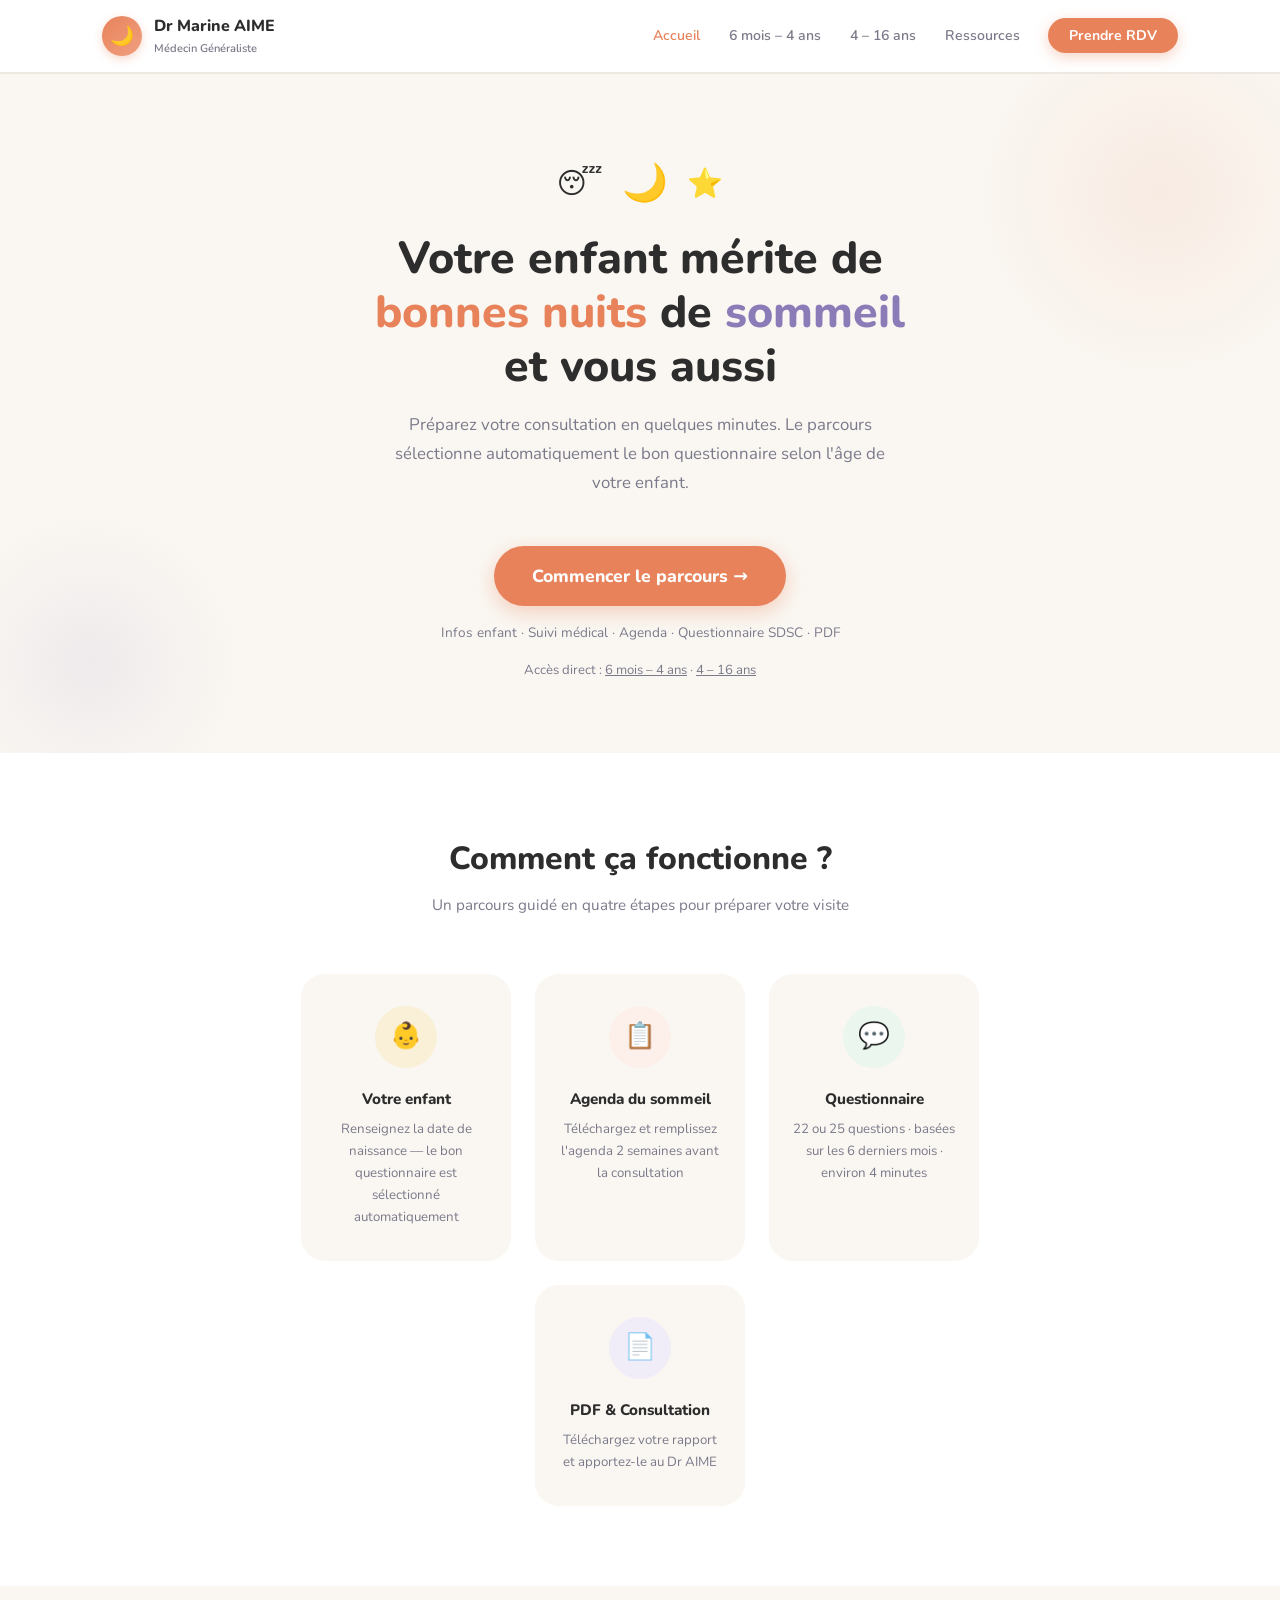
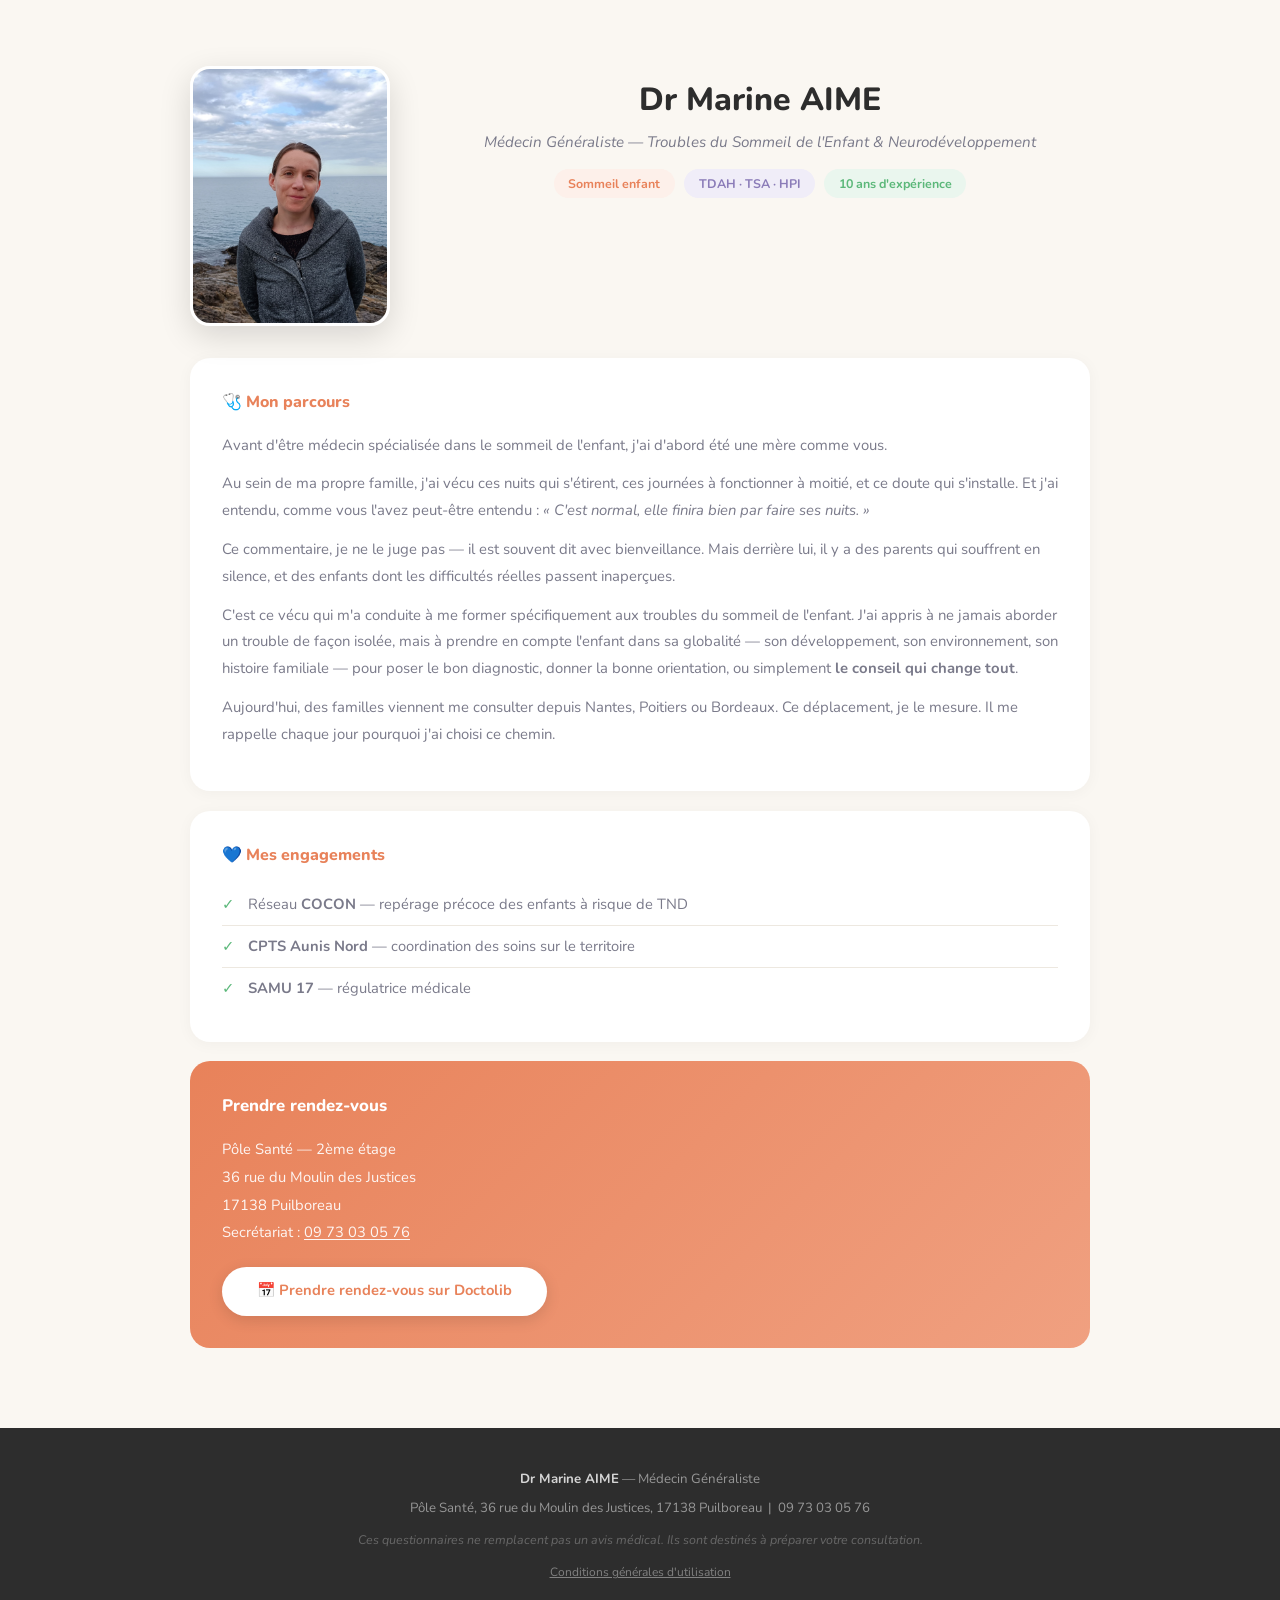
<file: index.html>
<!DOCTYPE html>
<html lang="fr">
<head>
    <meta charset="UTF-8">
    <meta name="viewport" content="width=device-width, initial-scale=1.0">
    <title>Dr Marine AIME — Médecin Troubles du Sommeil Enfant — Puilboreau (17)</title>
    <meta name="description" content="Le Dr Marine AIME, médecin à Puilboreau près de La Rochelle, accompagne les enfants souffrant de troubles du sommeil. Questionnaire en ligne et prise de RDV sur Doctolib.">
    <script type="application/ld+json">
    {
      "@context": "https://schema.org",
      "@type": "Physician",
      "name": "Dr Marine AIME",
      "description": "Médecin généraliste spécialisée en pédiatrie, développement psycho-moteur et troubles du sommeil de l'enfant",
      "medicalSpecialty": "Pediatrics",
      "address": {
        "@type": "PostalAddress",
        "streetAddress": "Pôle Santé, 36 rue du Moulin des Justices",
        "addressLocality": "Puilboreau",
        "postalCode": "17138",
        "addressCountry": "FR"
      },
      "telephone": "09 73 03 05 76",
      "url": "https://dr-marine-aime.fr",
      "sameAs": "https://www.doctolib.fr/medecin-generaliste/vendeuvre-du-poitou/marine-aime",
      "areaServed": {
        "@type": "City",
        "name": "Puilboreau"
      }
    }
    </script>
    <link rel="preconnect" href="https://fonts.googleapis.com">
    <link href="https://fonts.googleapis.com/css2?family=Nunito:wght@300;400;600;700;800&display=swap" rel="stylesheet">
    <link rel="stylesheet" href="style.css">
    <script async src="https://www.googletagmanager.com/gtag/js?id=G-BC6ZM4VB7K"></script>
    <script>
        window.dataLayer = window.dataLayer || [];
        function gtag(){dataLayer.push(arguments);}
        gtag('js', new Date());
        gtag('config', 'G-BC6ZM4VB7K');
        document.addEventListener('click', function(e) {
            var link = e.target.closest('a');
            if (link && link.href && link.href.includes('doctolib')) {
                gtag('event', 'click_doctolib', { page: window.location.pathname });
            }
        });
    </script>
</head>
<body>

<header>
    <nav>
        <div class="logo">
            <div class="logo-badge">🌙</div>
            <div>
                <div class="logo-name">Dr Marine AIME</div>
                <div class="logo-sub">Médecin Généraliste</div>
            </div>
        </div>
        <button class="menu-burger" id="menu-burger" aria-label="Menu de navigation" aria-expanded="false">
            <span></span>
            <span></span>
            <span></span>
        </button>
        <ul class="nav-liens" id="nav-liens">
            <li><a href="index.html" class="actif">Accueil</a></li>
            <li><a href="questionnaire-petit.html">6 mois – 4 ans</a></li>
            <li><a href="questionnaire-grand.html">4 – 16 ans</a></li>
            <li><a href="ressources.html">Ressources</a></li>
            <li><a href="https://www.doctolib.fr/medecin-generaliste/vendeuvre-du-poitou/marine-aime" target="_blank" class="nav-rdv">Prendre RDV</a></li>
        </ul>
    </nav>
</header>

<section class="hero">
    <div class="hero-inner">
        <div class="hero-emoji-cloud">
            <span class="float1 emoji-reveil">
                <span class="emoji-dort">😴</span>
                <span class="emoji-eveille">😊</span>
            </span>
            <span class="float2 emoji-reveil">
                <span class="emoji-dort">🌙</span>
                <span class="emoji-eveille">🌕</span>
            </span>
            <span class="float3 emoji-reveil">
                <span class="emoji-dort">⭐</span>
                <span class="emoji-eveille">🌠</span>
            </span>
        </div>
        <h1>Votre enfant mérite de<br><span class="accent-corail">bonnes nuits</span> de <span class="accent-lavande">sommeil</span><br>et vous aussi</h1>
        <p class="hero-sub">Préparez votre consultation en quelques minutes. Le parcours sélectionne automatiquement le bon questionnaire selon l'âge de votre enfant.</p>
        <div class="hero-cta-unique">
            <a href="parcours.html" class="btn-hero-start">Commencer le parcours →</a>
            <p class="hero-cta-hint">Infos enfant · Suivi médical · Agenda · Questionnaire SDSC · PDF</p>
            <p class="hero-cta-secondaire">Accès direct : <a href="questionnaire-petit.html">6 mois – 4 ans</a> · <a href="questionnaire-grand.html">4 – 16 ans</a></p>
        </div>
    </div>
</section>

<section class="comment">
    <div class="container">
        <h2>Comment ça fonctionne ?</h2>
        <p class="comment-sub">Un parcours guidé en quatre étapes pour préparer votre visite</p>
        <div class="etapes">
            <div class="etape">
                <div class="etape-num etape-num-1">👶</div>
                <h3>Votre enfant</h3>
                <p>Renseignez la date de naissance — le bon questionnaire est sélectionné automatiquement</p>
            </div>
            <div class="etape">
                <div class="etape-num etape-num-2">📋</div>
                <h3>Agenda du sommeil</h3>
                <p>Téléchargez et remplissez l'agenda 2 semaines avant la consultation</p>
            </div>
            <div class="etape">
                <div class="etape-num etape-num-3">💬</div>
                <h3>Questionnaire</h3>
                <p>22 ou 25 questions · basées sur les 6 derniers mois · environ 4 minutes</p>
            </div>
            <div class="etape">
                <div class="etape-num etape-num-4">📄</div>
                <h3>PDF & Consultation</h3>
                <p>Téléchargez votre rapport et apportez-le au Dr AIME</p>
            </div>
        </div>
    </div>
</section>

<section class="presentation">
    <div class="container">

        <div class="pres-profil">
            <img src="dr-marine-aime.jpg" alt="Dr Marine AIME, médecin généraliste spécialisée en troubles du sommeil de l'enfant" class="pres-photo">
            <div class="pres-profil-info">
                <h2>Dr Marine AIME</h2>
                <p class="pres-sous">Médecin Généraliste — Troubles du Sommeil de l'Enfant &amp; Neurodéveloppement</p>
                <div class="pres-pills">
                    <span class="pres-pill pill-corail">Sommeil enfant</span>
                    <span class="pres-pill pill-lavande">TDAH · TSA · HPI</span>
                    <span class="pres-pill pill-vert">10 ans d'expérience</span>
                </div>
            </div>
        </div>

        <div class="pres-bloc">
            <h3>🩺 Mon parcours</h3>
            <p>Avant d'être médecin spécialisée dans le sommeil de l'enfant, j'ai d'abord été une mère comme vous.</p>
            <p>Au sein de ma propre famille, j'ai vécu ces nuits qui s'étirent, ces journées à fonctionner à moitié, et ce doute qui s'installe. Et j'ai entendu, comme vous l'avez peut-être entendu&nbsp;: <em>«&nbsp;C'est normal, elle finira bien par faire ses nuits.&nbsp;»</em></p>
            <p>Ce commentaire, je ne le juge pas — il est souvent dit avec bienveillance. Mais derrière lui, il y a des parents qui souffrent en silence, et des enfants dont les difficultés réelles passent inaperçues.</p>
            <p>C'est ce vécu qui m'a conduite à me former spécifiquement aux troubles du sommeil de l'enfant. J'ai appris à ne jamais aborder un trouble de façon isolée, mais à prendre en compte l'enfant dans sa globalité — son développement, son environnement, son histoire familiale — pour poser le bon diagnostic, donner la bonne orientation, ou simplement <strong>le conseil qui change tout</strong>.</p>
            <p>Aujourd'hui, des familles viennent me consulter depuis Nantes, Poitiers ou Bordeaux. Ce déplacement, je le mesure. Il me rappelle chaque jour pourquoi j'ai choisi ce chemin.</p>
        </div>

        <div class="pres-bloc">
            <h3>💙 Mes engagements</h3>
            <ul class="engagements-liste">
                <li>Réseau <strong>COCON</strong> — repérage précoce des enfants à risque de TND</li>
                <li><strong>CPTS Aunis Nord</strong> — coordination des soins sur le territoire</li>
                <li><strong>SAMU 17</strong> — régulatrice médicale</li>
            </ul>
        </div>

        <div class="contact-card">
            <h3>Prendre rendez-vous</h3>
            <div class="contact-info">
                <p>Pôle Santé — 2ème étage<br>
                36 rue du Moulin des Justices<br>
                17138 Puilboreau</p>
                <p>Secrétariat : <a href="tel:0973030576">09 73 03 05 76</a></p>
            </div>
            <a href="https://www.doctolib.fr/medecin-generaliste/vendeuvre-du-poitou/marine-aime" target="_blank" class="btn-doctolib-grand">
                📅 Prendre rendez-vous sur Doctolib
            </a>
        </div>
    </div>
</section>

<footer>
    <div class="container">
        <p><strong>Dr Marine AIME</strong> — Médecin Généraliste</p>
        <p>Pôle Santé, 36 rue du Moulin des Justices, 17138 Puilboreau &nbsp;|&nbsp; 09 73 03 05 76</p>
        <p class="footer-disclaimer">Ces questionnaires ne remplacent pas un avis médical. Ils sont destinés à préparer votre consultation.</p>
        <p class="footer-legal"><a href="cgu.html">Conditions générales d'utilisation</a></p>
    </div>
</footer>

<script src="nav.js"></script>
</body>
</html>
</file>
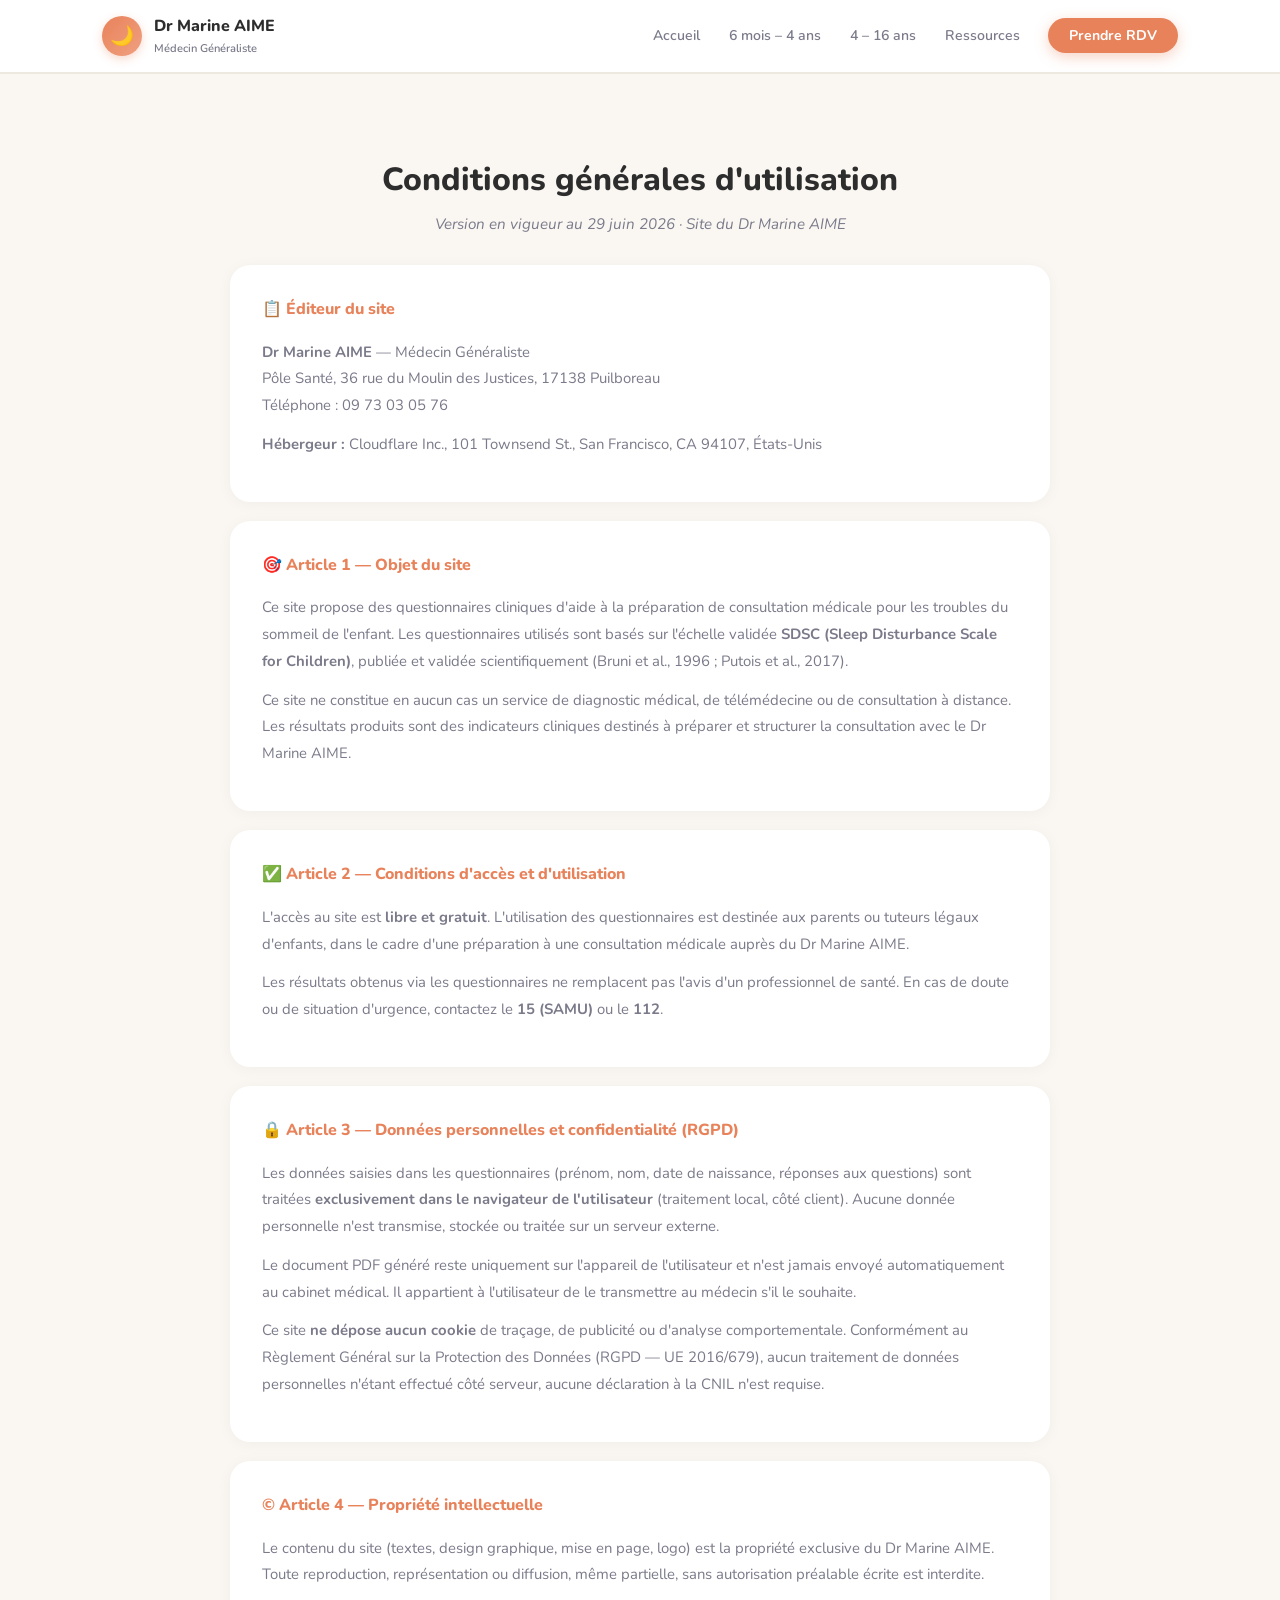
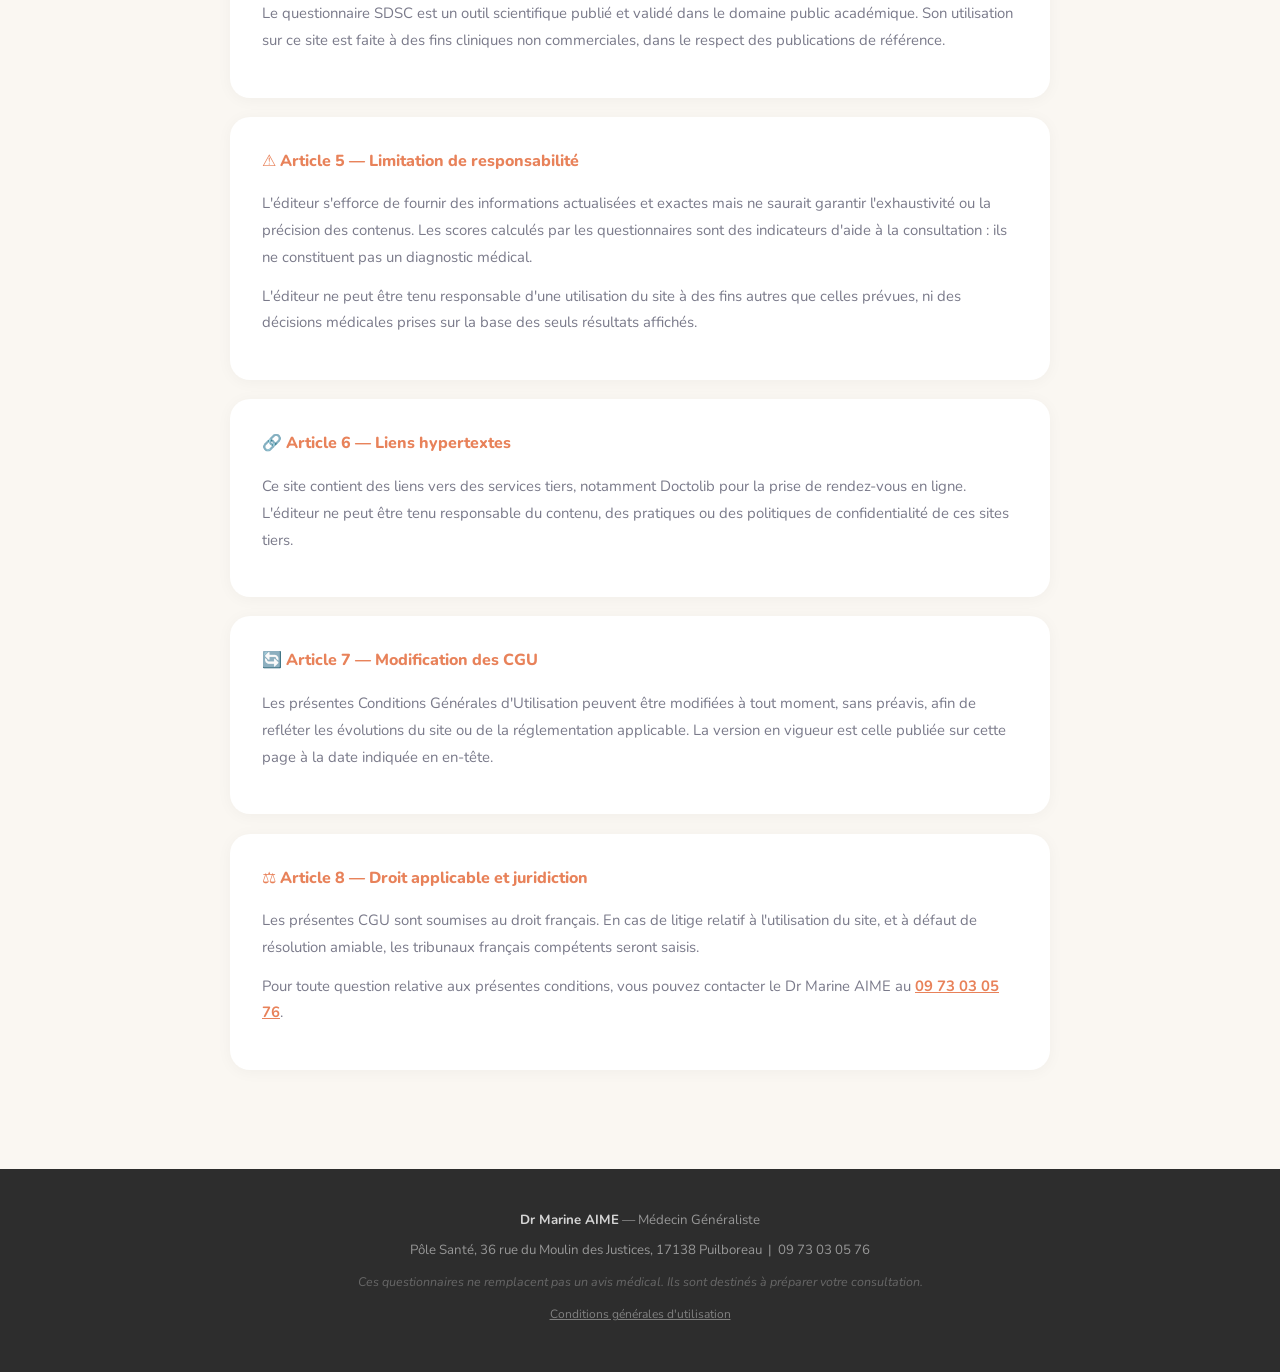
<file: cgu.html>
<!DOCTYPE html>
<html lang="fr">
<head>
    <meta charset="UTF-8">
    <meta name="viewport" content="width=device-width, initial-scale=1.0">
    <title>Conditions d'utilisation — Dr Marine AIME</title>
    <link rel="preconnect" href="https://fonts.googleapis.com">
    <link href="https://fonts.googleapis.com/css2?family=Nunito:wght@300;400;600;700;800&display=swap" rel="stylesheet">
    <link rel="stylesheet" href="style.css">
    <script async src="https://www.googletagmanager.com/gtag/js?id=G-BC6ZM4VB7K"></script>
    <script>
        window.dataLayer = window.dataLayer || [];
        function gtag(){dataLayer.push(arguments);}
        gtag('js', new Date());
        gtag('config', 'G-BC6ZM4VB7K');
        document.addEventListener('click', function(e) {
            var link = e.target.closest('a');
            if (link && link.href && link.href.includes('doctolib')) {
                gtag('event', 'click_doctolib', { page: window.location.pathname });
            }
        });
    </script>
</head>
<body>

<header>
    <nav>
        <div class="logo">
            <div class="logo-badge">🌙</div>
            <div>
                <div class="logo-name">Dr Marine AIME</div>
                <div class="logo-sub">Médecin Généraliste</div>
            </div>
        </div>
        <button class="menu-burger" id="menu-burger" aria-label="Menu de navigation" aria-expanded="false">
            <span></span>
            <span></span>
            <span></span>
        </button>
        <ul class="nav-liens" id="nav-liens">
            <li><a href="index.html">Accueil</a></li>
            <li><a href="questionnaire-petit.html">6 mois – 4 ans</a></li>
            <li><a href="questionnaire-grand.html">4 – 16 ans</a></li>
            <li><a href="ressources.html">Ressources</a></li>
            <li><a href="https://www.doctolib.fr/medecin-generaliste/vendeuvre-du-poitou/marine-aime" target="_blank" class="nav-rdv">Prendre RDV</a></li>
        </ul>
    </nav>
</header>

<section class="presentation">
    <div class="container" style="max-width: 820px;">

        <h2>Conditions générales d'utilisation</h2>
        <p class="pres-sous">Version en vigueur au 29 juin 2026 · Site du Dr Marine AIME</p>

        <div class="pres-bloc">
            <h3>📋 Éditeur du site</h3>
            <p>
                <strong>Dr Marine AIME</strong> — Médecin Généraliste<br>
                Pôle Santé, 36 rue du Moulin des Justices, 17138 Puilboreau<br>
                Téléphone : 09 73 03 05 76
            </p>
            <p>
                <strong>Hébergeur :</strong> Cloudflare Inc., 101 Townsend St., San Francisco, CA 94107, États-Unis
            </p>
        </div>

        <div class="pres-bloc">
            <h3>🎯 Article 1 — Objet du site</h3>
            <p>
                Ce site propose des questionnaires cliniques d'aide à la préparation de consultation médicale pour les troubles du sommeil de l'enfant. Les questionnaires utilisés sont basés sur l'échelle validée <strong>SDSC (Sleep Disturbance Scale for Children)</strong>, publiée et validée scientifiquement (Bruni et al., 1996 ; Putois et al., 2017).
            </p>
            <p>
                Ce site ne constitue en aucun cas un service de diagnostic médical, de télémédecine ou de consultation à distance. Les résultats produits sont des indicateurs cliniques destinés à préparer et structurer la consultation avec le Dr Marine AIME.
            </p>
        </div>

        <div class="pres-bloc">
            <h3>✅ Article 2 — Conditions d'accès et d'utilisation</h3>
            <p>
                L'accès au site est <strong>libre et gratuit</strong>. L'utilisation des questionnaires est destinée aux parents ou tuteurs légaux d'enfants, dans le cadre d'une préparation à une consultation médicale auprès du Dr Marine AIME.
            </p>
            <p>
                Les résultats obtenus via les questionnaires ne remplacent pas l'avis d'un professionnel de santé. En cas de doute ou de situation d'urgence, contactez le <strong>15 (SAMU)</strong> ou le <strong>112</strong>.
            </p>
        </div>

        <div class="pres-bloc">
            <h3>🔒 Article 3 — Données personnelles et confidentialité (RGPD)</h3>
            <p>
                Les données saisies dans les questionnaires (prénom, nom, date de naissance, réponses aux questions) sont traitées <strong>exclusivement dans le navigateur de l'utilisateur</strong> (traitement local, côté client). Aucune donnée personnelle n'est transmise, stockée ou traitée sur un serveur externe.
            </p>
            <p>
                Le document PDF généré reste uniquement sur l'appareil de l'utilisateur et n'est jamais envoyé automatiquement au cabinet médical. Il appartient à l'utilisateur de le transmettre au médecin s'il le souhaite.
            </p>
            <p>
                Ce site <strong>ne dépose aucun cookie</strong> de traçage, de publicité ou d'analyse comportementale. Conformément au Règlement Général sur la Protection des Données (RGPD — UE 2016/679), aucun traitement de données personnelles n'étant effectué côté serveur, aucune déclaration à la CNIL n'est requise.
            </p>
        </div>

        <div class="pres-bloc">
            <h3>©️ Article 4 — Propriété intellectuelle</h3>
            <p>
                Le contenu du site (textes, design graphique, mise en page, logo) est la propriété exclusive du Dr Marine AIME. Toute reproduction, représentation ou diffusion, même partielle, sans autorisation préalable écrite est interdite.
            </p>
            <p>
                Le questionnaire SDSC est un outil scientifique publié et validé dans le domaine public académique. Son utilisation sur ce site est faite à des fins cliniques non commerciales, dans le respect des publications de référence.
            </p>
        </div>

        <div class="pres-bloc">
            <h3>⚠️ Article 5 — Limitation de responsabilité</h3>
            <p>
                L'éditeur s'efforce de fournir des informations actualisées et exactes mais ne saurait garantir l'exhaustivité ou la précision des contenus. Les scores calculés par les questionnaires sont des indicateurs d'aide à la consultation : ils ne constituent pas un diagnostic médical.
            </p>
            <p>
                L'éditeur ne peut être tenu responsable d'une utilisation du site à des fins autres que celles prévues, ni des décisions médicales prises sur la base des seuls résultats affichés.
            </p>
        </div>

        <div class="pres-bloc">
            <h3>🔗 Article 6 — Liens hypertextes</h3>
            <p>
                Ce site contient des liens vers des services tiers, notamment Doctolib pour la prise de rendez-vous en ligne. L'éditeur ne peut être tenu responsable du contenu, des pratiques ou des politiques de confidentialité de ces sites tiers.
            </p>
        </div>

        <div class="pres-bloc">
            <h3>🔄 Article 7 — Modification des CGU</h3>
            <p>
                Les présentes Conditions Générales d'Utilisation peuvent être modifiées à tout moment, sans préavis, afin de refléter les évolutions du site ou de la réglementation applicable. La version en vigueur est celle publiée sur cette page à la date indiquée en en-tête.
            </p>
        </div>

        <div class="pres-bloc">
            <h3>⚖️ Article 8 — Droit applicable et juridiction</h3>
            <p>
                Les présentes CGU sont soumises au droit français. En cas de litige relatif à l'utilisation du site, et à défaut de résolution amiable, les tribunaux français compétents seront saisis.
            </p>
            <p>
                Pour toute question relative aux présentes conditions, vous pouvez contacter le Dr Marine AIME au <a href="tel:0973030576" style="color:var(--corail);font-weight:700;">09 73 03 05 76</a>.
            </p>
        </div>

    </div>
</section>

<footer>
    <div class="container">
        <p><strong>Dr Marine AIME</strong> — Médecin Généraliste</p>
        <p>Pôle Santé, 36 rue du Moulin des Justices, 17138 Puilboreau &nbsp;|&nbsp; 09 73 03 05 76</p>
        <p class="footer-disclaimer">Ces questionnaires ne remplacent pas un avis médical. Ils sont destinés à préparer votre consultation.</p>
        <p class="footer-legal"><a href="cgu.html">Conditions générales d'utilisation</a></p>
    </div>
</footer>

<script src="nav.js"></script>
</body>
</html>
</file>
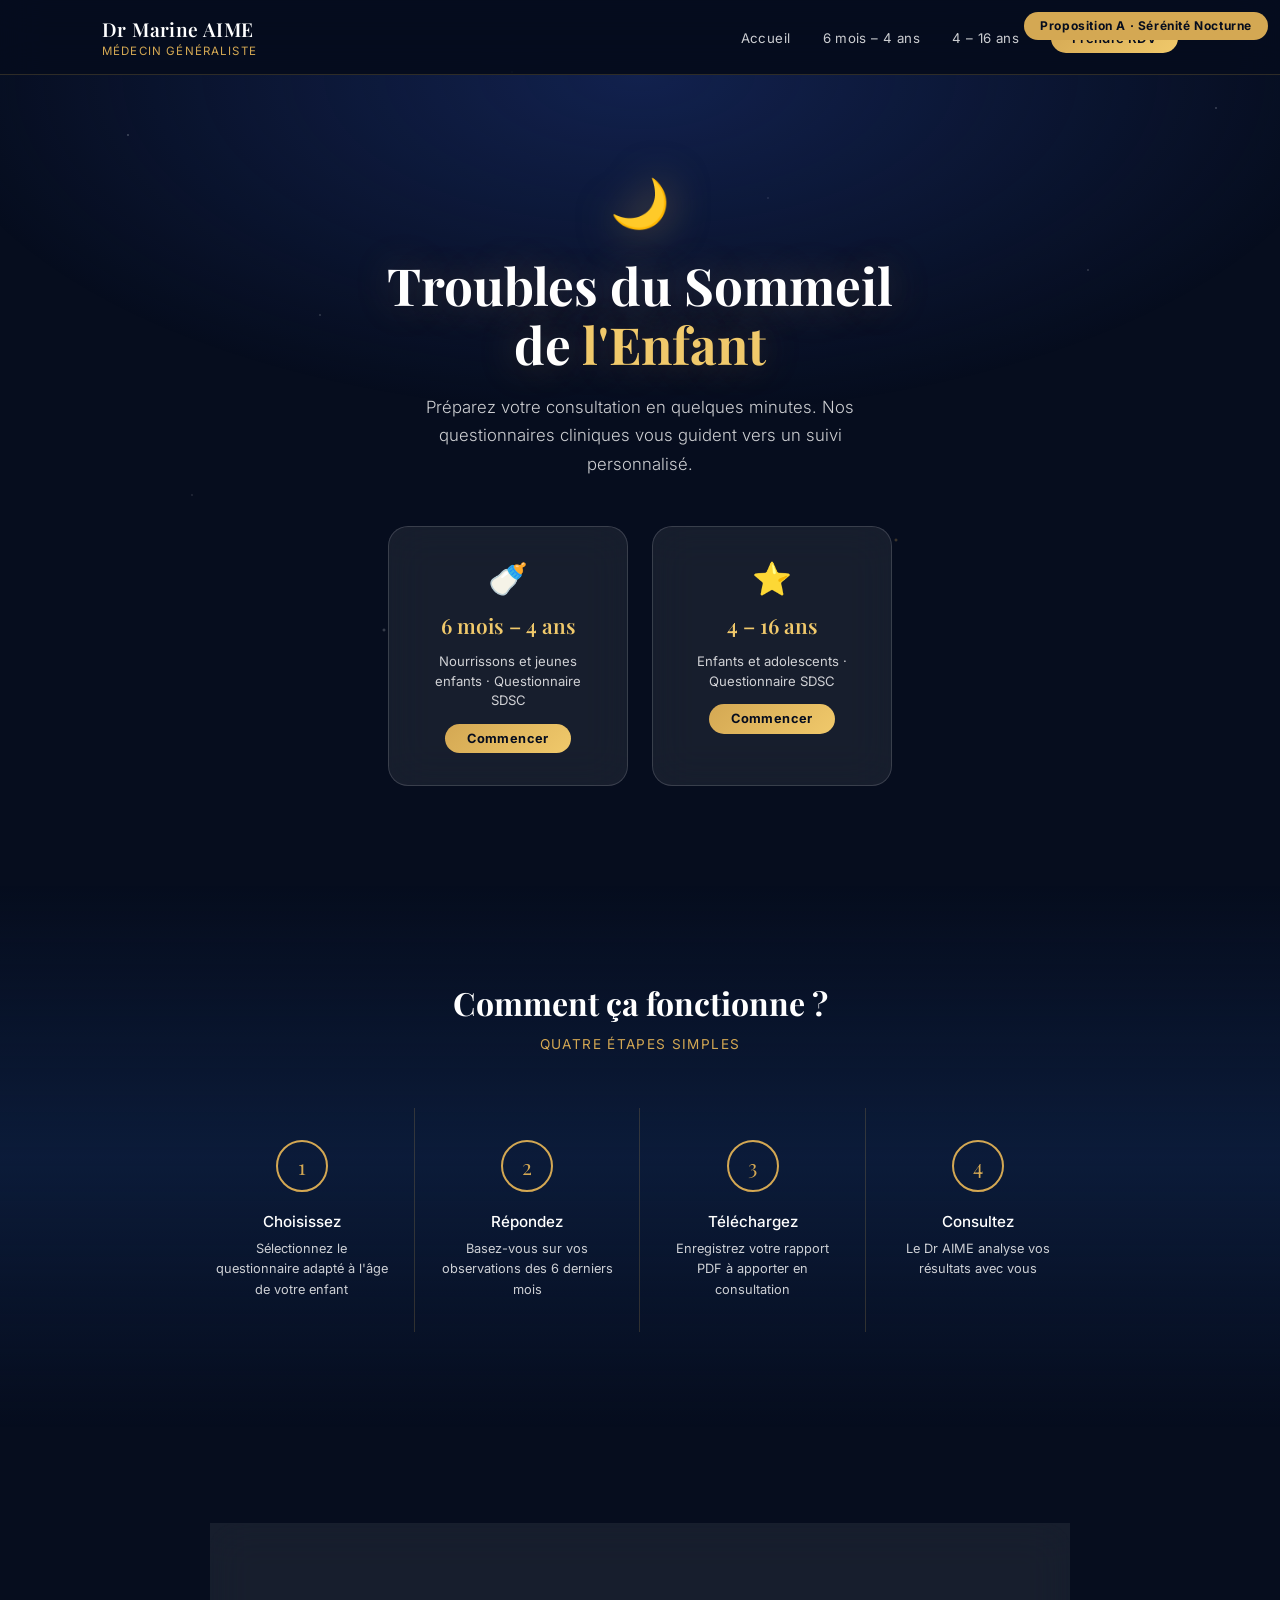
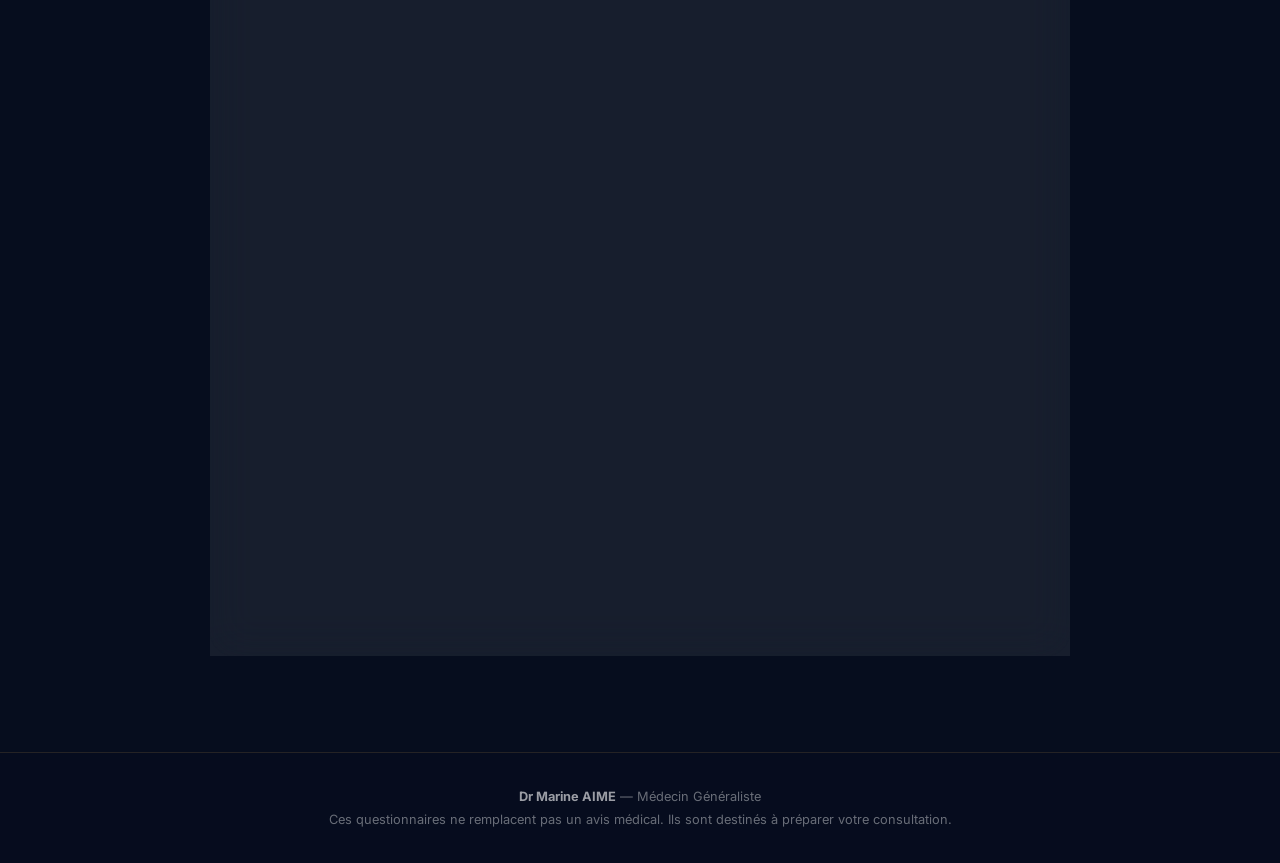
<file: design-A-serenite-nocturne.html>
<!DOCTYPE html>
<html lang="fr">
<head>
<meta charset="UTF-8">
<meta name="viewport" content="width=device-width, initial-scale=1.0">
<title>Proposal A — Sérénité Nocturne</title>
<style>
  /* ── DIRECTION A : SÉRÉNITÉ NOCTURNE ──
     Deep navy + or/ambre · Glassmorphism · Serif élégant
     Ambiance : nuit étoilée, premium, médical haut de gamme
  */
  @import url('https://fonts.googleapis.com/css2?family=Playfair+Display:wght@400;600;700&family=Inter:wght@300;400;500;600&display=swap');

  :root {
    --nuit:    #060d1e;
    --marine:  #0d1f40;
    --indigo:  #1a2f6e;
    --or:      #d4a853;
    --or-clair:#f0c96b;
    --blanc:   #ffffff;
    --blanc80: rgba(255,255,255,.8);
    --glass:   rgba(255,255,255,.07);
    --glass-b: rgba(255,255,255,.15);
  }

  * { margin:0; padding:0; box-sizing:border-box; }

  body {
    font-family: 'Inter', system-ui, sans-serif;
    background: var(--nuit);
    color: var(--blanc);
    overflow-x: hidden;
  }

  /* ── BADGE PROPOSITION ── */
  .badge-prop {
    position: fixed; top:12px; right:12px; z-index:999;
    background: var(--or); color: var(--nuit);
    padding:.4rem 1rem; border-radius:20px;
    font-size:.75rem; font-weight:700; letter-spacing:.05em;
  }

  /* ── ÉTOILES EN FOND ── */
  body::before {
    content:'';
    position:fixed; inset:0;
    background:
      radial-gradient(1px 1px at 10% 15%, rgba(255,255,255,.7) 0%, transparent 100%),
      radial-gradient(1px 1px at 25% 35%, rgba(255,255,255,.5) 0%, transparent 100%),
      radial-gradient(1px 1px at 40% 8%,  rgba(255,255,255,.6) 0%, transparent 100%),
      radial-gradient(1px 1px at 60% 22%, rgba(255,255,255,.4) 0%, transparent 100%),
      radial-gradient(1px 1px at 75% 5%,  rgba(255,255,255,.7) 0%, transparent 100%),
      radial-gradient(1px 1px at 85% 30%, rgba(255,255,255,.5) 0%, transparent 100%),
      radial-gradient(1px 1px at 95% 12%, rgba(255,255,255,.6) 0%, transparent 100%),
      radial-gradient(1px 1px at 15% 55%, rgba(255,255,255,.3) 0%, transparent 100%),
      radial-gradient(1px 1px at 50% 48%, rgba(255,255,255,.4) 0%, transparent 100%),
      radial-gradient(2px 2px at 30% 70%, rgba(255,255,255,.3) 0%, transparent 100%),
      radial-gradient(2px 2px at 70% 60%, rgba(212,168,83,.4) 0%, transparent 100%);
    pointer-events:none;
    z-index:0;
  }

  /* ── NAVIGATION ── */
  header {
    position:sticky; top:0; z-index:100;
    backdrop-filter: blur(20px);
    background: rgba(6,13,30,.8);
    border-bottom: 1px solid rgba(212,168,83,.2);
  }
  nav {
    max-width:1140px; margin:0 auto; padding:1rem 2rem;
    display:flex; justify-content:space-between; align-items:center;
  }
  .logo-nom {
    font-family:'Playfair Display', serif;
    font-size:1.2rem; font-weight:600; color:var(--blanc);
    letter-spacing:.02em;
  }
  .logo-sub { font-size:.72rem; color:var(--or); letter-spacing:.1em; text-transform:uppercase; margin-top:.1rem; }
  .nav-liens { list-style:none; display:flex; gap:2rem; align-items:center; }
  .nav-liens a {
    color:var(--blanc80); text-decoration:none; font-size:.83rem;
    letter-spacing:.03em; transition:color .2s;
  }
  .nav-liens a:hover { color:var(--or-clair); }
  .btn-rdv {
    background: linear-gradient(135deg, var(--or), var(--or-clair));
    color: var(--nuit) !important;
    padding:.45rem 1.3rem; border-radius:25px;
    font-weight:600; font-size:.82rem !important;
    transition:opacity .2s !important;
  }
  .btn-rdv:hover { opacity:.85; }

  /* ── HERO ── */
  .hero {
    position:relative; z-index:1;
    min-height:90vh; display:flex; align-items:center; justify-content:center;
    text-align:center; padding:5rem 2rem;
    background: radial-gradient(ellipse 80% 60% at 50% 0%, rgba(26,47,110,.6) 0%, transparent 70%);
  }
  .hero-inner { max-width:700px; }

  .hero-lune {
    font-size:3rem; margin-bottom:1.5rem; display:block;
    filter:drop-shadow(0 0 20px rgba(212,168,83,.5));
    animation: float 4s ease-in-out infinite;
  }
  @keyframes float { 0%,100%{transform:translateY(0)} 50%{transform:translateY(-10px)} }

  .hero h1 {
    font-family:'Playfair Display', serif;
    font-size:3.2rem; line-height:1.15; font-weight:700;
    color:var(--blanc);
    text-shadow: 0 0 40px rgba(212,168,83,.3);
    margin-bottom:1.2rem;
  }
  .hero h1 em { color:var(--or-clair); font-style:normal; }

  .hero-sub {
    font-size:1.05rem; color:var(--blanc80); line-height:1.7;
    max-width:500px; margin:0 auto 3rem;
    font-weight:300;
  }

  .hero-cartes { display:flex; justify-content:center; gap:1.5rem; flex-wrap:wrap; }
  .hero-carte {
    background: var(--glass);
    backdrop-filter: blur(20px);
    border: 1px solid var(--glass-b);
    border-radius:20px; padding:2rem 1.8rem;
    width:240px; text-decoration:none; color:var(--blanc);
    transition:all .3s;
    display:flex; flex-direction:column; align-items:center; gap:.8rem;
  }
  .hero-carte:hover {
    background: rgba(212,168,83,.12);
    border-color: var(--or);
    transform:translateY(-8px);
    box-shadow: 0 20px 60px rgba(0,0,0,.4), 0 0 30px rgba(212,168,83,.15);
  }
  .carte-icone { font-size:2rem; }
  .carte-age {
    font-family:'Playfair Display', serif;
    font-size:1.3rem; font-weight:600; color:var(--or-clair);
  }
  .carte-desc { font-size:.82rem; color:var(--blanc80); text-align:center; line-height:1.5; }
  .carte-btn {
    background:linear-gradient(135deg,var(--or),var(--or-clair));
    color:var(--nuit); padding:.45rem 1.4rem; border-radius:20px;
    font-weight:700; font-size:.8rem; letter-spacing:.03em;
  }

  /* ── ÉTAPES ── */
  .etapes-section {
    position:relative; z-index:1;
    padding:6rem 2rem;
    background: linear-gradient(180deg, transparent, rgba(13,31,64,.8), transparent);
  }
  .etapes-section h2 {
    font-family:'Playfair Display', serif;
    text-align:center; font-size:2rem; margin-bottom:.8rem; color:var(--blanc);
  }
  .etapes-sub { text-align:center; color:var(--or); font-size:.85rem; letter-spacing:.1em; text-transform:uppercase; margin-bottom:3.5rem; }
  .etapes-grille {
    display:flex; justify-content:center; gap:1px; flex-wrap:wrap;
    max-width:900px; margin:0 auto;
  }
  .etape {
    flex:1; min-width:200px; padding:2rem 1.5rem; text-align:center;
    border-right:1px solid rgba(212,168,83,.2);
    position:relative;
  }
  .etape:last-child { border-right:none; }
  .etape-num {
    width:52px; height:52px; margin:0 auto 1.2rem;
    border:2px solid var(--or); border-radius:50%;
    display:flex; align-items:center; justify-content:center;
    font-family:'Playfair Display', serif;
    font-size:1.3rem; color:var(--or);
  }
  .etape h3 { font-size:.95rem; color:var(--blanc); margin-bottom:.5rem; font-weight:500; }
  .etape p { font-size:.8rem; color:var(--blanc80); line-height:1.6; }

  /* ── MÉDECIN ── */
  .medecin-section {
    position:relative; z-index:1;
    padding:6rem 2rem;
  }
  .medecin-inner {
    max-width:860px; margin:0 auto;
    background:var(--glass);
    backdrop-filter:blur(20px);
    border:1px solid var(--glass-b);
    border-radius:24px; padding:3.5rem;
  }
  .medecin-inner h2 {
    font-family:'Playfair Display', serif;
    font-size:2.2rem; color:var(--blanc); margin-bottom:.4rem;
  }
  .medecin-sous { color:var(--or); font-size:.85rem; letter-spacing:.08em; text-transform:uppercase; margin-bottom:2.5rem; }
  .medecin-inner p { color:var(--blanc80); line-height:1.8; margin-bottom:1rem; font-size:.95rem; }
  .separateur { border:none; border-top:1px solid rgba(212,168,83,.2); margin:2rem 0; }
  .engagements { list-style:none; }
  .engagements li {
    padding:.6rem 0;
    border-bottom:1px solid rgba(255,255,255,.06);
    font-size:.9rem; color:var(--blanc80);
    display:flex; align-items:center; gap:.8rem;
  }
  .engagements li::before { content:'◆'; color:var(--or); font-size:.6rem; }

  .contact-glass {
    background:rgba(212,168,83,.08);
    border:1px solid rgba(212,168,83,.25);
    border-radius:16px; padding:2rem; margin-top:2rem;
    display:flex; justify-content:space-between; align-items:center; flex-wrap:wrap; gap:1.5rem;
  }
  .contact-glass p { color:var(--blanc80); font-size:.9rem; line-height:1.8; }
  .btn-doctolib {
    background:linear-gradient(135deg,var(--or),var(--or-clair));
    color:var(--nuit); padding:.8rem 2rem; border-radius:25px;
    font-weight:700; text-decoration:none; font-size:.9rem;
    white-space:nowrap;
    box-shadow:0 4px 20px rgba(212,168,83,.3);
    transition:transform .2s, box-shadow .2s;
  }
  .btn-doctolib:hover { transform:translateY(-2px); box-shadow:0 8px 30px rgba(212,168,83,.4); }

  /* ── FOOTER ── */
  footer {
    position:relative; z-index:1;
    border-top:1px solid rgba(212,168,83,.15);
    padding:2rem; text-align:center;
    background:rgba(6,13,30,.5);
  }
  footer p { font-size:.8rem; color:rgba(255,255,255,.4); line-height:1.8; }

  @media(max-width:700px) {
    .hero h1 { font-size:2rem; }
    .etape { border-right:none; border-bottom:1px solid rgba(212,168,83,.2); }
    .medecin-inner { padding:2rem; }
    .contact-glass { flex-direction:column; }
    .nav-liens { display:none; }
  }
</style>
</head>
<body>

<div class="badge-prop">Proposition A · Sérénité Nocturne</div>

<header>
  <nav>
    <div>
      <div class="logo-nom">Dr Marine AIME</div>
      <div class="logo-sub">Médecin Généraliste</div>
    </div>
    <ul class="nav-liens">
      <li><a href="#">Accueil</a></li>
      <li><a href="#">6 mois – 4 ans</a></li>
      <li><a href="#">4 – 16 ans</a></li>
      <li><a href="#" class="btn-rdv">Prendre RDV</a></li>
    </ul>
  </nav>
</header>

<section class="hero">
  <div class="hero-inner">
    <span class="hero-lune">🌙</span>
    <h1>Troubles du Sommeil<br>de <em>l'Enfant</em></h1>
    <p class="hero-sub">Préparez votre consultation en quelques minutes. Nos questionnaires cliniques vous guident vers un suivi personnalisé.</p>
    <div class="hero-cartes">
      <a href="#" class="hero-carte">
        <span class="carte-icone">🍼</span>
        <div class="carte-age">6 mois – 4 ans</div>
        <div class="carte-desc">Nourrissons et jeunes enfants · Questionnaire SDSC</div>
        <div class="carte-btn">Commencer</div>
      </a>
      <a href="#" class="hero-carte">
        <span class="carte-icone">⭐</span>
        <div class="carte-age">4 – 16 ans</div>
        <div class="carte-desc">Enfants et adolescents · Questionnaire SDSC</div>
        <div class="carte-btn">Commencer</div>
      </a>
    </div>
  </div>
</section>

<section class="etapes-section">
  <h2>Comment ça fonctionne ?</h2>
  <p class="etapes-sub">Quatre étapes simples</p>
  <div class="etapes-grille">
    <div class="etape">
      <div class="etape-num">1</div>
      <h3>Choisissez</h3>
      <p>Sélectionnez le questionnaire adapté à l'âge de votre enfant</p>
    </div>
    <div class="etape">
      <div class="etape-num">2</div>
      <h3>Répondez</h3>
      <p>Basez-vous sur vos observations des 6 derniers mois</p>
    </div>
    <div class="etape">
      <div class="etape-num">3</div>
      <h3>Téléchargez</h3>
      <p>Enregistrez votre rapport PDF à apporter en consultation</p>
    </div>
    <div class="etape">
      <div class="etape-num">4</div>
      <h3>Consultez</h3>
      <p>Le Dr AIME analyse vos résultats avec vous</p>
    </div>
  </div>
</section>

<section class="medecin-section">
  <div class="medecin-inner">
    <h2>Dr Marine AIME</h2>
    <p class="medecin-sous">Médecin Généraliste · Troubles du Sommeil · Neurodéveloppement</p>
    <p>Médecin généraliste installée depuis dix ans dans la région de La Rochelle, j'ai orienté ma pratique vers la santé des enfants et des adolescents.</p>
    <p>Les troubles du sommeil sont souvent mal identifiés — pourtant, les prendre en charge tôt change profondément le quotidien de toute une famille. Je me suis spécifiquement formée aux <strong style="color:var(--or-clair)">troubles du sommeil de l'enfant</strong> et aux <strong style="color:var(--or-clair)">troubles du neurodéveloppement</strong> (TDAH, TSA, HPI).</p>
    <hr class="separateur">
    <ul class="engagements">
      <li>Réseau <strong>COCON</strong> — repérage précoce des enfants à risque de TND</li>
      <li><strong>CPTS Aunis Nord</strong> — coordination des soins sur le territoire</li>
      <li><strong>SAMU 17</strong> — régulatrice médicale</li>
    </ul>
    <div class="contact-glass">
      <div>
        <p><strong style="color:var(--blanc)">Pôle Santé — 2ème étage</strong><br>
        36 rue du Moulin des Justices · 17138 Puilboreau<br>
        Secrétariat : 09 73 03 05 76</p>
      </div>
      <a href="#" class="btn-doctolib">Prendre rendez-vous sur Doctolib →</a>
    </div>
  </div>
</section>

<footer>
  <p><strong style="color:rgba(255,255,255,.6)">Dr Marine AIME</strong> — Médecin Généraliste</p>
  <p>Ces questionnaires ne remplacent pas un avis médical. Ils sont destinés à préparer votre consultation.</p>
</footer>

</body>
</html>
</file>
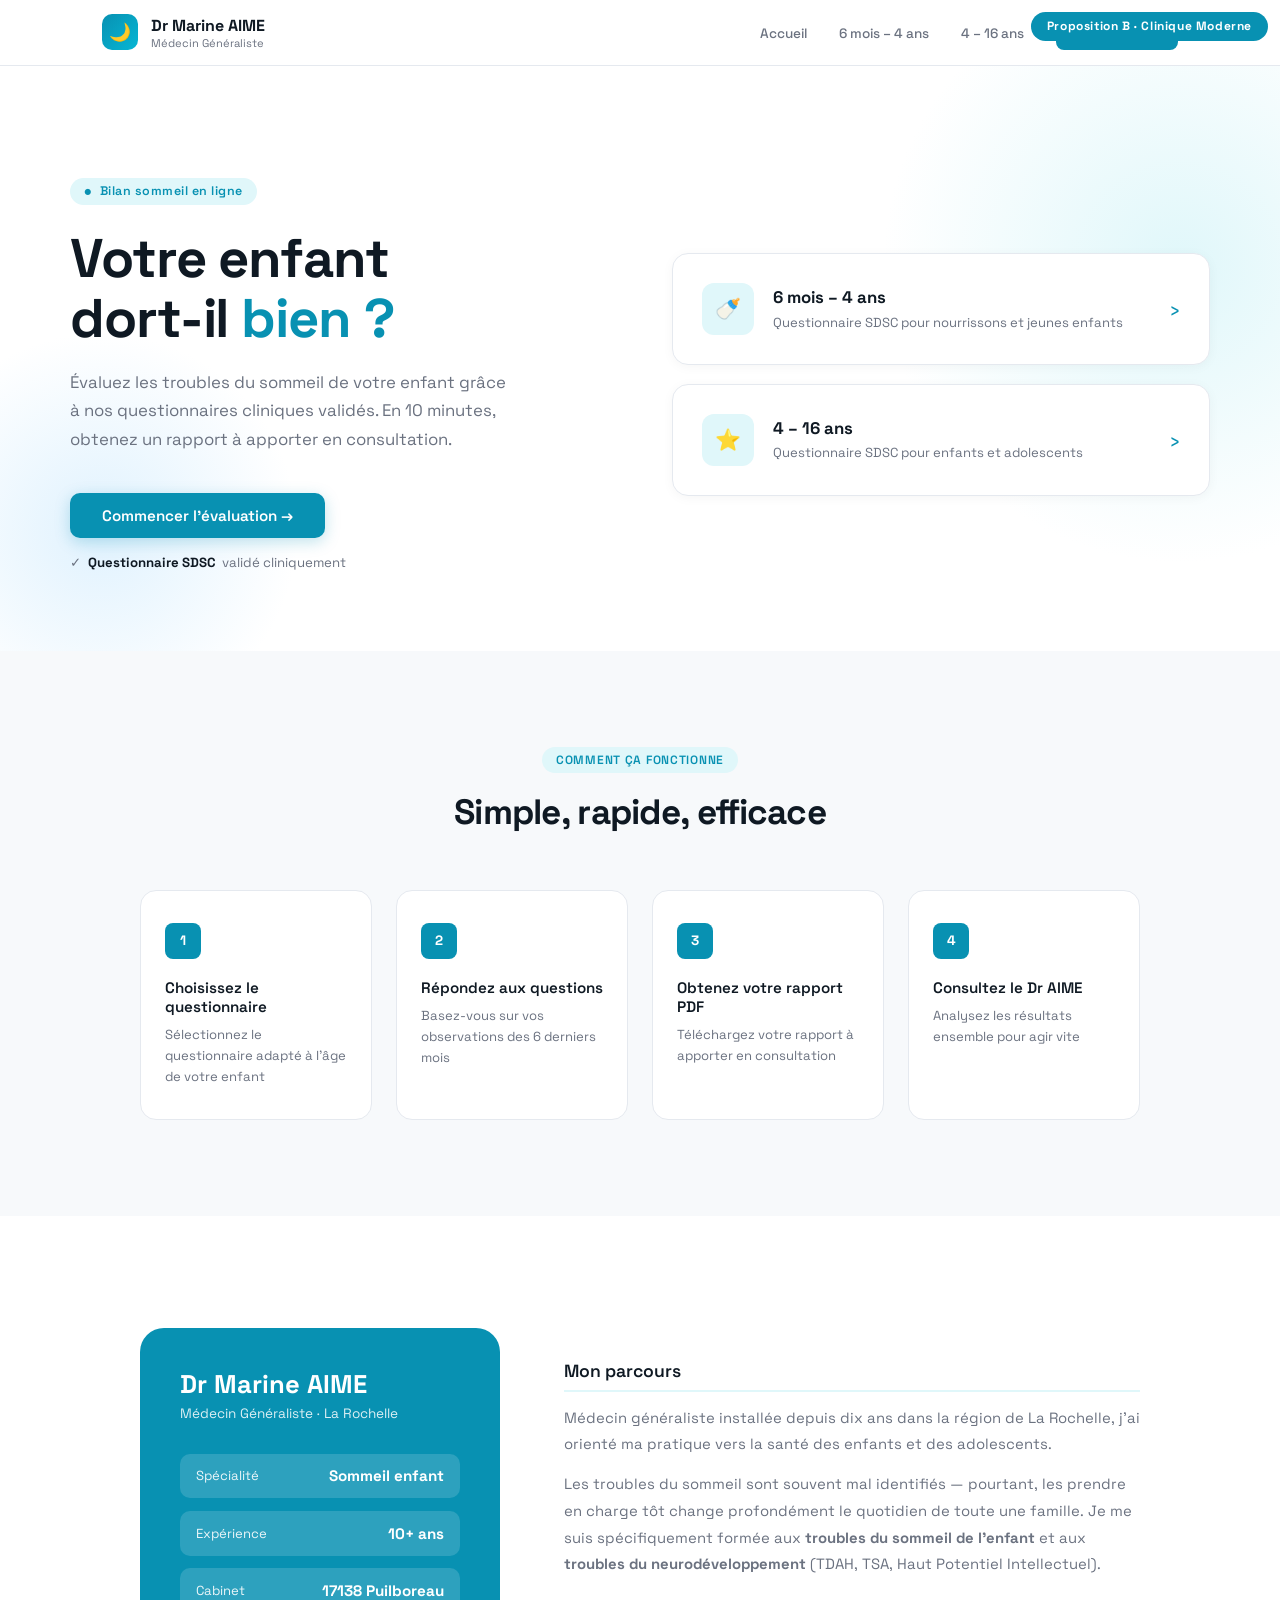
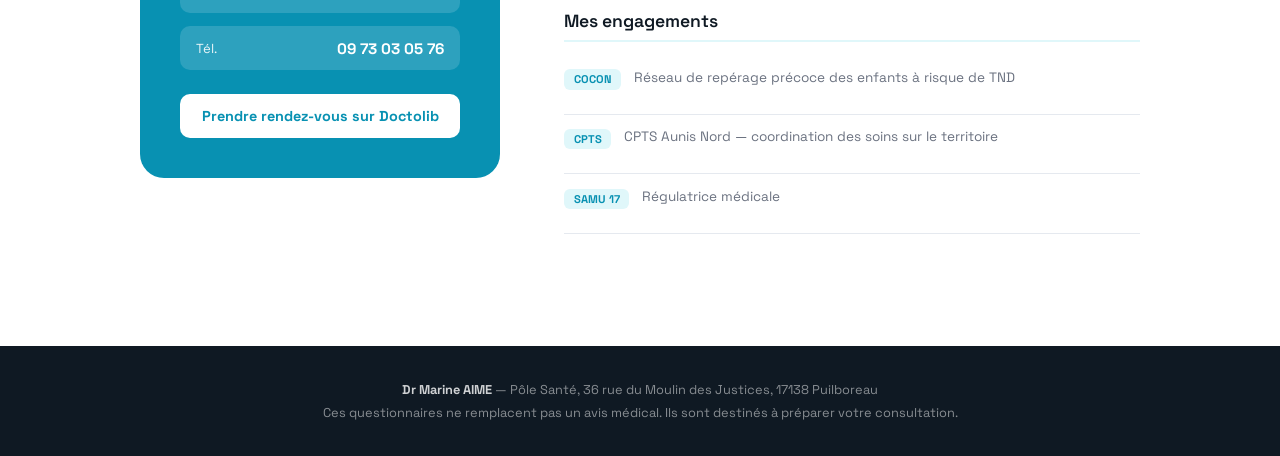
<file: design-B-clinique-moderne.html>
<!DOCTYPE html>
<html lang="fr">
<head>
<meta charset="UTF-8">
<meta name="viewport" content="width=device-width, initial-scale=1.0">
<title>Proposal B — Clinique Moderne</title>
<style>
  /* ── DIRECTION B : CLINIQUE MODERNE ──
     Blanc immaculé + teal électrique · Typographie géante · Startup santé
     Ambiance : confiance, innovation, SaaS médical
  */
  @import url('https://fonts.googleapis.com/css2?family=Space+Grotesk:wght@300;400;500;600;700&display=swap');

  :root {
    --blanc:   #ffffff;
    --off:     #f7f9fb;
    --gris:    #f0f2f5;
    --texte:   #0f1923;
    --texte2:  #6b7280;
    --teal:    #0891b2;
    --teal2:   #06b6d4;
    --teal-clair: #e0f7fa;
    --vert:    #059669;
    --noir:    #0f1923;
    --bordure: #e5e9ef;
  }

  * { margin:0; padding:0; box-sizing:border-box; }

  body {
    font-family:'Space Grotesk', system-ui, sans-serif;
    background:var(--blanc); color:var(--texte);
    overflow-x:hidden;
  }

  .badge-prop {
    position:fixed; top:12px; right:12px; z-index:999;
    background:var(--teal); color:#fff;
    padding:.4rem 1rem; border-radius:20px;
    font-size:.75rem; font-weight:700; letter-spacing:.05em;
  }

  /* ── NAVIGATION ── */
  header {
    position:sticky; top:0; z-index:100;
    background:rgba(255,255,255,.92);
    backdrop-filter:blur(12px);
    border-bottom:1px solid var(--bordure);
  }
  nav {
    max-width:1140px; margin:0 auto; padding:.9rem 2rem;
    display:flex; justify-content:space-between; align-items:center;
  }
  .logo-wrap { display:flex; align-items:center; gap:.8rem; }
  .logo-dot {
    width:36px; height:36px; border-radius:10px;
    background:linear-gradient(135deg,var(--teal),var(--teal2));
    display:flex; align-items:center; justify-content:center;
    font-size:1.1rem;
  }
  .logo-nom { font-size:1rem; font-weight:700; color:var(--texte); }
  .logo-sub { font-size:.7rem; color:var(--texte2); }
  .nav-liens { list-style:none; display:flex; gap:2rem; align-items:center; }
  .nav-liens a { color:var(--texte2); text-decoration:none; font-size:.85rem; font-weight:500; transition:color .2s; }
  .nav-liens a:hover { color:var(--teal); }
  .btn-rdv {
    background:var(--teal); color:#fff !important;
    padding:.5rem 1.3rem; border-radius:8px;
    font-weight:600 !important; font-size:.85rem !important;
    transition:background .2s !important;
  }
  .btn-rdv:hover { background:var(--teal2) !important; color:#fff !important; }

  /* ── HERO ── */
  .hero {
    padding:7rem 2rem 5rem;
    background:var(--blanc);
    position:relative; overflow:hidden;
  }
  /* fond géométrique */
  .hero::before {
    content:'';
    position:absolute; top:-100px; right:-200px;
    width:600px; height:600px;
    background:radial-gradient(circle, var(--teal-clair) 0%, transparent 70%);
    border-radius:50%; z-index:0;
  }
  .hero::after {
    content:'';
    position:absolute; bottom:-80px; left:-100px;
    width:400px; height:400px;
    background:radial-gradient(circle, #e0f2fe 0%, transparent 70%);
    border-radius:50%; z-index:0;
  }
  .hero-inner {
    max-width:1140px; margin:0 auto;
    position:relative; z-index:1;
    display:grid; grid-template-columns:1fr 1fr; gap:4rem; align-items:center;
  }
  .hero-texte {}
  .hero-tag {
    display:inline-flex; align-items:center; gap:.5rem;
    background:var(--teal-clair); color:var(--teal);
    padding:.35rem .9rem; border-radius:20px;
    font-size:.78rem; font-weight:600; letter-spacing:.04em;
    margin-bottom:1.5rem;
  }
  .hero-tag::before { content:'●'; font-size:.5rem; }
  .hero h1 {
    font-size:3.4rem; font-weight:700; line-height:1.1;
    color:var(--texte); margin-bottom:1.2rem; letter-spacing:-.02em;
  }
  .hero h1 span { color:var(--teal); }
  .hero-sub { font-size:1.05rem; color:var(--texte2); line-height:1.7; margin-bottom:2.5rem; max-width:440px; }
  .hero-actions { display:flex; gap:1rem; flex-wrap:wrap; align-items:center; }
  .btn-primaire {
    background:var(--teal); color:#fff;
    padding:.8rem 2rem; border-radius:10px;
    font-weight:600; text-decoration:none; font-size:.95rem;
    transition:all .2s;
    box-shadow:0 4px 15px rgba(8,145,178,.25);
  }
  .btn-primaire:hover { background:var(--teal2); transform:translateY(-2px); box-shadow:0 8px 25px rgba(8,145,178,.3); }
  .hero-stat { font-size:.83rem; color:var(--texte2); display:flex; align-items:center; gap:.4rem; }
  .hero-stat strong { color:var(--texte); }

  /* ── HERO CARTES ── */
  .hero-cartes {
    display:flex; flex-direction:column; gap:1.2rem;
  }
  .hero-carte {
    background:var(--blanc);
    border:1.5px solid var(--bordure);
    border-radius:16px; padding:1.8rem;
    text-decoration:none; color:var(--texte);
    transition:all .2s;
    display:flex; align-items:center; gap:1.2rem;
    box-shadow:0 2px 12px rgba(0,0,0,.04);
  }
  .hero-carte:hover {
    border-color:var(--teal);
    box-shadow:0 8px 30px rgba(8,145,178,.12);
    transform:translateX(4px);
  }
  .carte-num {
    width:52px; height:52px; flex-shrink:0;
    background:var(--teal-clair); border-radius:12px;
    display:flex; align-items:center; justify-content:center;
    font-size:1.3rem; font-weight:700; color:var(--teal);
  }
  .carte-texte {}
  .carte-age { font-size:1.05rem; font-weight:700; color:var(--texte); margin-bottom:.3rem; }
  .carte-desc { font-size:.82rem; color:var(--texte2); line-height:1.5; }
  .carte-arrow { margin-left:auto; color:var(--teal); font-size:1.3rem; flex-shrink:0; }

  /* ── ÉTAPES ── */
  .etapes-section {
    padding:6rem 2rem;
    background:var(--off);
  }
  .section-tag {
    text-align:center; margin-bottom:1rem;
    display:block;
  }
  .tag-inline {
    display:inline-block;
    background:var(--teal-clair); color:var(--teal);
    padding:.3rem .9rem; border-radius:20px;
    font-size:.75rem; font-weight:600; letter-spacing:.06em; text-transform:uppercase;
  }
  .etapes-section h2 {
    text-align:center; font-size:2.2rem; font-weight:700;
    color:var(--texte); margin-bottom:3.5rem;
    letter-spacing:-.02em;
  }
  .etapes-grille {
    display:grid; grid-template-columns:repeat(4,1fr); gap:1.5rem;
    max-width:1000px; margin:0 auto;
  }
  .etape {
    background:var(--blanc); border-radius:16px;
    padding:2rem 1.5rem; text-align:left;
    border:1px solid var(--bordure);
    transition:all .2s;
  }
  .etape:hover { box-shadow:0 8px 30px rgba(0,0,0,.06); transform:translateY(-4px); }
  .etape-num {
    width:36px; height:36px;
    background:var(--teal); border-radius:8px;
    display:flex; align-items:center; justify-content:center;
    font-size:.85rem; font-weight:700; color:#fff;
    margin-bottom:1.2rem;
  }
  .etape h3 { font-size:.95rem; font-weight:600; color:var(--texte); margin-bottom:.5rem; }
  .etape p { font-size:.82rem; color:var(--texte2); line-height:1.6; }

  /* ── MÉDECIN ── */
  .medecin-section {
    padding:7rem 2rem;
    background:var(--blanc);
  }
  .medecin-inner {
    max-width:1000px; margin:0 auto;
    display:grid; grid-template-columns:1fr 1.6fr; gap:4rem; align-items:start;
  }
  .medecin-card {
    background:var(--teal);
    border-radius:24px; padding:2.5rem;
    color:#fff; position:sticky; top:100px;
  }
  .medecin-card h2 { font-size:1.6rem; font-weight:700; margin-bottom:.3rem; }
  .medecin-card p { font-size:.85rem; opacity:.85; margin-bottom:2rem; }
  .stat-line {
    background:rgba(255,255,255,.15); border-radius:10px;
    padding:.8rem 1rem; margin-bottom:.8rem;
    display:flex; justify-content:space-between; align-items:center;
  }
  .stat-line span { font-size:.82rem; opacity:.9; }
  .stat-line strong { font-size:.95rem; }
  .btn-doctolib {
    display:block; width:100%; text-align:center;
    background:#fff; color:var(--teal);
    padding:.8rem; border-radius:10px;
    font-weight:700; text-decoration:none; font-size:.9rem;
    margin-top:1.5rem; transition:opacity .2s;
  }
  .btn-doctolib:hover { opacity:.9; }

  .medecin-contenu h3 {
    font-size:1.1rem; font-weight:600; color:var(--texte);
    margin:2rem 0 .8rem;
    padding-bottom:.5rem; border-bottom:2px solid var(--teal-clair);
  }
  .medecin-contenu p { font-size:.93rem; color:var(--texte2); line-height:1.8; margin-bottom:.8rem; }
  .engagement-item {
    display:flex; align-items:flex-start; gap:.8rem;
    padding:.8rem 0; border-bottom:1px solid var(--bordure);
  }
  .eng-badge {
    background:var(--teal-clair); color:var(--teal);
    padding:.2rem .6rem; border-radius:6px;
    font-size:.7rem; font-weight:700; white-space:nowrap; flex-shrink:0;
    margin-top:.1rem;
  }
  .engagement-item p { font-size:.85rem; color:var(--texte2); line-height:1.5; }

  /* ── FOOTER ── */
  footer {
    background:var(--texte); color:rgba(255,255,255,.5);
    padding:2rem; text-align:center;
  }
  footer p { font-size:.8rem; line-height:1.8; }
  footer strong { color:rgba(255,255,255,.8); }

  @media(max-width:900px) {
    .hero-inner { grid-template-columns:1fr; gap:2.5rem; }
    .etapes-grille { grid-template-columns:1fr 1fr; }
    .medecin-inner { grid-template-columns:1fr; }
    .medecin-card { position:static; }
    .nav-liens { display:none; }
    .hero h1 { font-size:2.2rem; }
  }
</style>
</head>
<body>

<div class="badge-prop">Proposition B · Clinique Moderne</div>

<header>
  <nav>
    <div class="logo-wrap">
      <div class="logo-dot">🌙</div>
      <div>
        <div class="logo-nom">Dr Marine AIME</div>
        <div class="logo-sub">Médecin Généraliste</div>
      </div>
    </div>
    <ul class="nav-liens">
      <li><a href="#">Accueil</a></li>
      <li><a href="#">6 mois – 4 ans</a></li>
      <li><a href="#">4 – 16 ans</a></li>
      <li><a href="#" class="btn-rdv">Prendre RDV</a></li>
    </ul>
  </nav>
</header>

<section class="hero">
  <div class="hero-inner">
    <div class="hero-texte">
      <div class="hero-tag">Bilan sommeil en ligne</div>
      <h1>Votre enfant<br>dort-il <span>bien ?</span></h1>
      <p class="hero-sub">Évaluez les troubles du sommeil de votre enfant grâce à nos questionnaires cliniques validés. En 10 minutes, obtenez un rapport à apporter en consultation.</p>
      <div class="hero-actions">
        <a href="#" class="btn-primaire">Commencer l'évaluation →</a>
        <span class="hero-stat">✓ <strong>Questionnaire SDSC</strong> validé cliniquement</span>
      </div>
    </div>
    <div class="hero-cartes">
      <a href="#" class="hero-carte">
        <div class="carte-num">🍼</div>
        <div class="carte-texte">
          <div class="carte-age">6 mois – 4 ans</div>
          <div class="carte-desc">Questionnaire SDSC pour nourrissons et jeunes enfants</div>
        </div>
        <div class="carte-arrow">›</div>
      </a>
      <a href="#" class="hero-carte">
        <div class="carte-num">⭐</div>
        <div class="carte-texte">
          <div class="carte-age">4 – 16 ans</div>
          <div class="carte-desc">Questionnaire SDSC pour enfants et adolescents</div>
        </div>
        <div class="carte-arrow">›</div>
      </a>
    </div>
  </div>
</section>

<section class="etapes-section">
  <span class="section-tag"><span class="tag-inline">Comment ça fonctionne</span></span>
  <h2>Simple, rapide, efficace</h2>
  <div class="etapes-grille">
    <div class="etape">
      <div class="etape-num">1</div>
      <h3>Choisissez le questionnaire</h3>
      <p>Sélectionnez le questionnaire adapté à l'âge de votre enfant</p>
    </div>
    <div class="etape">
      <div class="etape-num">2</div>
      <h3>Répondez aux questions</h3>
      <p>Basez-vous sur vos observations des 6 derniers mois</p>
    </div>
    <div class="etape">
      <div class="etape-num">3</div>
      <h3>Obtenez votre rapport PDF</h3>
      <p>Téléchargez votre rapport à apporter en consultation</p>
    </div>
    <div class="etape">
      <div class="etape-num">4</div>
      <h3>Consultez le Dr AIME</h3>
      <p>Analysez les résultats ensemble pour agir vite</p>
    </div>
  </div>
</section>

<section class="medecin-section">
  <div class="medecin-inner">
    <div>
      <div class="medecin-card">
        <h2>Dr Marine AIME</h2>
        <p>Médecin Généraliste · La Rochelle</p>
        <div class="stat-line"><span>Spécialité</span><strong>Sommeil enfant</strong></div>
        <div class="stat-line"><span>Expérience</span><strong>10+ ans</strong></div>
        <div class="stat-line"><span>Cabinet</span><strong>17138 Puilboreau</strong></div>
        <div class="stat-line"><span>Tél.</span><strong>09 73 03 05 76</strong></div>
        <a href="#" class="btn-doctolib">Prendre rendez-vous sur Doctolib</a>
      </div>
    </div>
    <div class="medecin-contenu">
      <h3>Mon parcours</h3>
      <p>Médecin généraliste installée depuis dix ans dans la région de La Rochelle, j'ai orienté ma pratique vers la santé des enfants et des adolescents.</p>
      <p>Les troubles du sommeil sont souvent mal identifiés — pourtant, les prendre en charge tôt change profondément le quotidien de toute une famille. Je me suis spécifiquement formée aux <strong>troubles du sommeil de l'enfant</strong> et aux <strong>troubles du neurodéveloppement</strong> (TDAH, TSA, Haut Potentiel Intellectuel).</p>
      <h3>Mes engagements</h3>
      <div class="engagement-item">
        <span class="eng-badge">COCON</span>
        <p>Réseau de repérage précoce des enfants à risque de TND</p>
      </div>
      <div class="engagement-item">
        <span class="eng-badge">CPTS</span>
        <p>CPTS Aunis Nord — coordination des soins sur le territoire</p>
      </div>
      <div class="engagement-item">
        <span class="eng-badge">SAMU 17</span>
        <p>Régulatrice médicale</p>
      </div>
    </div>
  </div>
</section>

<footer>
  <p><strong>Dr Marine AIME</strong> — Pôle Santé, 36 rue du Moulin des Justices, 17138 Puilboreau</p>
  <p>Ces questionnaires ne remplacent pas un avis médical. Ils sont destinés à préparer votre consultation.</p>
</footer>

</body>
</html>
</file>
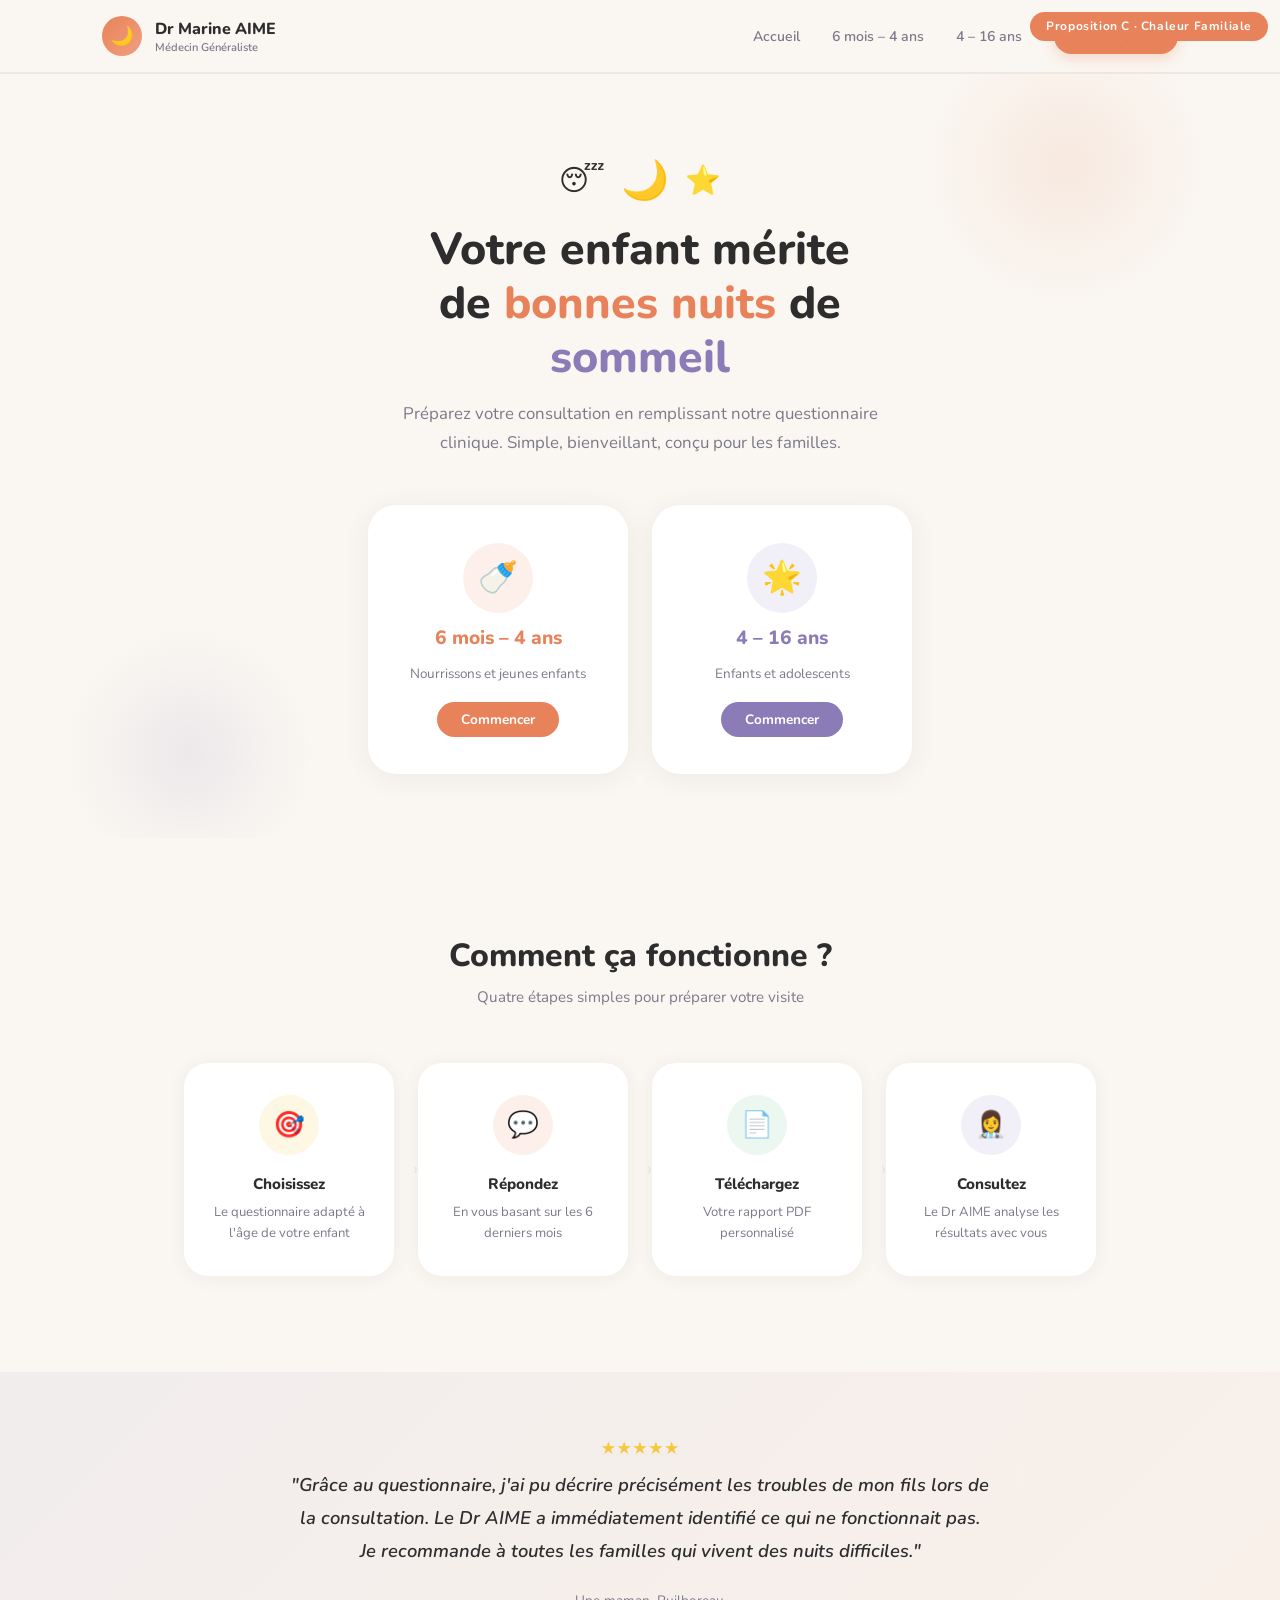
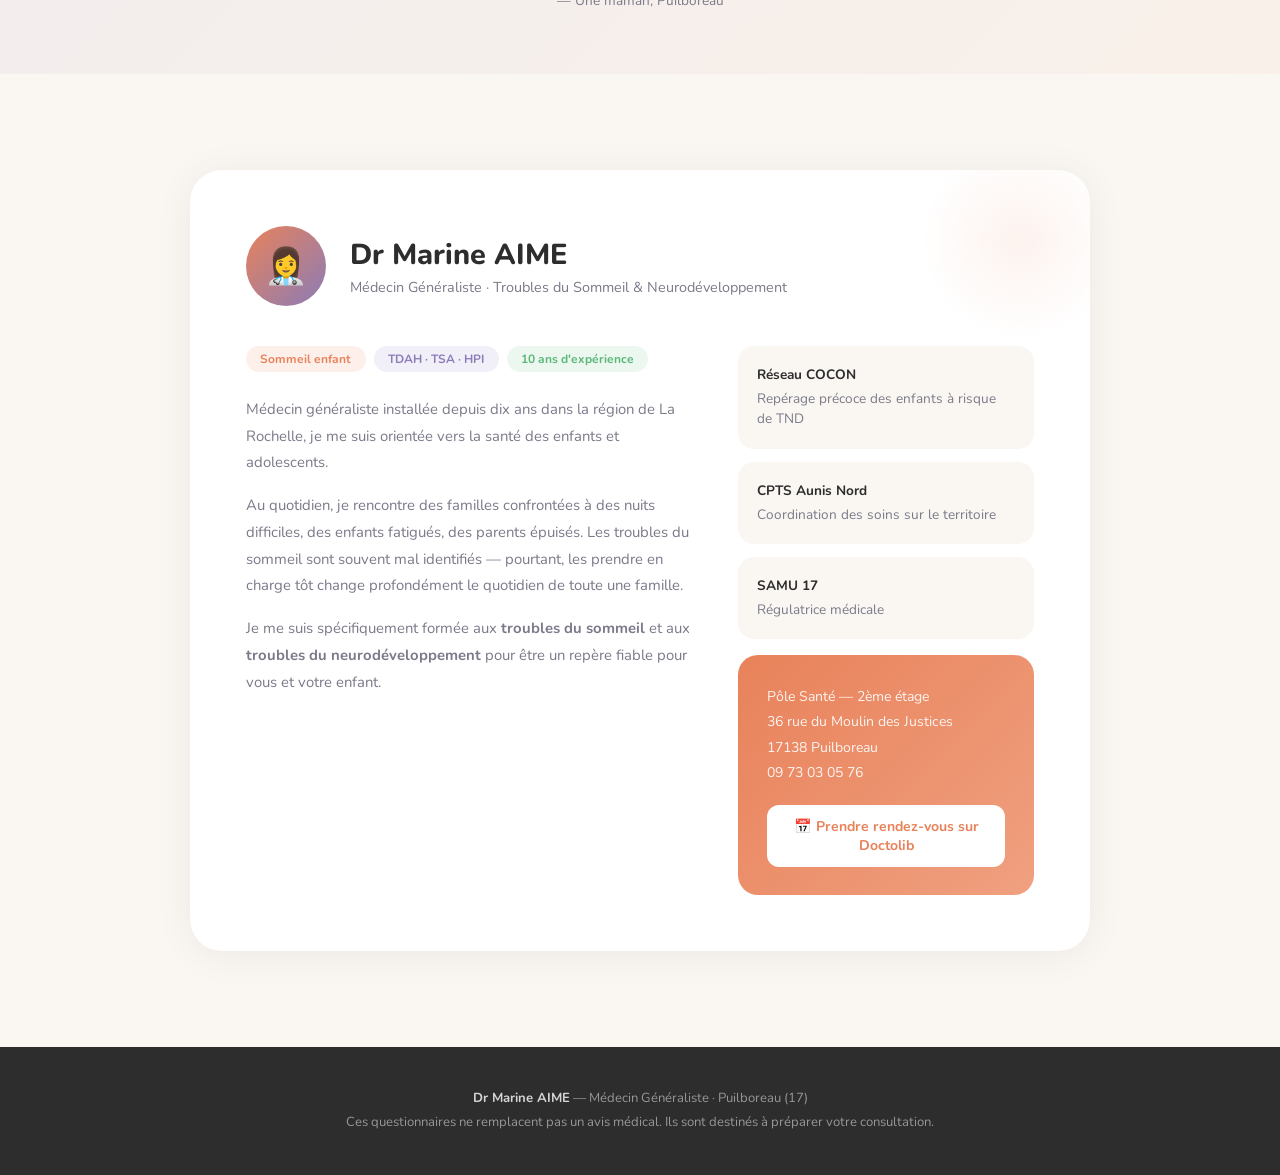
<file: design-C-chaleur-familiale.html>
<!DOCTYPE html>
<html lang="fr">
<head>
<meta charset="UTF-8">
<meta name="viewport" content="width=device-width, initial-scale=1.0">
<title>Proposal C — Chaleur Familiale</title>
<style>
  /* ── DIRECTION C : CHALEUR FAMILIALE ──
     Crème + corail + lavande · Arrondi · Accueillant
     Ambiance : bienveillance, famille, sécurité émotionnelle
  */
  @import url('https://fonts.googleapis.com/css2?family=Nunito:wght@300;400;600;700;800&display=swap');

  :root {
    --creme:   #faf7f2;
    --blanc:   #ffffff;
    --corail:  #e8825a;
    --corail2: #f0a080;
    --lavande: #8b7cb8;
    --lavande2:#b8aad0;
    --jaune:   #f5c842;
    --texte:   #2d2d2d;
    --texte2:  #7a7a8a;
    --bordure: #ede8e0;
    --vert:    #5cb87a;
  }

  * { margin:0; padding:0; box-sizing:border-box; }

  body {
    font-family:'Nunito', system-ui, sans-serif;
    background:var(--creme); color:var(--texte);
    overflow-x:hidden;
  }

  .badge-prop {
    position:fixed; top:12px; right:12px; z-index:999;
    background:var(--corail); color:#fff;
    padding:.4rem 1rem; border-radius:20px;
    font-size:.75rem; font-weight:700; letter-spacing:.05em;
  }

  /* ── NAVIGATION ── */
  header {
    position:sticky; top:0; z-index:100;
    background:rgba(250,247,242,.95);
    backdrop-filter:blur(10px);
    border-bottom:2px solid var(--bordure);
  }
  nav {
    max-width:1140px; margin:0 auto; padding:1rem 2rem;
    display:flex; justify-content:space-between; align-items:center;
  }
  .logo-badge {
    width:40px; height:40px; border-radius:50%;
    background:linear-gradient(135deg,var(--corail),var(--corail2));
    display:flex; align-items:center; justify-content:center;
    font-size:1.2rem;
  }
  .logo-wrap { display:flex; align-items:center; gap:.8rem; }
  .logo-nom { font-size:1rem; font-weight:800; color:var(--texte); }
  .logo-sub { font-size:.7rem; color:var(--texte2); font-weight:600; }
  .nav-liens { list-style:none; display:flex; gap:2rem; align-items:center; }
  .nav-liens a { color:var(--texte2); text-decoration:none; font-size:.88rem; font-weight:600; transition:color .2s; }
  .nav-liens a:hover { color:var(--corail); }
  .btn-rdv {
    background:var(--corail); color:#fff !important;
    padding:.5rem 1.3rem; border-radius:25px;
    font-weight:700 !important; font-size:.85rem !important;
    box-shadow:0 4px 15px rgba(232,130,90,.3);
    transition:all .2s !important;
  }
  .btn-rdv:hover { background:var(--corail2) !important; transform:translateY(-1px) !important; }

  /* ── HERO ── */
  .hero {
    padding:5rem 2rem 4rem;
    text-align:center;
    position:relative; overflow:hidden;
  }
  /* déco bulles */
  .hero::before {
    content:'';
    position:absolute; top:-60px; right:5%;
    width:300px; height:300px; border-radius:50%;
    background:radial-gradient(circle, rgba(232,130,90,.12), transparent 70%);
    z-index:0;
  }
  .hero::after {
    content:'';
    position:absolute; bottom:-40px; left:5%;
    width:250px; height:250px; border-radius:50%;
    background:radial-gradient(circle, rgba(139,124,184,.12), transparent 70%);
    z-index:0;
  }
  .hero-inner { max-width:700px; margin:0 auto; position:relative; z-index:1; }

  .hero-emoji-cloud {
    font-size:1.8rem; margin-bottom:1rem;
    display:flex; justify-content:center; gap:1rem;
    align-items:center;
  }
  .float1 { animation:f1 3s ease-in-out infinite; }
  .float2 { animation:f1 3.5s ease-in-out infinite .5s; font-size:2.4rem; }
  .float3 { animation:f1 4s ease-in-out infinite 1s; }
  @keyframes f1 { 0%,100%{transform:translateY(0)} 50%{transform:translateY(-8px)} }

  .hero h1 {
    font-size:2.8rem; font-weight:800; line-height:1.2;
    color:var(--texte); margin-bottom:1rem;
  }
  .hero h1 .accent-corail { color:var(--corail); }
  .hero h1 .accent-lavande { color:var(--lavande); }
  .hero-sub {
    font-size:1.05rem; color:var(--texte2); line-height:1.7;
    margin-bottom:3rem; max-width:520px; margin-left:auto; margin-right:auto; margin-bottom:3rem;
  }

  .hero-cartes { display:flex; justify-content:center; gap:1.5rem; flex-wrap:wrap; }
  .hero-carte {
    background:var(--blanc); border-radius:28px;
    padding:2.2rem 2rem; width:260px;
    text-decoration:none; color:var(--texte);
    box-shadow:0 4px 30px rgba(0,0,0,.06);
    border:2px solid transparent;
    transition:all .25s;
    display:flex; flex-direction:column; align-items:center; gap:.8rem;
  }
  .hero-carte:hover {
    transform:translateY(-8px);
    box-shadow:0 16px 50px rgba(0,0,0,.1);
  }
  .carte-a:hover { border-color:var(--corail); }
  .carte-b:hover { border-color:var(--lavande); }

  .carte-bulle {
    width:70px; height:70px; border-radius:50%;
    display:flex; align-items:center; justify-content:center; font-size:2rem;
  }
  .bulle-corail { background:rgba(232,130,90,.12); }
  .bulle-lavande { background:rgba(139,124,184,.12); }

  .carte-age { font-size:1.2rem; font-weight:800; }
  .age-corail { color:var(--corail); }
  .age-lavande { color:var(--lavande); }
  .carte-desc { font-size:.84rem; color:var(--texte2); text-align:center; line-height:1.5; }
  .carte-btn {
    padding:.5rem 1.5rem; border-radius:25px;
    font-weight:700; font-size:.85rem; margin-top:.3rem;
  }
  .btn-corail { background:var(--corail); color:#fff; }
  .btn-lavande { background:var(--lavande); color:#fff; }

  /* ── ÉTAPES ── */
  .etapes-section { padding:6rem 2rem; }
  .etapes-section h2 {
    text-align:center; font-size:2rem; font-weight:800;
    color:var(--texte); margin-bottom:.6rem;
  }
  .etapes-sub {
    text-align:center; color:var(--texte2); font-size:.95rem;
    margin-bottom:3.5rem;
  }
  .etapes-grille {
    display:flex; justify-content:center; gap:1.5rem; flex-wrap:wrap;
    max-width:1000px; margin:0 auto;
  }
  .etape {
    background:var(--blanc); border-radius:24px;
    padding:2rem 1.5rem; width:210px; text-align:center;
    box-shadow:0 2px 20px rgba(0,0,0,.05);
    position:relative;
  }
  .etape-bulle {
    width:60px; height:60px; border-radius:50%;
    display:flex; align-items:center; justify-content:center;
    font-size:1.6rem; margin:0 auto 1.2rem;
  }
  .b1 { background:rgba(245,200,66,.15); }
  .b2 { background:rgba(232,130,90,.12); }
  .b3 { background:rgba(92,184,122,.12); }
  .b4 { background:rgba(139,124,184,.12); }
  .etape h3 { font-size:.95rem; font-weight:800; color:var(--texte); margin-bottom:.5rem; }
  .etape p { font-size:.82rem; color:var(--texte2); line-height:1.6; }
  .etape-fleche {
    position:absolute; right:-1.5rem; top:50%;
    transform:translateY(-50%);
    font-size:1.2rem; color:var(--bordure);
    pointer-events:none;
  }
  .etape:last-child .etape-fleche { display:none; }

  /* ── TÉMOIGNAGE (section feel-good) ── */
  .feel-section {
    padding:4rem 2rem;
    background:linear-gradient(135deg, rgba(139,124,184,.08), rgba(232,130,90,.06));
    border-radius:0;
  }
  .feel-inner {
    max-width:700px; margin:0 auto; text-align:center;
  }
  .feel-quote {
    font-size:1.15rem; font-weight:600; color:var(--texte);
    line-height:1.8; font-style:italic; margin-bottom:1.5rem;
  }
  .feel-author { font-size:.85rem; color:var(--texte2); }
  .feel-stars { color:var(--jaune); font-size:1.1rem; margin-bottom:.5rem; }

  /* ── MÉDECIN ── */
  .medecin-section { padding:6rem 2rem; }
  .medecin-inner {
    max-width:900px; margin:0 auto;
    background:var(--blanc); border-radius:32px;
    padding:3.5rem; box-shadow:0 4px 40px rgba(0,0,0,.06);
    position:relative; overflow:hidden;
  }
  .medecin-inner::before {
    content:'';
    position:absolute; top:-30px; right:-30px;
    width:200px; height:200px; border-radius:50%;
    background:radial-gradient(circle, rgba(232,130,90,.1), transparent 70%);
    z-index:0;
  }
  .medecin-header {
    display:flex; align-items:center; gap:1.5rem; margin-bottom:2.5rem;
    position:relative; z-index:1;
  }
  .medecin-avatar {
    width:80px; height:80px; border-radius:50%;
    background:linear-gradient(135deg,var(--corail),var(--lavande));
    display:flex; align-items:center; justify-content:center;
    font-size:2.2rem; flex-shrink:0;
  }
  .medecin-header h2 { font-size:1.8rem; font-weight:800; color:var(--texte); }
  .medecin-header p { color:var(--texte2); font-size:.9rem; margin-top:.2rem; }

  .medecin-grid {
    display:grid; grid-template-columns:1.5fr 1fr; gap:3rem;
    position:relative; z-index:1;
  }
  .medecin-contenu p {
    font-size:.93rem; color:var(--texte2); line-height:1.8;
    margin-bottom:1rem;
  }
  .tag-pills { display:flex; gap:.5rem; flex-wrap:wrap; margin-bottom:1.5rem; }
  .pill {
    padding:.3rem .9rem; border-radius:20px;
    font-size:.75rem; font-weight:700;
  }
  .pill-corail { background:rgba(232,130,90,.12); color:var(--corail); }
  .pill-lavande { background:rgba(139,124,184,.12); color:var(--lavande); }
  .pill-vert { background:rgba(92,184,122,.12); color:var(--vert); }

  .medecin-aside {}
  .engagement-card {
    background:var(--creme); border-radius:16px;
    padding:1.2rem; margin-bottom:.8rem;
    font-size:.85rem; color:var(--texte2); line-height:1.5;
  }
  .engagement-card strong { color:var(--texte); display:block; margin-bottom:.2rem; }

  .contact-bulle {
    background:linear-gradient(135deg,var(--corail),var(--corail2));
    border-radius:20px; padding:1.8rem; color:#fff; margin-top:1rem;
  }
  .contact-bulle p { font-size:.88rem; line-height:1.8; opacity:.9; margin-bottom:1.2rem; }
  .btn-doctolib {
    display:block; background:#fff; color:var(--corail);
    text-align:center; padding:.75rem; border-radius:12px;
    font-weight:700; text-decoration:none; font-size:.88rem;
    transition:transform .2s;
  }
  .btn-doctolib:hover { transform:scale(1.02); }

  /* ── FOOTER ── */
  footer {
    background:var(--texte); color:rgba(255,255,255,.5);
    padding:2.5rem 2rem; text-align:center;
    border-radius:0;
  }
  footer p { font-size:.82rem; line-height:1.8; }
  footer strong { color:rgba(255,255,255,.8); }

  @media(max-width:800px) {
    .hero h1 { font-size:1.9rem; }
    .medecin-grid { grid-template-columns:1fr; gap:2rem; }
    .etape-fleche { display:none; }
    .nav-liens { display:none; }
  }
</style>
</head>
<body>

<div class="badge-prop">Proposition C · Chaleur Familiale</div>

<header>
  <nav>
    <div class="logo-wrap">
      <div class="logo-badge">🌙</div>
      <div>
        <div class="logo-nom">Dr Marine AIME</div>
        <div class="logo-sub">Médecin Généraliste</div>
      </div>
    </div>
    <ul class="nav-liens">
      <li><a href="#">Accueil</a></li>
      <li><a href="#">6 mois – 4 ans</a></li>
      <li><a href="#">4 – 16 ans</a></li>
      <li><a href="#" class="btn-rdv">Prendre RDV</a></li>
    </ul>
  </nav>
</header>

<section class="hero">
  <div class="hero-inner">
    <div class="hero-emoji-cloud">
      <span class="float1">😴</span>
      <span class="float2">🌙</span>
      <span class="float3">⭐</span>
    </div>
    <h1>Votre enfant mérite<br>de <span class="accent-corail">bonnes nuits</span> de<br><span class="accent-lavande">sommeil</span></h1>
    <p class="hero-sub">Préparez votre consultation en remplissant notre questionnaire clinique. Simple, bienveillant, conçu pour les familles.</p>
    <div class="hero-cartes">
      <a href="#" class="hero-carte carte-a">
        <div class="carte-bulle bulle-corail">🍼</div>
        <div class="carte-age age-corail">6 mois – 4 ans</div>
        <div class="carte-desc">Nourrissons et jeunes enfants</div>
        <div class="carte-btn btn-corail">Commencer</div>
      </a>
      <a href="#" class="hero-carte carte-b">
        <div class="carte-bulle bulle-lavande">🌟</div>
        <div class="carte-age age-lavande">4 – 16 ans</div>
        <div class="carte-desc">Enfants et adolescents</div>
        <div class="carte-btn btn-lavande">Commencer</div>
      </a>
    </div>
  </div>
</section>

<section class="etapes-section">
  <h2>Comment ça fonctionne ?</h2>
  <p class="etapes-sub">Quatre étapes simples pour préparer votre visite</p>
  <div class="etapes-grille">
    <div class="etape">
      <div class="etape-bulle b1">🎯</div>
      <h3>Choisissez</h3>
      <p>Le questionnaire adapté à l'âge de votre enfant</p>
      <div class="etape-fleche">›</div>
    </div>
    <div class="etape">
      <div class="etape-bulle b2">💬</div>
      <h3>Répondez</h3>
      <p>En vous basant sur les 6 derniers mois</p>
      <div class="etape-fleche">›</div>
    </div>
    <div class="etape">
      <div class="etape-bulle b3">📄</div>
      <h3>Téléchargez</h3>
      <p>Votre rapport PDF personnalisé</p>
      <div class="etape-fleche">›</div>
    </div>
    <div class="etape">
      <div class="etape-bulle b4">👩‍⚕️</div>
      <h3>Consultez</h3>
      <p>Le Dr AIME analyse les résultats avec vous</p>
      <div class="etape-fleche">›</div>
    </div>
  </div>
</section>

<section class="feel-section">
  <div class="feel-inner">
    <div class="feel-stars">★★★★★</div>
    <p class="feel-quote">"Grâce au questionnaire, j'ai pu décrire précisément les troubles de mon fils lors de la consultation. Le Dr AIME a immédiatement identifié ce qui ne fonctionnait pas. Je recommande à toutes les familles qui vivent des nuits difficiles."</p>
    <div class="feel-author">— Une maman, Puilboreau</div>
  </div>
</section>

<section class="medecin-section">
  <div class="medecin-inner">
    <div class="medecin-header">
      <div class="medecin-avatar">👩‍⚕️</div>
      <div>
        <h2>Dr Marine AIME</h2>
        <p>Médecin Généraliste · Troubles du Sommeil & Neurodéveloppement</p>
      </div>
    </div>
    <div class="medecin-grid">
      <div class="medecin-contenu">
        <div class="tag-pills">
          <span class="pill pill-corail">Sommeil enfant</span>
          <span class="pill pill-lavande">TDAH · TSA · HPI</span>
          <span class="pill pill-vert">10 ans d'expérience</span>
        </div>
        <p>Médecin généraliste installée depuis dix ans dans la région de La Rochelle, je me suis orientée vers la santé des enfants et adolescents.</p>
        <p>Au quotidien, je rencontre des familles confrontées à des nuits difficiles, des enfants fatigués, des parents épuisés. Les troubles du sommeil sont souvent mal identifiés — pourtant, les prendre en charge tôt change profondément le quotidien de toute une famille.</p>
        <p>Je me suis spécifiquement formée aux <strong>troubles du sommeil</strong> et aux <strong>troubles du neurodéveloppement</strong> pour être un repère fiable pour vous et votre enfant.</p>
      </div>
      <div class="medecin-aside">
        <div class="engagement-card">
          <strong>Réseau COCON</strong>
          Repérage précoce des enfants à risque de TND
        </div>
        <div class="engagement-card">
          <strong>CPTS Aunis Nord</strong>
          Coordination des soins sur le territoire
        </div>
        <div class="engagement-card">
          <strong>SAMU 17</strong>
          Régulatrice médicale
        </div>
        <div class="contact-bulle">
          <p>Pôle Santé — 2ème étage<br>
          36 rue du Moulin des Justices<br>
          17138 Puilboreau<br>
          09 73 03 05 76</p>
          <a href="#" class="btn-doctolib">📅 Prendre rendez-vous sur Doctolib</a>
        </div>
      </div>
    </div>
  </div>
</section>

<footer>
  <p><strong>Dr Marine AIME</strong> — Médecin Généraliste · Puilboreau (17)</p>
  <p>Ces questionnaires ne remplacent pas un avis médical. Ils sont destinés à préparer votre consultation.</p>
</footer>

</body>
</html>
</file>
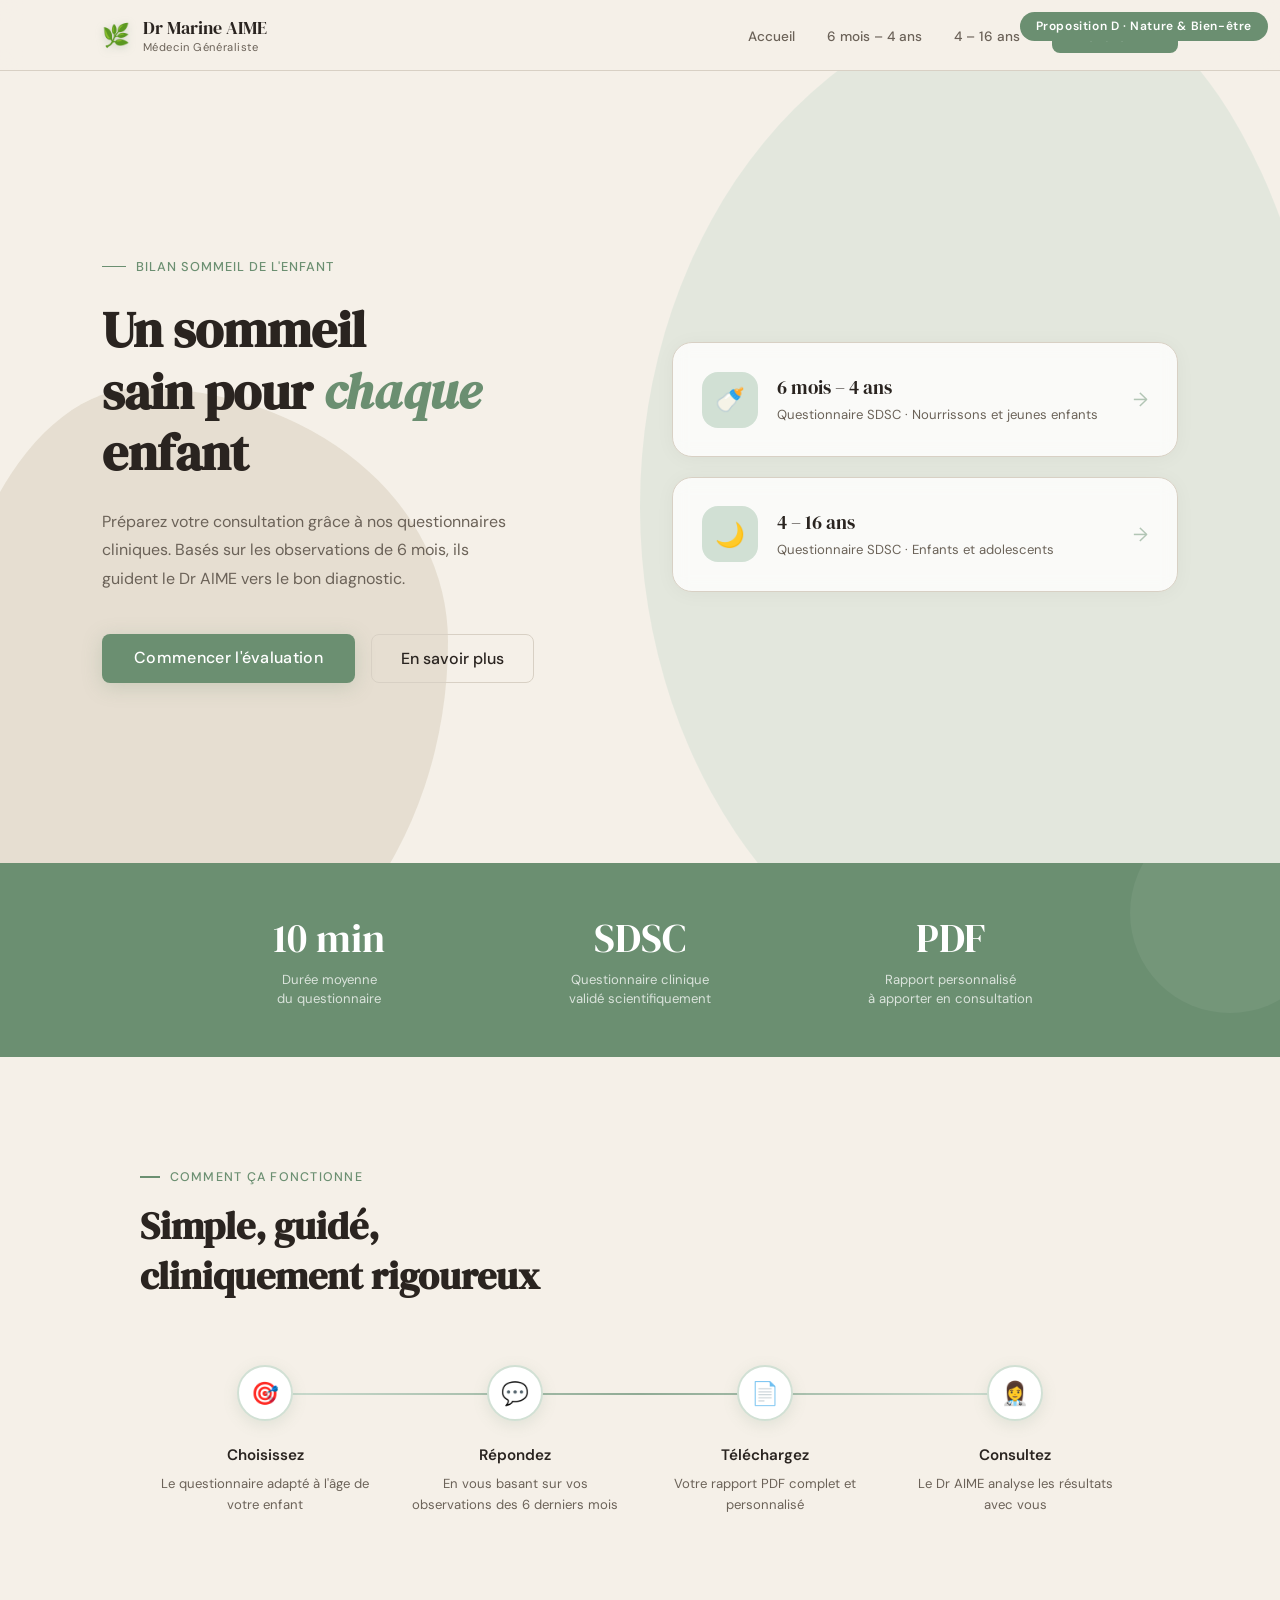
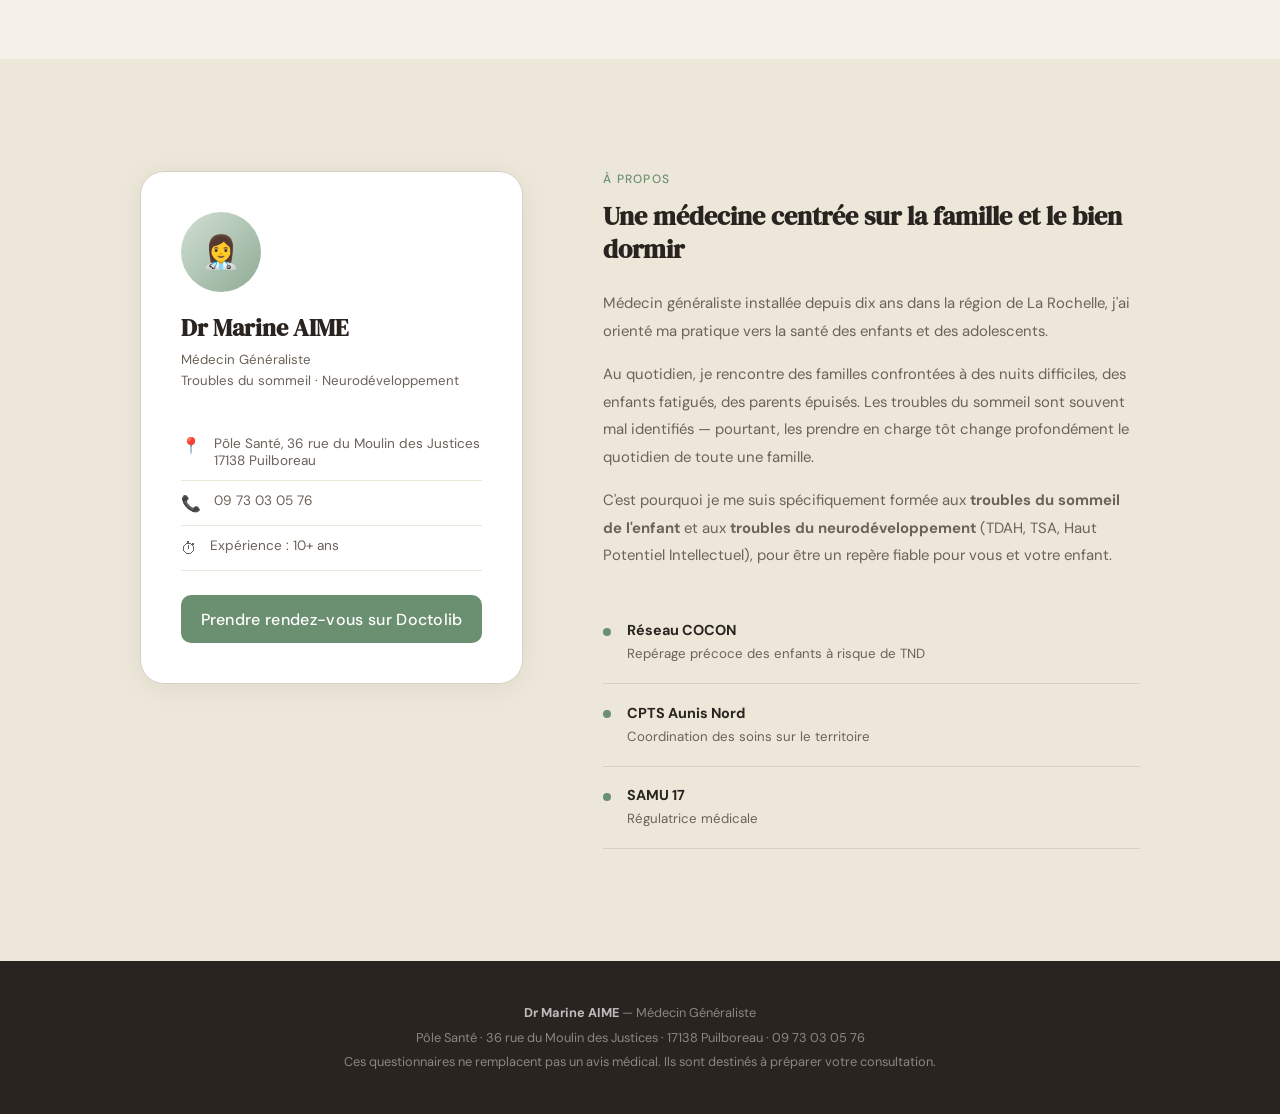
<file: design-D-nature-bienetre.html>
<!DOCTYPE html>
<html lang="fr">
<head>
<meta charset="UTF-8">
<meta name="viewport" content="width=device-width, initial-scale=1.0">
<title>Proposal D — Nature & Bien-être</title>
<style>
  /* ── DIRECTION D : NATURE & BIEN-ÊTRE ──
     Sauge · Beige chaud · Formes organiques
     Ambiance : Calm / Headspace · Wellness · Holistique
  */
  @import url('https://fonts.googleapis.com/css2?family=DM+Serif+Display:ital@0;1&family=DM+Sans:wght@300;400;500;600&display=swap');

  :root {
    --beige:   #f5f0e8;
    --beige2:  #ede7d9;
    --beige3:  #e0d8c8;
    --sauge:   #6b8f71;
    --sauge2:  #8faa94;
    --sauge3:  #d1e0d4;
    --terre:   #8b6f47;
    --terre2:  #b8956a;
    --blanc:   #ffffff;
    --texte:   #2a2420;
    --texte2:  #6b6258;
    --bordure: #d8d0c4;
  }

  * { margin:0; padding:0; box-sizing:border-box; }

  body {
    font-family:'DM Sans', system-ui, sans-serif;
    background:var(--beige); color:var(--texte);
    overflow-x:hidden;
  }

  .badge-prop {
    position:fixed; top:12px; right:12px; z-index:999;
    background:var(--sauge); color:#fff;
    padding:.4rem 1rem; border-radius:20px;
    font-size:.75rem; font-weight:600; letter-spacing:.05em;
  }

  /* ── NAVIGATION ── */
  header {
    position:sticky; top:0; z-index:100;
    background:rgba(245,240,232,.94);
    backdrop-filter:blur(12px);
    border-bottom:1px solid var(--bordure);
  }
  nav {
    max-width:1140px; margin:0 auto; padding:1rem 2rem;
    display:flex; justify-content:space-between; align-items:center;
  }
  .logo-leaf {
    font-size:1.4rem;
    filter:drop-shadow(0 2px 4px rgba(107,143,113,.3));
  }
  .logo-wrap { display:flex; align-items:center; gap:.8rem; }
  .logo-nom {
    font-family:'DM Serif Display', serif;
    font-size:1.1rem; color:var(--texte);
  }
  .logo-sub { font-size:.7rem; color:var(--texte2); letter-spacing:.05em; }
  .nav-liens { list-style:none; display:flex; gap:2rem; align-items:center; }
  .nav-liens a { color:var(--texte2); text-decoration:none; font-size:.85rem; font-weight:500; transition:color .2s; }
  .nav-liens a:hover { color:var(--sauge); }
  .btn-rdv {
    background:var(--sauge); color:#fff !important;
    padding:.5rem 1.3rem; border-radius:8px;
    font-weight:500 !important; font-size:.85rem !important;
    letter-spacing:.02em;
    transition:background .2s !important;
  }
  .btn-rdv:hover { background:var(--sauge2) !important; }

  /* ── HERO ── */
  .hero {
    padding:0;
    min-height:88vh; display:flex; align-items:stretch;
    position:relative; overflow:hidden;
  }
  /* forme organique en fond */
  .hero::before {
    content:'';
    position:absolute; top:-10%; right:-5%;
    width:55%; height:130%;
    background:var(--sauge3);
    border-radius:60% 40% 40% 60% / 50% 60% 40% 50%;
    z-index:0;
    opacity:.5;
  }
  .hero::after {
    content:'';
    position:absolute; bottom:-20%; left:-5%;
    width:40%; height:80%;
    background:var(--beige3);
    border-radius:40% 60% 60% 40% / 60% 40% 60% 40%;
    z-index:0;
    opacity:.7;
  }
  .hero-inner {
    max-width:1140px; margin:0 auto; padding:7rem 2rem;
    display:grid; grid-template-columns:1fr 1fr; gap:4rem; align-items:center;
    position:relative; z-index:1; width:100%;
  }
  .hero-texte {}
  .hero-label {
    display:inline-flex; align-items:center; gap:.6rem;
    font-size:.8rem; font-weight:500; color:var(--sauge);
    letter-spacing:.08em; text-transform:uppercase;
    margin-bottom:1.5rem;
  }
  .hero-label::before {
    content:''; display:block; width:24px; height:1.5px;
    background:var(--sauge);
  }
  .hero h1 {
    font-family:'DM Serif Display', serif;
    font-size:3.2rem; line-height:1.2; color:var(--texte);
    margin-bottom:1.5rem;
  }
  .hero h1 em { color:var(--sauge); font-style:italic; }
  .hero-sub {
    font-size:1rem; color:var(--texte2); line-height:1.8;
    margin-bottom:2.5rem; max-width:420px;
  }
  .hero-ctas { display:flex; gap:1rem; flex-wrap:wrap; }
  .btn-primaire {
    background:var(--sauge); color:#fff;
    padding:.8rem 2rem; border-radius:8px;
    text-decoration:none; font-weight:500;
    letter-spacing:.02em;
    transition:all .2s;
    box-shadow:0 4px 20px rgba(107,143,113,.25);
  }
  .btn-primaire:hover { background:var(--sauge2); transform:translateY(-2px); }
  .btn-secondaire {
    background:transparent; color:var(--texte);
    padding:.8rem 1.8rem; border-radius:8px;
    text-decoration:none; font-weight:500;
    border:1.5px solid var(--bordure);
    transition:all .2s;
  }
  .btn-secondaire:hover { border-color:var(--sauge); color:var(--sauge); }

  /* ── CARTES HERO ── */
  .hero-visuel { display:flex; flex-direction:column; gap:1.2rem; }
  .hero-carte {
    background:rgba(255,255,255,.8);
    backdrop-filter:blur(8px);
    border:1px solid var(--bordure);
    border-radius:20px; padding:1.8rem;
    text-decoration:none; color:var(--texte);
    display:flex; align-items:center; gap:1.2rem;
    transition:all .25s;
    box-shadow:0 2px 20px rgba(0,0,0,.04);
  }
  .hero-carte:hover {
    background:var(--blanc);
    box-shadow:0 8px 40px rgba(0,0,0,.08);
    transform:translateY(-3px);
  }
  .carte-dot {
    width:56px; height:56px; flex-shrink:0;
    background:var(--sauge3); border-radius:16px;
    display:flex; align-items:center; justify-content:center;
    font-size:1.5rem;
  }
  .carte-age { font-family:'DM Serif Display',serif; font-size:1.2rem; color:var(--texte); margin-bottom:.3rem; }
  .carte-desc { font-size:.82rem; color:var(--texte2); line-height:1.5; }
  .carte-arrow { margin-left:auto; color:var(--sauge); font-size:1.2rem; flex-shrink:0; opacity:.5; }
  .hero-carte:hover .carte-arrow { opacity:1; }

  /* ── BIEN-ÊTRE STATS ── */
  .stats-band {
    background:var(--sauge);
    padding:3rem 2rem;
    position:relative; overflow:hidden;
  }
  .stats-band::before {
    content:'';
    position:absolute; right:-50px; top:-50px;
    width:200px; height:200px; border-radius:50%;
    background:rgba(255,255,255,.06);
  }
  .stats-inner {
    max-width:900px; margin:0 auto;
    display:grid; grid-template-columns:repeat(3,1fr);
    gap:2rem; text-align:center;
  }
  .stat-item {}
  .stat-chiffre {
    font-family:'DM Serif Display',serif;
    font-size:2.5rem; color:#fff; margin-bottom:.3rem;
  }
  .stat-label { font-size:.82rem; color:rgba(255,255,255,.75); line-height:1.5; }

  /* ── ÉTAPES ── */
  .etapes-section {
    padding:7rem 2rem;
    position:relative;
  }
  .etapes-inner { max-width:1000px; margin:0 auto; }
  .etapes-header { margin-bottom:4rem; }
  .section-label {
    font-size:.78rem; font-weight:500; color:var(--sauge);
    letter-spacing:.1em; text-transform:uppercase;
    display:flex; align-items:center; gap:.6rem; margin-bottom:1rem;
  }
  .section-label::before { content:''; width:20px; height:1.5px; background:var(--sauge); }
  .etapes-header h2 {
    font-family:'DM Serif Display',serif;
    font-size:2.4rem; color:var(--texte); max-width:420px; line-height:1.3;
  }
  .etapes-grille {
    display:grid; grid-template-columns:repeat(4,1fr); gap:0;
    position:relative;
  }
  .etapes-grille::before {
    content:'';
    position:absolute; top:28px; left:10%; right:10%; height:1.5px;
    background:linear-gradient(to right, var(--sauge3), var(--sauge2), var(--sauge3));
    z-index:0;
  }
  .etape {
    text-align:center; padding:0 1rem 2rem;
    position:relative; z-index:1;
  }
  .etape-cercle {
    width:56px; height:56px; margin:0 auto 1.5rem;
    background:var(--blanc); border:2px solid var(--sauge3);
    border-radius:50%; display:flex; align-items:center; justify-content:center;
    font-size:1.4rem;
    box-shadow:0 4px 15px rgba(107,143,113,.15);
    transition:all .2s;
  }
  .etape:hover .etape-cercle {
    border-color:var(--sauge);
    box-shadow:0 6px 20px rgba(107,143,113,.25);
    transform:scale(1.05);
  }
  .etape h3 { font-weight:600; font-size:.95rem; color:var(--texte); margin-bottom:.5rem; }
  .etape p { font-size:.82rem; color:var(--texte2); line-height:1.6; }

  /* ── MÉDECIN ── */
  .medecin-section { padding:7rem 2rem; background:var(--beige2); }
  .medecin-inner {
    max-width:1000px; margin:0 auto;
    display:grid; grid-template-columns:1fr 1.4fr; gap:5rem; align-items:start;
  }
  .medecin-carte {
    background:var(--blanc); border-radius:24px;
    padding:2.5rem; position:sticky; top:100px;
    box-shadow:0 4px 30px rgba(0,0,0,.06);
    border:1px solid var(--bordure);
  }
  .medecin-photo {
    width:80px; height:80px; border-radius:50%;
    background:linear-gradient(135deg,var(--sauge3),var(--sauge2));
    display:flex; align-items:center; justify-content:center;
    font-size:2rem; margin-bottom:1.2rem;
  }
  .medecin-carte h2 {
    font-family:'DM Serif Display',serif;
    font-size:1.5rem; color:var(--texte); margin-bottom:.3rem;
  }
  .medecin-carte .sous { color:var(--texte2); font-size:.83rem; margin-bottom:2rem; line-height:1.6; }
  .info-ligne {
    display:flex; align-items:flex-start; gap:.8rem;
    padding:.7rem 0; border-bottom:1px solid var(--beige2);
    font-size:.85rem; color:var(--texte2);
  }
  .info-icone { font-size:1rem; flex-shrink:0; margin-top:.05rem; }
  .btn-doctolib {
    display:block; background:var(--sauge); color:#fff;
    text-align:center; padding:.85rem; border-radius:10px;
    font-weight:500; text-decoration:none; margin-top:1.5rem;
    transition:background .2s; letter-spacing:.02em;
  }
  .btn-doctolib:hover { background:var(--sauge2); }

  .medecin-contenu {}
  .section-label-sm {
    font-size:.75rem; font-weight:500; color:var(--sauge);
    letter-spacing:.1em; text-transform:uppercase; margin-bottom:.8rem;
    display:block;
  }
  .medecin-contenu h3 {
    font-family:'DM Serif Display',serif;
    font-size:1.6rem; color:var(--texte); margin-bottom:1.5rem; line-height:1.3;
  }
  .medecin-contenu p {
    font-size:.93rem; color:var(--texte2); line-height:1.85;
    margin-bottom:1rem;
  }
  .engagement-list { margin-top:2rem; }
  .engagement-item {
    display:grid; grid-template-columns:auto 1fr; gap:1rem;
    padding:1.2rem 0; border-bottom:1px solid var(--bordure);
    align-items:start;
  }
  .eng-point {
    width:8px; height:8px; background:var(--sauge);
    border-radius:50%; margin-top:.4rem; flex-shrink:0;
  }
  .engagement-item strong { font-size:.9rem; color:var(--texte); display:block; margin-bottom:.2rem; }
  .engagement-item span { font-size:.83rem; color:var(--texte2); line-height:1.5; }

  /* ── FOOTER ── */
  footer {
    background:var(--texte); color:rgba(255,255,255,.45);
    padding:2.5rem 2rem; text-align:center;
  }
  footer p { font-size:.8rem; line-height:1.9; }
  footer strong { color:rgba(255,255,255,.7); }

  @media(max-width:900px) {
    .hero-inner { grid-template-columns:1fr; padding:4rem 1.5rem; }
    .hero::before { display:none; }
    .hero h1 { font-size:2.2rem; }
    .etapes-grille { grid-template-columns:1fr 1fr; }
    .etapes-grille::before { display:none; }
    .medecin-inner { grid-template-columns:1fr; gap:2rem; }
    .medecin-carte { position:static; }
    .stats-inner { grid-template-columns:1fr; gap:1.5rem; }
    .nav-liens { display:none; }
  }
</style>
</head>
<body>

<div class="badge-prop">Proposition D · Nature & Bien-être</div>

<header>
  <nav>
    <div class="logo-wrap">
      <span class="logo-leaf">🌿</span>
      <div>
        <div class="logo-nom">Dr Marine AIME</div>
        <div class="logo-sub">Médecin Généraliste</div>
      </div>
    </div>
    <ul class="nav-liens">
      <li><a href="#">Accueil</a></li>
      <li><a href="#">6 mois – 4 ans</a></li>
      <li><a href="#">4 – 16 ans</a></li>
      <li><a href="#" class="btn-rdv">Prendre RDV</a></li>
    </ul>
  </nav>
</header>

<section class="hero">
  <div class="hero-inner">
    <div class="hero-texte">
      <div class="hero-label">Bilan sommeil de l'enfant</div>
      <h1>Un sommeil<br>sain pour <em>chaque</em><br>enfant</h1>
      <p class="hero-sub">Préparez votre consultation grâce à nos questionnaires cliniques. Basés sur les observations de 6 mois, ils guident le Dr AIME vers le bon diagnostic.</p>
      <div class="hero-ctas">
        <a href="#" class="btn-primaire">Commencer l'évaluation</a>
        <a href="#" class="btn-secondaire">En savoir plus</a>
      </div>
    </div>
    <div class="hero-visuel">
      <a href="#" class="hero-carte">
        <div class="carte-dot">🍼</div>
        <div>
          <div class="carte-age">6 mois – 4 ans</div>
          <div class="carte-desc">Questionnaire SDSC · Nourrissons et jeunes enfants</div>
        </div>
        <div class="carte-arrow">→</div>
      </a>
      <a href="#" class="hero-carte">
        <div class="carte-dot">🌙</div>
        <div>
          <div class="carte-age">4 – 16 ans</div>
          <div class="carte-desc">Questionnaire SDSC · Enfants et adolescents</div>
        </div>
        <div class="carte-arrow">→</div>
      </a>
    </div>
  </div>
</section>

<div class="stats-band">
  <div class="stats-inner">
    <div class="stat-item">
      <div class="stat-chiffre">10 min</div>
      <div class="stat-label">Durée moyenne<br>du questionnaire</div>
    </div>
    <div class="stat-item">
      <div class="stat-chiffre">SDSC</div>
      <div class="stat-label">Questionnaire clinique<br>validé scientifiquement</div>
    </div>
    <div class="stat-item">
      <div class="stat-chiffre">PDF</div>
      <div class="stat-label">Rapport personnalisé<br>à apporter en consultation</div>
    </div>
  </div>
</div>

<section class="etapes-section">
  <div class="etapes-inner">
    <div class="etapes-header">
      <div class="section-label">Comment ça fonctionne</div>
      <h2>Simple, guidé,<br>cliniquement rigoureux</h2>
    </div>
    <div class="etapes-grille">
      <div class="etape">
        <div class="etape-cercle">🎯</div>
        <h3>Choisissez</h3>
        <p>Le questionnaire adapté à l'âge de votre enfant</p>
      </div>
      <div class="etape">
        <div class="etape-cercle">💬</div>
        <h3>Répondez</h3>
        <p>En vous basant sur vos observations des 6 derniers mois</p>
      </div>
      <div class="etape">
        <div class="etape-cercle">📄</div>
        <h3>Téléchargez</h3>
        <p>Votre rapport PDF complet et personnalisé</p>
      </div>
      <div class="etape">
        <div class="etape-cercle">👩‍⚕️</div>
        <h3>Consultez</h3>
        <p>Le Dr AIME analyse les résultats avec vous</p>
      </div>
    </div>
  </div>
</section>

<section class="medecin-section">
  <div class="medecin-inner">
    <div class="medecin-carte">
      <div class="medecin-photo">👩‍⚕️</div>
      <h2>Dr Marine AIME</h2>
      <p class="sous">Médecin Généraliste<br>Troubles du sommeil · Neurodéveloppement</p>
      <div class="info-ligne">
        <span class="info-icone">📍</span>
        <span>Pôle Santé, 36 rue du Moulin des Justices<br>17138 Puilboreau</span>
      </div>
      <div class="info-ligne">
        <span class="info-icone">📞</span>
        <span>09 73 03 05 76</span>
      </div>
      <div class="info-ligne">
        <span class="info-icone">⏱</span>
        <span>Expérience : 10+ ans</span>
      </div>
      <a href="#" class="btn-doctolib">Prendre rendez-vous sur Doctolib</a>
    </div>
    <div class="medecin-contenu">
      <span class="section-label-sm">À propos</span>
      <h3>Une médecine centrée sur la famille et le bien dormir</h3>
      <p>Médecin généraliste installée depuis dix ans dans la région de La Rochelle, j'ai orienté ma pratique vers la santé des enfants et des adolescents.</p>
      <p>Au quotidien, je rencontre des familles confrontées à des nuits difficiles, des enfants fatigués, des parents épuisés. Les troubles du sommeil sont souvent mal identifiés — pourtant, les prendre en charge tôt change profondément le quotidien de toute une famille.</p>
      <p>C'est pourquoi je me suis spécifiquement formée aux <strong>troubles du sommeil de l'enfant</strong> et aux <strong>troubles du neurodéveloppement</strong> (TDAH, TSA, Haut Potentiel Intellectuel), pour être un repère fiable pour vous et votre enfant.</p>
      <div class="engagement-list">
        <div class="engagement-item">
          <div class="eng-point"></div>
          <div>
            <strong>Réseau COCON</strong>
            <span>Repérage précoce des enfants à risque de TND</span>
          </div>
        </div>
        <div class="engagement-item">
          <div class="eng-point"></div>
          <div>
            <strong>CPTS Aunis Nord</strong>
            <span>Coordination des soins sur le territoire</span>
          </div>
        </div>
        <div class="engagement-item">
          <div class="eng-point"></div>
          <div>
            <strong>SAMU 17</strong>
            <span>Régulatrice médicale</span>
          </div>
        </div>
      </div>
    </div>
  </div>
</section>

<footer>
  <p><strong>Dr Marine AIME</strong> — Médecin Généraliste</p>
  <p>Pôle Santé · 36 rue du Moulin des Justices · 17138 Puilboreau · 09 73 03 05 76</p>
  <p>Ces questionnaires ne remplacent pas un avis médical. Ils sont destinés à préparer votre consultation.</p>
</footer>

</body>
</html>
</file>
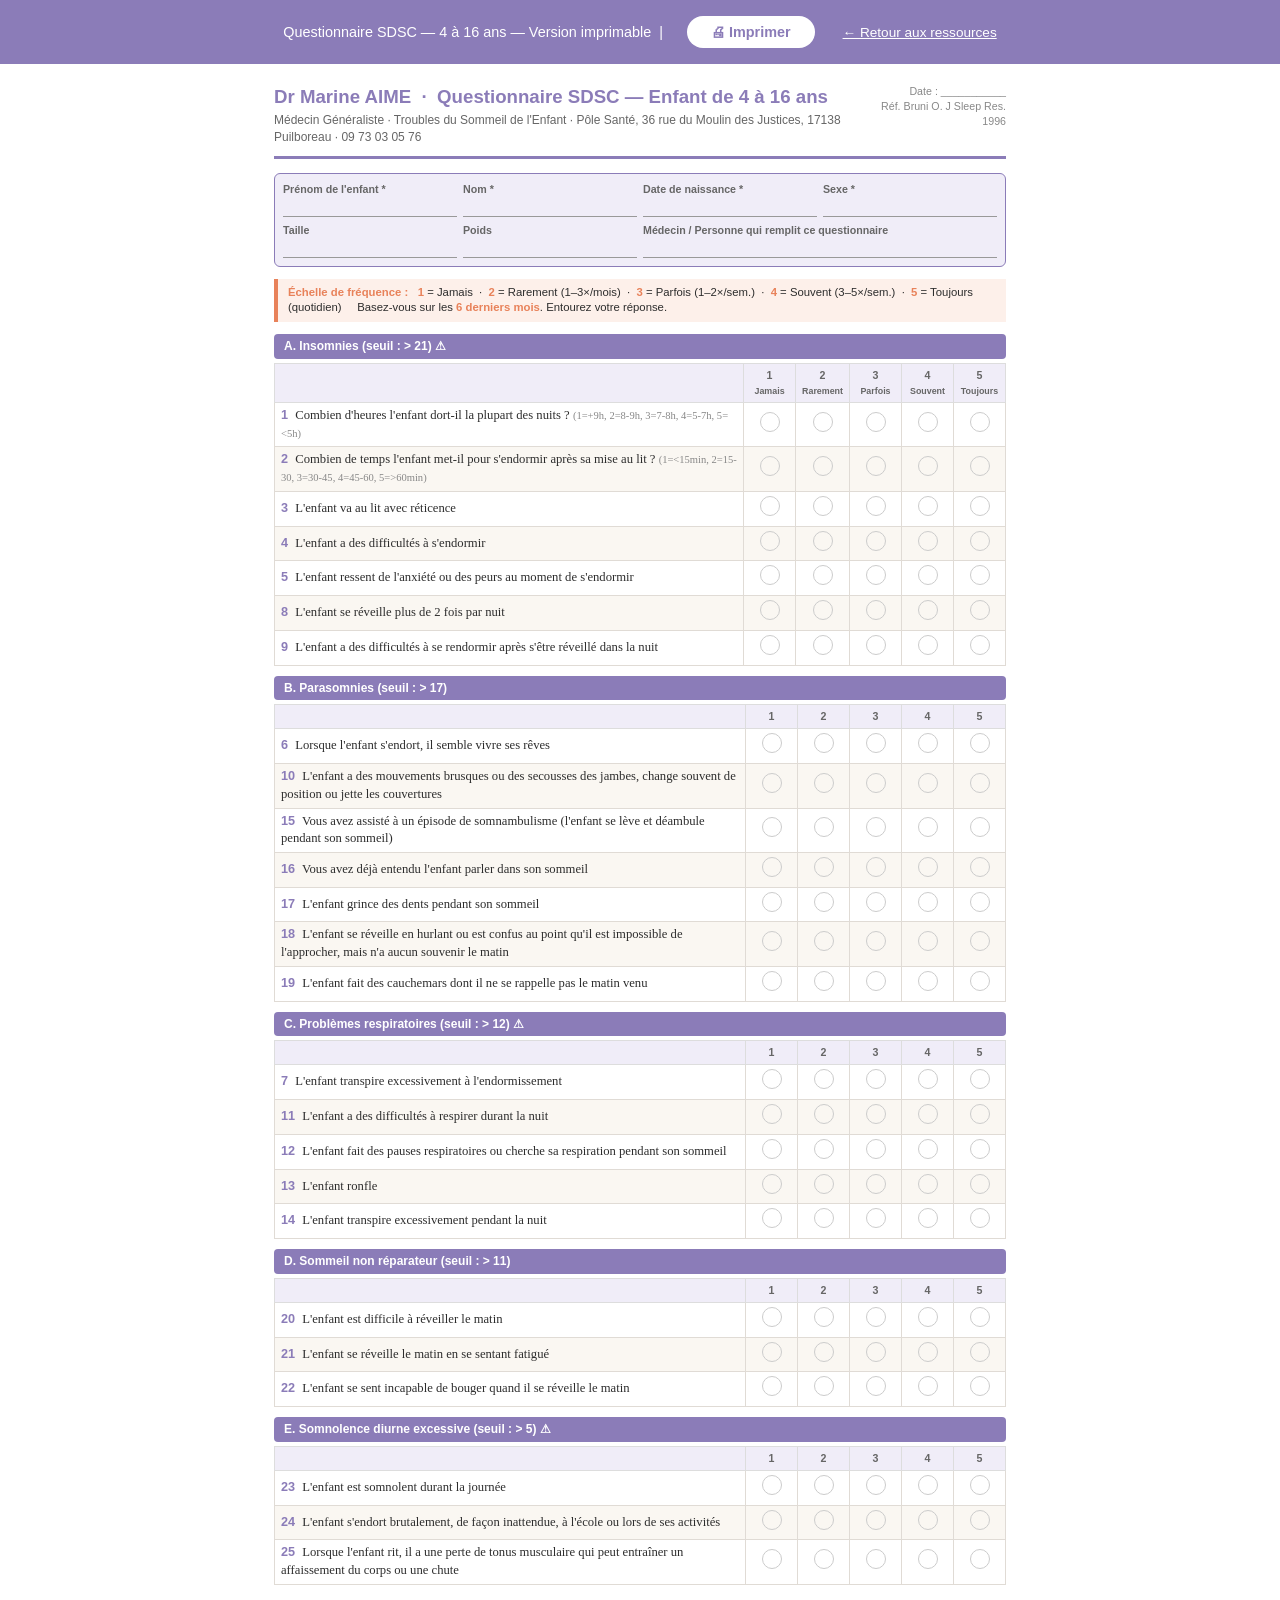
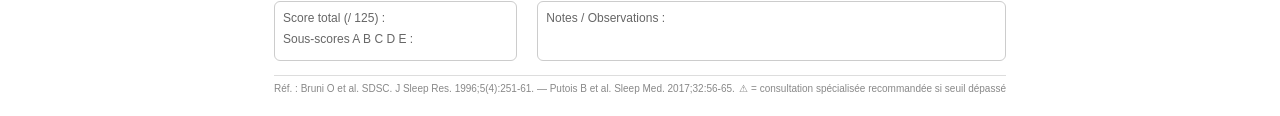
<file: questionnaire-grand-imprimable.html>
<!DOCTYPE html>
<html lang="fr">
<head>
    <meta charset="UTF-8">
    <meta name="viewport" content="width=device-width, initial-scale=1.0">
    <title>SDSC 4–16 ans — Version imprimable — Dr Marine AIME</title>
    <style>
        * { margin: 0; padding: 0; box-sizing: border-box; }
        body { font-family: 'Georgia', serif; color: #2d2d2d; background: #fff; font-size: 11pt; line-height: 1.4; }
        .no-print {
            background: #8b7cb8;
            color: #fff;
            text-align: center;
            padding: 1rem;
            font-family: sans-serif;
            font-size: .9rem;
        }
        .no-print button {
            background: #fff;
            color: #8b7cb8;
            border: none;
            padding: .5rem 1.5rem;
            border-radius: 20px;
            font-weight: 700;
            cursor: pointer;
            margin-left: 1rem;
            font-size: .9rem;
        }
        .page { max-width: 780px; margin: 0 auto; padding: 20px 24px; }
        .header {
            border-bottom: 3px solid #8b7cb8;
            padding-bottom: 10px;
            margin-bottom: 14px;
            display: flex;
            justify-content: space-between;
            align-items: flex-start;
        }
        .header-title h1 { font-size: 14pt; font-weight: 700; color: #8b7cb8; font-family: sans-serif; }
        .header-title p  { font-size: 9pt; color: #666; margin-top: 2px; font-family: sans-serif; }
        .header-ref { text-align: right; font-size: 8pt; color: #888; font-family: sans-serif; }
        .patient-grid {
            display: grid;
            grid-template-columns: repeat(4, 1fr);
            gap: 6px;
            margin-bottom: 12px;
            border: 1.5px solid #8b7cb8;
            border-radius: 6px;
            padding: 8px;
            background: #f0edf8;
        }
        .patient-field label { font-size: 8pt; font-weight: 700; color: #666; display: block; margin-bottom: 2px; font-family: sans-serif; }
        .patient-field .field-line { border-bottom: 1px solid #999; min-height: 18px; }
        .scale-legend {
            background: #fdf0ea;
            border-left: 4px solid #e8825a;
            padding: 6px 10px;
            margin-bottom: 12px;
            font-size: 8.5pt;
            font-family: sans-serif;
        }
        .scale-legend strong { color: #e8825a; }
        .section-title {
            background: #8b7cb8;
            color: #fff;
            font-family: sans-serif;
            font-size: 9pt;
            font-weight: 700;
            padding: 4px 10px;
            margin: 10px 0 4px;
            border-radius: 4px;
        }
        table { width: 100%; border-collapse: collapse; margin-bottom: 8px; }
        thead th {
            background: #f0edf8;
            font-family: sans-serif;
            font-size: 8pt;
            font-weight: 700;
            color: #666;
            padding: 4px 6px;
            text-align: center;
            border: 1px solid #ddd;
        }
        thead th:first-child { text-align: left; }
        tbody tr:nth-child(even) { background: #faf7f2; }
        tbody td { padding: 4px 6px; border: 1px solid #e0dbd5; font-size: 9.5pt; vertical-align: middle; }
        tbody td:not(:first-child) { text-align: center; width: 52px; }
        .q-num { color: #8b7cb8; font-weight: 700; font-family: sans-serif; margin-right: 4px; }
        .circle { display: inline-block; width: 20px; height: 20px; border: 1.5px solid #ccc; border-radius: 50%; }
        .signature-block { display: flex; gap: 20px; margin-top: 16px; font-family: sans-serif; font-size: 9pt; }
        .sig-zone { flex: 1; border: 1px solid #ccc; border-radius: 6px; padding: 8px; min-height: 60px; }
        .sig-zone p { color: #666; margin-bottom: 4px; }
        .footer-print {
            margin-top: 14px;
            border-top: 1px solid #ddd;
            padding-top: 6px;
            font-size: 7.5pt;
            color: #888;
            font-family: sans-serif;
            display: flex;
            justify-content: space-between;
        }
        @media print {
            .no-print { display: none; }
            body { font-size: 10pt; }
            .page { padding: 10px 16px; }
            thead th, tbody tr:nth-child(even), .scale-legend, .patient-grid, .section-title {
                -webkit-print-color-adjust: exact; print-color-adjust: exact;
            }
        }
    </style>
</head>
<body>

<div class="no-print">
    Questionnaire SDSC — 4 à 16 ans — Version imprimable &nbsp;|&nbsp;
    <button onclick="window.print()">🖨 Imprimer</button>
    <a href="ressources.html" style="color:#fff;margin-left:1.5rem;font-size:.85rem;">← Retour aux ressources</a>
</div>

<div class="page">

    <div class="header">
        <div class="header-title">
            <h1>Dr Marine AIME &nbsp;·&nbsp; Questionnaire SDSC — Enfant de 4 à 16 ans</h1>
            <p>Médecin Généraliste · Troubles du Sommeil de l'Enfant · Pôle Santé, 36 rue du Moulin des Justices, 17138 Puilboreau · 09 73 03 05 76</p>
        </div>
        <div class="header-ref">
            Date : ___________<br>
            Réf. Bruni O. J Sleep Res. 1996
        </div>
    </div>

    <div class="patient-grid">
        <div class="patient-field"><label>Prénom de l'enfant *</label><div class="field-line"></div></div>
        <div class="patient-field"><label>Nom *</label><div class="field-line"></div></div>
        <div class="patient-field"><label>Date de naissance *</label><div class="field-line"></div></div>
        <div class="patient-field"><label>Sexe *</label><div class="field-line"></div></div>
        <div class="patient-field"><label>Taille</label><div class="field-line"></div></div>
        <div class="patient-field"><label>Poids</label><div class="field-line"></div></div>
        <div class="patient-field" style="grid-column:span 2"><label>Médecin / Personne qui remplit ce questionnaire</label><div class="field-line"></div></div>
    </div>

    <div class="scale-legend">
        <strong>Échelle de fréquence :</strong> &nbsp;
        <strong>1</strong> = Jamais &nbsp;·&nbsp;
        <strong>2</strong> = Rarement (1–3×/mois) &nbsp;·&nbsp;
        <strong>3</strong> = Parfois (1–2×/sem.) &nbsp;·&nbsp;
        <strong>4</strong> = Souvent (3–5×/sem.) &nbsp;·&nbsp;
        <strong>5</strong> = Toujours (quotidien) &nbsp;&nbsp;&nbsp;
        Basez-vous sur les <strong>6 derniers mois</strong>. Entourez votre réponse.
    </div>

    <div class="section-title">A. Insomnies (seuil : &gt; 21) ⚠</div>
    <table>
        <thead><tr><th></th><th>1<br><small>Jamais</small></th><th>2<br><small>Rarement</small></th><th>3<br><small>Parfois</small></th><th>4<br><small>Souvent</small></th><th>5<br><small>Toujours</small></th></tr></thead>
        <tbody>
            <tr><td><span class="q-num">1</span> Combien d'heures l'enfant dort-il la plupart des nuits ? <small style="color:#888;">(1=+9h, 2=8-9h, 3=7-8h, 4=5-7h, 5=&lt;5h)</small></td>
                <td><span class="circle"></span></td><td><span class="circle"></span></td><td><span class="circle"></span></td><td><span class="circle"></span></td><td><span class="circle"></span></td></tr>
            <tr><td><span class="q-num">2</span> Combien de temps l'enfant met-il pour s'endormir après sa mise au lit ? <small style="color:#888;">(1=&lt;15min, 2=15-30, 3=30-45, 4=45-60, 5=&gt;60min)</small></td>
                <td><span class="circle"></span></td><td><span class="circle"></span></td><td><span class="circle"></span></td><td><span class="circle"></span></td><td><span class="circle"></span></td></tr>
            <tr><td><span class="q-num">3</span> L'enfant va au lit avec réticence</td>
                <td><span class="circle"></span></td><td><span class="circle"></span></td><td><span class="circle"></span></td><td><span class="circle"></span></td><td><span class="circle"></span></td></tr>
            <tr><td><span class="q-num">4</span> L'enfant a des difficultés à s'endormir</td>
                <td><span class="circle"></span></td><td><span class="circle"></span></td><td><span class="circle"></span></td><td><span class="circle"></span></td><td><span class="circle"></span></td></tr>
            <tr><td><span class="q-num">5</span> L'enfant ressent de l'anxiété ou des peurs au moment de s'endormir</td>
                <td><span class="circle"></span></td><td><span class="circle"></span></td><td><span class="circle"></span></td><td><span class="circle"></span></td><td><span class="circle"></span></td></tr>
            <tr><td><span class="q-num">8</span> L'enfant se réveille plus de 2 fois par nuit</td>
                <td><span class="circle"></span></td><td><span class="circle"></span></td><td><span class="circle"></span></td><td><span class="circle"></span></td><td><span class="circle"></span></td></tr>
            <tr><td><span class="q-num">9</span> L'enfant a des difficultés à se rendormir après s'être réveillé dans la nuit</td>
                <td><span class="circle"></span></td><td><span class="circle"></span></td><td><span class="circle"></span></td><td><span class="circle"></span></td><td><span class="circle"></span></td></tr>
        </tbody>
    </table>

    <div class="section-title">B. Parasomnies (seuil : &gt; 17)</div>
    <table>
        <thead><tr><th></th><th>1</th><th>2</th><th>3</th><th>4</th><th>5</th></tr></thead>
        <tbody>
            <tr><td><span class="q-num">6</span> Lorsque l'enfant s'endort, il semble vivre ses rêves</td>
                <td><span class="circle"></span></td><td><span class="circle"></span></td><td><span class="circle"></span></td><td><span class="circle"></span></td><td><span class="circle"></span></td></tr>
            <tr><td><span class="q-num">10</span> L'enfant a des mouvements brusques ou des secousses des jambes, change souvent de position ou jette les couvertures</td>
                <td><span class="circle"></span></td><td><span class="circle"></span></td><td><span class="circle"></span></td><td><span class="circle"></span></td><td><span class="circle"></span></td></tr>
            <tr><td><span class="q-num">15</span> Vous avez assisté à un épisode de somnambulisme (l'enfant se lève et déambule pendant son sommeil)</td>
                <td><span class="circle"></span></td><td><span class="circle"></span></td><td><span class="circle"></span></td><td><span class="circle"></span></td><td><span class="circle"></span></td></tr>
            <tr><td><span class="q-num">16</span> Vous avez déjà entendu l'enfant parler dans son sommeil</td>
                <td><span class="circle"></span></td><td><span class="circle"></span></td><td><span class="circle"></span></td><td><span class="circle"></span></td><td><span class="circle"></span></td></tr>
            <tr><td><span class="q-num">17</span> L'enfant grince des dents pendant son sommeil</td>
                <td><span class="circle"></span></td><td><span class="circle"></span></td><td><span class="circle"></span></td><td><span class="circle"></span></td><td><span class="circle"></span></td></tr>
            <tr><td><span class="q-num">18</span> L'enfant se réveille en hurlant ou est confus au point qu'il est impossible de l'approcher, mais n'a aucun souvenir le matin</td>
                <td><span class="circle"></span></td><td><span class="circle"></span></td><td><span class="circle"></span></td><td><span class="circle"></span></td><td><span class="circle"></span></td></tr>
            <tr><td><span class="q-num">19</span> L'enfant fait des cauchemars dont il ne se rappelle pas le matin venu</td>
                <td><span class="circle"></span></td><td><span class="circle"></span></td><td><span class="circle"></span></td><td><span class="circle"></span></td><td><span class="circle"></span></td></tr>
        </tbody>
    </table>

    <div class="section-title">C. Problèmes respiratoires (seuil : &gt; 12) ⚠</div>
    <table>
        <thead><tr><th></th><th>1</th><th>2</th><th>3</th><th>4</th><th>5</th></tr></thead>
        <tbody>
            <tr><td><span class="q-num">7</span> L'enfant transpire excessivement à l'endormissement</td>
                <td><span class="circle"></span></td><td><span class="circle"></span></td><td><span class="circle"></span></td><td><span class="circle"></span></td><td><span class="circle"></span></td></tr>
            <tr><td><span class="q-num">11</span> L'enfant a des difficultés à respirer durant la nuit</td>
                <td><span class="circle"></span></td><td><span class="circle"></span></td><td><span class="circle"></span></td><td><span class="circle"></span></td><td><span class="circle"></span></td></tr>
            <tr><td><span class="q-num">12</span> L'enfant fait des pauses respiratoires ou cherche sa respiration pendant son sommeil</td>
                <td><span class="circle"></span></td><td><span class="circle"></span></td><td><span class="circle"></span></td><td><span class="circle"></span></td><td><span class="circle"></span></td></tr>
            <tr><td><span class="q-num">13</span> L'enfant ronfle</td>
                <td><span class="circle"></span></td><td><span class="circle"></span></td><td><span class="circle"></span></td><td><span class="circle"></span></td><td><span class="circle"></span></td></tr>
            <tr><td><span class="q-num">14</span> L'enfant transpire excessivement pendant la nuit</td>
                <td><span class="circle"></span></td><td><span class="circle"></span></td><td><span class="circle"></span></td><td><span class="circle"></span></td><td><span class="circle"></span></td></tr>
        </tbody>
    </table>

    <div class="section-title">D. Sommeil non réparateur (seuil : &gt; 11)</div>
    <table>
        <thead><tr><th></th><th>1</th><th>2</th><th>3</th><th>4</th><th>5</th></tr></thead>
        <tbody>
            <tr><td><span class="q-num">20</span> L'enfant est difficile à réveiller le matin</td>
                <td><span class="circle"></span></td><td><span class="circle"></span></td><td><span class="circle"></span></td><td><span class="circle"></span></td><td><span class="circle"></span></td></tr>
            <tr><td><span class="q-num">21</span> L'enfant se réveille le matin en se sentant fatigué</td>
                <td><span class="circle"></span></td><td><span class="circle"></span></td><td><span class="circle"></span></td><td><span class="circle"></span></td><td><span class="circle"></span></td></tr>
            <tr><td><span class="q-num">22</span> L'enfant se sent incapable de bouger quand il se réveille le matin</td>
                <td><span class="circle"></span></td><td><span class="circle"></span></td><td><span class="circle"></span></td><td><span class="circle"></span></td><td><span class="circle"></span></td></tr>
        </tbody>
    </table>

    <div class="section-title">E. Somnolence diurne excessive (seuil : &gt; 5) ⚠</div>
    <table>
        <thead><tr><th></th><th>1</th><th>2</th><th>3</th><th>4</th><th>5</th></tr></thead>
        <tbody>
            <tr><td><span class="q-num">23</span> L'enfant est somnolent durant la journée</td>
                <td><span class="circle"></span></td><td><span class="circle"></span></td><td><span class="circle"></span></td><td><span class="circle"></span></td><td><span class="circle"></span></td></tr>
            <tr><td><span class="q-num">24</span> L'enfant s'endort brutalement, de façon inattendue, à l'école ou lors de ses activités</td>
                <td><span class="circle"></span></td><td><span class="circle"></span></td><td><span class="circle"></span></td><td><span class="circle"></span></td><td><span class="circle"></span></td></tr>
            <tr><td><span class="q-num">25</span> Lorsque l'enfant rit, il a une perte de tonus musculaire qui peut entraîner un affaissement du corps ou une chute</td>
                <td><span class="circle"></span></td><td><span class="circle"></span></td><td><span class="circle"></span></td><td><span class="circle"></span></td><td><span class="circle"></span></td></tr>
        </tbody>
    </table>

    <div class="signature-block">
        <div class="sig-zone">
            <p>Score total (/ 125) :</p>
            <p style="margin-top:4px;">Sous-scores A B C D E :</p>
        </div>
        <div class="sig-zone" style="flex:2;"><p>Notes / Observations :</p></div>
    </div>

    <div class="footer-print">
        <span>Réf. : Bruni O et al. SDSC. J Sleep Res. 1996;5(4):251-61. — Putois B et al. Sleep Med. 2017;32:56-65.</span>
        <span>⚠ = consultation spécialisée recommandée si seuil dépassé</span>
    </div>

</div>
</body>
</html>
</file>
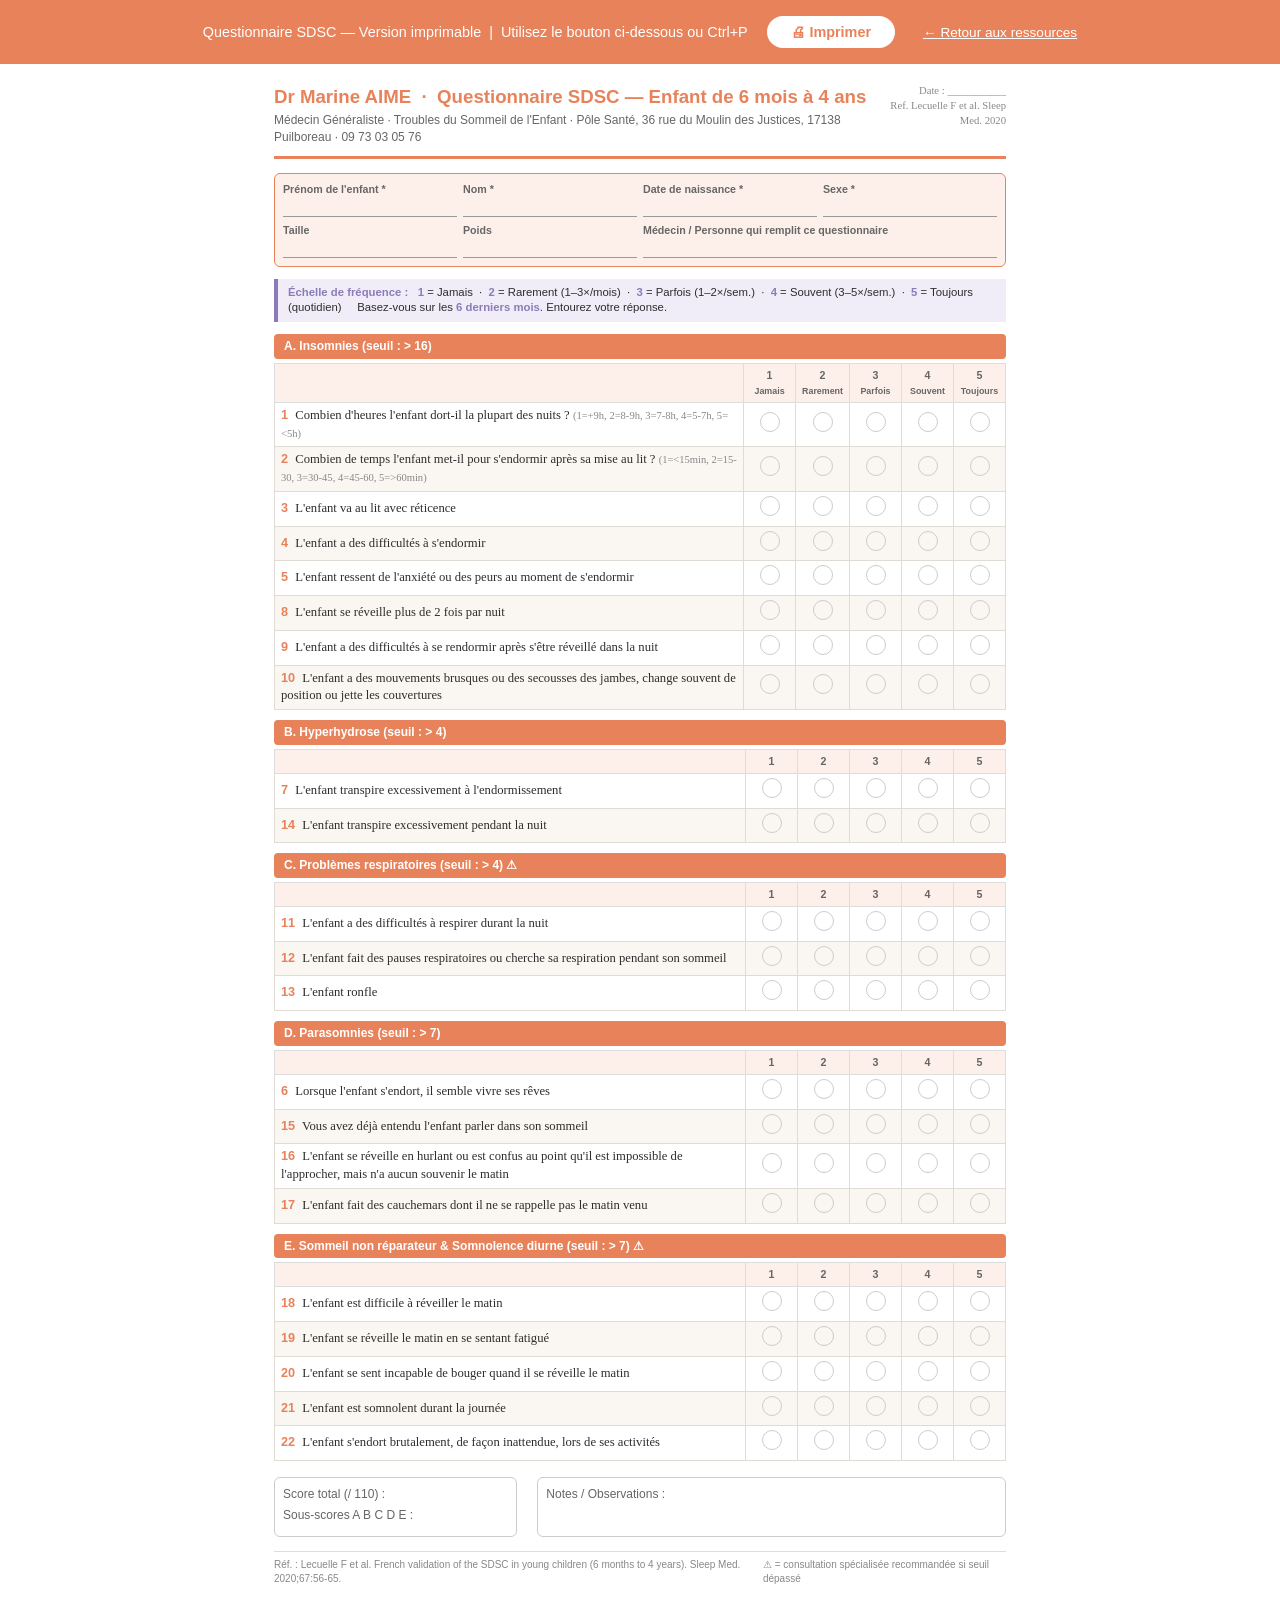
<file: questionnaire-petit-imprimable.html>
<!DOCTYPE html>
<html lang="fr">
<head>
    <meta charset="UTF-8">
    <meta name="viewport" content="width=device-width, initial-scale=1.0">
    <title>SDSC 6 mois–4 ans — Version imprimable — Dr Marine AIME</title>
    <style>
        * { margin: 0; padding: 0; box-sizing: border-box; }
        body { font-family: 'Georgia', serif; color: #2d2d2d; background: #fff; font-size: 11pt; line-height: 1.4; }

        .no-print {
            background: #e8825a;
            color: #fff;
            text-align: center;
            padding: 1rem;
            font-family: sans-serif;
            font-size: .9rem;
        }
        .no-print button {
            background: #fff;
            color: #e8825a;
            border: none;
            padding: .5rem 1.5rem;
            border-radius: 20px;
            font-weight: 700;
            cursor: pointer;
            margin-left: 1rem;
            font-size: .9rem;
        }

        .page {
            max-width: 780px;
            margin: 0 auto;
            padding: 20px 24px;
        }

        .header {
            border-bottom: 3px solid #e8825a;
            padding-bottom: 10px;
            margin-bottom: 14px;
            display: flex;
            justify-content: space-between;
            align-items: flex-start;
        }
        .header-title { font-family: sans-serif; }
        .header-title h1 { font-size: 14pt; font-weight: 700; color: #e8825a; }
        .header-title p  { font-size: 9pt; color: #666; margin-top: 2px; }
        .header-ref { text-align: right; font-size: 8pt; color: #888; }

        .patient-grid {
            display: grid;
            grid-template-columns: repeat(4, 1fr);
            gap: 6px;
            margin-bottom: 12px;
            border: 1.5px solid #e8825a;
            border-radius: 6px;
            padding: 8px;
            background: #fdf0ea;
        }
        .patient-field label { font-size: 8pt; font-weight: 700; color: #666; display: block; margin-bottom: 2px; font-family: sans-serif; }
        .patient-field .field-line { border-bottom: 1px solid #999; min-height: 18px; }

        .scale-legend {
            background: #f0edf8;
            border-left: 4px solid #8b7cb8;
            padding: 6px 10px;
            margin-bottom: 12px;
            font-size: 8.5pt;
            font-family: sans-serif;
        }
        .scale-legend strong { color: #8b7cb8; }

        .section-title {
            background: #e8825a;
            color: #fff;
            font-family: sans-serif;
            font-size: 9pt;
            font-weight: 700;
            padding: 4px 10px;
            margin: 10px 0 4px;
            border-radius: 4px;
        }

        table { width: 100%; border-collapse: collapse; margin-bottom: 8px; }
        thead th {
            background: #fdf0ea;
            font-family: sans-serif;
            font-size: 8pt;
            font-weight: 700;
            color: #666;
            padding: 4px 6px;
            text-align: center;
            border: 1px solid #ddd;
        }
        thead th:first-child { text-align: left; }
        tbody tr:nth-child(even) { background: #faf7f2; }
        tbody td {
            padding: 4px 6px;
            border: 1px solid #e0dbd5;
            font-size: 9.5pt;
            vertical-align: middle;
        }
        tbody td:not(:first-child) { text-align: center; width: 52px; }
        .q-num { color: #e8825a; font-weight: 700; font-family: sans-serif; margin-right: 4px; }
        .circle {
            display: inline-block;
            width: 20px; height: 20px;
            border: 1.5px solid #ccc;
            border-radius: 50%;
        }

        .signature-block {
            display: flex;
            gap: 20px;
            margin-top: 16px;
            font-family: sans-serif;
            font-size: 9pt;
        }
        .sig-zone { flex: 1; border: 1px solid #ccc; border-radius: 6px; padding: 8px; min-height: 60px; }
        .sig-zone p { color: #666; margin-bottom: 4px; }

        .footer-print {
            margin-top: 14px;
            border-top: 1px solid #ddd;
            padding-top: 6px;
            font-size: 7.5pt;
            color: #888;
            font-family: sans-serif;
            display: flex;
            justify-content: space-between;
        }

        @media print {
            .no-print { display: none; }
            body { font-size: 10pt; }
            .page { padding: 10px 16px; }
            thead th { background: #fdf0ea !important; -webkit-print-color-adjust: exact; print-color-adjust: exact; }
            tbody tr:nth-child(even) { background: #faf7f2 !important; -webkit-print-color-adjust: exact; print-color-adjust: exact; }
            .scale-legend { background: #f0edf8 !important; -webkit-print-color-adjust: exact; print-color-adjust: exact; }
            .section-title { background: #e8825a !important; -webkit-print-color-adjust: exact; print-color-adjust: exact; }
            .patient-grid { background: #fdf0ea !important; -webkit-print-color-adjust: exact; print-color-adjust: exact; }
        }
    </style>
</head>
<body>

<div class="no-print">
    Questionnaire SDSC — Version imprimable &nbsp;|&nbsp; Utilisez le bouton ci-dessous ou Ctrl+P
    <button onclick="window.print()">🖨 Imprimer</button>
    <a href="ressources.html" style="color:#fff;margin-left:1.5rem;font-size:.85rem;">← Retour aux ressources</a>
</div>

<div class="page">

    <div class="header">
        <div class="header-title">
            <h1>Dr Marine AIME &nbsp;·&nbsp; Questionnaire SDSC — Enfant de 6 mois à 4 ans</h1>
            <p>Médecin Généraliste · Troubles du Sommeil de l'Enfant · Pôle Santé, 36 rue du Moulin des Justices, 17138 Puilboreau · 09 73 03 05 76</p>
        </div>
        <div class="header-ref">
            Date : ___________<br>
            Ref. Lecuelle F et al. Sleep Med. 2020
        </div>
    </div>

    <!-- Patient -->
    <div class="patient-grid">
        <div class="patient-field"><label>Prénom de l'enfant *</label><div class="field-line"></div></div>
        <div class="patient-field"><label>Nom *</label><div class="field-line"></div></div>
        <div class="patient-field"><label>Date de naissance *</label><div class="field-line"></div></div>
        <div class="patient-field"><label>Sexe *</label><div class="field-line"></div></div>
        <div class="patient-field"><label>Taille</label><div class="field-line"></div></div>
        <div class="patient-field"><label>Poids</label><div class="field-line"></div></div>
        <div class="patient-field" style="grid-column:span 2"><label>Médecin / Personne qui remplit ce questionnaire</label><div class="field-line"></div></div>
    </div>

    <!-- Légende -->
    <div class="scale-legend">
        <strong>Échelle de fréquence :</strong> &nbsp;
        <strong>1</strong> = Jamais &nbsp;·&nbsp;
        <strong>2</strong> = Rarement (1–3×/mois) &nbsp;·&nbsp;
        <strong>3</strong> = Parfois (1–2×/sem.) &nbsp;·&nbsp;
        <strong>4</strong> = Souvent (3–5×/sem.) &nbsp;·&nbsp;
        <strong>5</strong> = Toujours (quotidien) &nbsp;&nbsp;&nbsp;
        Basez-vous sur les <strong>6 derniers mois</strong>. Entourez votre réponse.
    </div>

    <!-- Section A : Insomnies -->
    <div class="section-title">A. Insomnies (seuil : &gt; 16)</div>
    <table>
        <thead>
            <tr>
                <th></th>
                <th>1<br><small>Jamais</small></th>
                <th>2<br><small>Rarement</small></th>
                <th>3<br><small>Parfois</small></th>
                <th>4<br><small>Souvent</small></th>
                <th>5<br><small>Toujours</small></th>
            </tr>
        </thead>
        <tbody>
            <tr>
                <td><span class="q-num">1</span> Combien d'heures l'enfant dort-il la plupart des nuits ? <small style="color:#888;">(1=+9h, 2=8-9h, 3=7-8h, 4=5-7h, 5=&lt;5h)</small></td>
                <td><span class="circle"></span></td><td><span class="circle"></span></td><td><span class="circle"></span></td><td><span class="circle"></span></td><td><span class="circle"></span></td>
            </tr>
            <tr>
                <td><span class="q-num">2</span> Combien de temps l'enfant met-il pour s'endormir après sa mise au lit ? <small style="color:#888;">(1=&lt;15min, 2=15-30, 3=30-45, 4=45-60, 5=&gt;60min)</small></td>
                <td><span class="circle"></span></td><td><span class="circle"></span></td><td><span class="circle"></span></td><td><span class="circle"></span></td><td><span class="circle"></span></td>
            </tr>
            <tr><td><span class="q-num">3</span> L'enfant va au lit avec réticence</td>
                <td><span class="circle"></span></td><td><span class="circle"></span></td><td><span class="circle"></span></td><td><span class="circle"></span></td><td><span class="circle"></span></td></tr>
            <tr><td><span class="q-num">4</span> L'enfant a des difficultés à s'endormir</td>
                <td><span class="circle"></span></td><td><span class="circle"></span></td><td><span class="circle"></span></td><td><span class="circle"></span></td><td><span class="circle"></span></td></tr>
            <tr><td><span class="q-num">5</span> L'enfant ressent de l'anxiété ou des peurs au moment de s'endormir</td>
                <td><span class="circle"></span></td><td><span class="circle"></span></td><td><span class="circle"></span></td><td><span class="circle"></span></td><td><span class="circle"></span></td></tr>
            <tr><td><span class="q-num">8</span> L'enfant se réveille plus de 2 fois par nuit</td>
                <td><span class="circle"></span></td><td><span class="circle"></span></td><td><span class="circle"></span></td><td><span class="circle"></span></td><td><span class="circle"></span></td></tr>
            <tr><td><span class="q-num">9</span> L'enfant a des difficultés à se rendormir après s'être réveillé dans la nuit</td>
                <td><span class="circle"></span></td><td><span class="circle"></span></td><td><span class="circle"></span></td><td><span class="circle"></span></td><td><span class="circle"></span></td></tr>
            <tr><td><span class="q-num">10</span> L'enfant a des mouvements brusques ou des secousses des jambes, change souvent de position ou jette les couvertures</td>
                <td><span class="circle"></span></td><td><span class="circle"></span></td><td><span class="circle"></span></td><td><span class="circle"></span></td><td><span class="circle"></span></td></tr>
        </tbody>
    </table>

    <!-- Section B : Hyperhydrose -->
    <div class="section-title">B. Hyperhydrose (seuil : &gt; 4)</div>
    <table>
        <thead>
            <tr><th></th><th>1</th><th>2</th><th>3</th><th>4</th><th>5</th></tr>
        </thead>
        <tbody>
            <tr><td><span class="q-num">7</span> L'enfant transpire excessivement à l'endormissement</td>
                <td><span class="circle"></span></td><td><span class="circle"></span></td><td><span class="circle"></span></td><td><span class="circle"></span></td><td><span class="circle"></span></td></tr>
            <tr><td><span class="q-num">14</span> L'enfant transpire excessivement pendant la nuit</td>
                <td><span class="circle"></span></td><td><span class="circle"></span></td><td><span class="circle"></span></td><td><span class="circle"></span></td><td><span class="circle"></span></td></tr>
        </tbody>
    </table>

    <!-- Section C : Problèmes respiratoires -->
    <div class="section-title">C. Problèmes respiratoires (seuil : &gt; 4) ⚠</div>
    <table>
        <thead>
            <tr><th></th><th>1</th><th>2</th><th>3</th><th>4</th><th>5</th></tr>
        </thead>
        <tbody>
            <tr><td><span class="q-num">11</span> L'enfant a des difficultés à respirer durant la nuit</td>
                <td><span class="circle"></span></td><td><span class="circle"></span></td><td><span class="circle"></span></td><td><span class="circle"></span></td><td><span class="circle"></span></td></tr>
            <tr><td><span class="q-num">12</span> L'enfant fait des pauses respiratoires ou cherche sa respiration pendant son sommeil</td>
                <td><span class="circle"></span></td><td><span class="circle"></span></td><td><span class="circle"></span></td><td><span class="circle"></span></td><td><span class="circle"></span></td></tr>
            <tr><td><span class="q-num">13</span> L'enfant ronfle</td>
                <td><span class="circle"></span></td><td><span class="circle"></span></td><td><span class="circle"></span></td><td><span class="circle"></span></td><td><span class="circle"></span></td></tr>
        </tbody>
    </table>

    <!-- Section D : Parasomnies -->
    <div class="section-title">D. Parasomnies (seuil : &gt; 7)</div>
    <table>
        <thead>
            <tr><th></th><th>1</th><th>2</th><th>3</th><th>4</th><th>5</th></tr>
        </thead>
        <tbody>
            <tr><td><span class="q-num">6</span> Lorsque l'enfant s'endort, il semble vivre ses rêves</td>
                <td><span class="circle"></span></td><td><span class="circle"></span></td><td><span class="circle"></span></td><td><span class="circle"></span></td><td><span class="circle"></span></td></tr>
            <tr><td><span class="q-num">15</span> Vous avez déjà entendu l'enfant parler dans son sommeil</td>
                <td><span class="circle"></span></td><td><span class="circle"></span></td><td><span class="circle"></span></td><td><span class="circle"></span></td><td><span class="circle"></span></td></tr>
            <tr><td><span class="q-num">16</span> L'enfant se réveille en hurlant ou est confus au point qu'il est impossible de l'approcher, mais n'a aucun souvenir le matin</td>
                <td><span class="circle"></span></td><td><span class="circle"></span></td><td><span class="circle"></span></td><td><span class="circle"></span></td><td><span class="circle"></span></td></tr>
            <tr><td><span class="q-num">17</span> L'enfant fait des cauchemars dont il ne se rappelle pas le matin venu</td>
                <td><span class="circle"></span></td><td><span class="circle"></span></td><td><span class="circle"></span></td><td><span class="circle"></span></td><td><span class="circle"></span></td></tr>
        </tbody>
    </table>

    <!-- Section E : Somnolence -->
    <div class="section-title">E. Sommeil non réparateur &amp; Somnolence diurne (seuil : &gt; 7) ⚠</div>
    <table>
        <thead>
            <tr><th></th><th>1</th><th>2</th><th>3</th><th>4</th><th>5</th></tr>
        </thead>
        <tbody>
            <tr><td><span class="q-num">18</span> L'enfant est difficile à réveiller le matin</td>
                <td><span class="circle"></span></td><td><span class="circle"></span></td><td><span class="circle"></span></td><td><span class="circle"></span></td><td><span class="circle"></span></td></tr>
            <tr><td><span class="q-num">19</span> L'enfant se réveille le matin en se sentant fatigué</td>
                <td><span class="circle"></span></td><td><span class="circle"></span></td><td><span class="circle"></span></td><td><span class="circle"></span></td><td><span class="circle"></span></td></tr>
            <tr><td><span class="q-num">20</span> L'enfant se sent incapable de bouger quand il se réveille le matin</td>
                <td><span class="circle"></span></td><td><span class="circle"></span></td><td><span class="circle"></span></td><td><span class="circle"></span></td><td><span class="circle"></span></td></tr>
            <tr><td><span class="q-num">21</span> L'enfant est somnolent durant la journée</td>
                <td><span class="circle"></span></td><td><span class="circle"></span></td><td><span class="circle"></span></td><td><span class="circle"></span></td><td><span class="circle"></span></td></tr>
            <tr><td><span class="q-num">22</span> L'enfant s'endort brutalement, de façon inattendue, lors de ses activités</td>
                <td><span class="circle"></span></td><td><span class="circle"></span></td><td><span class="circle"></span></td><td><span class="circle"></span></td><td><span class="circle"></span></td></tr>
        </tbody>
    </table>

    <div class="signature-block">
        <div class="sig-zone">
            <p>Score total (/ 110) :</p>
            <p style="margin-top:4px;">Sous-scores A B C D E :</p>
        </div>
        <div class="sig-zone" style="flex:2;">
            <p>Notes / Observations :</p>
        </div>
    </div>

    <div class="footer-print">
        <span>Réf. : Lecuelle F et al. French validation of the SDSC in young children (6 months to 4 years). Sleep Med. 2020;67:56-65.</span>
        <span>⚠ = consultation spécialisée recommandée si seuil dépassé</span>
    </div>

</div>

</body>
</html>
</file>
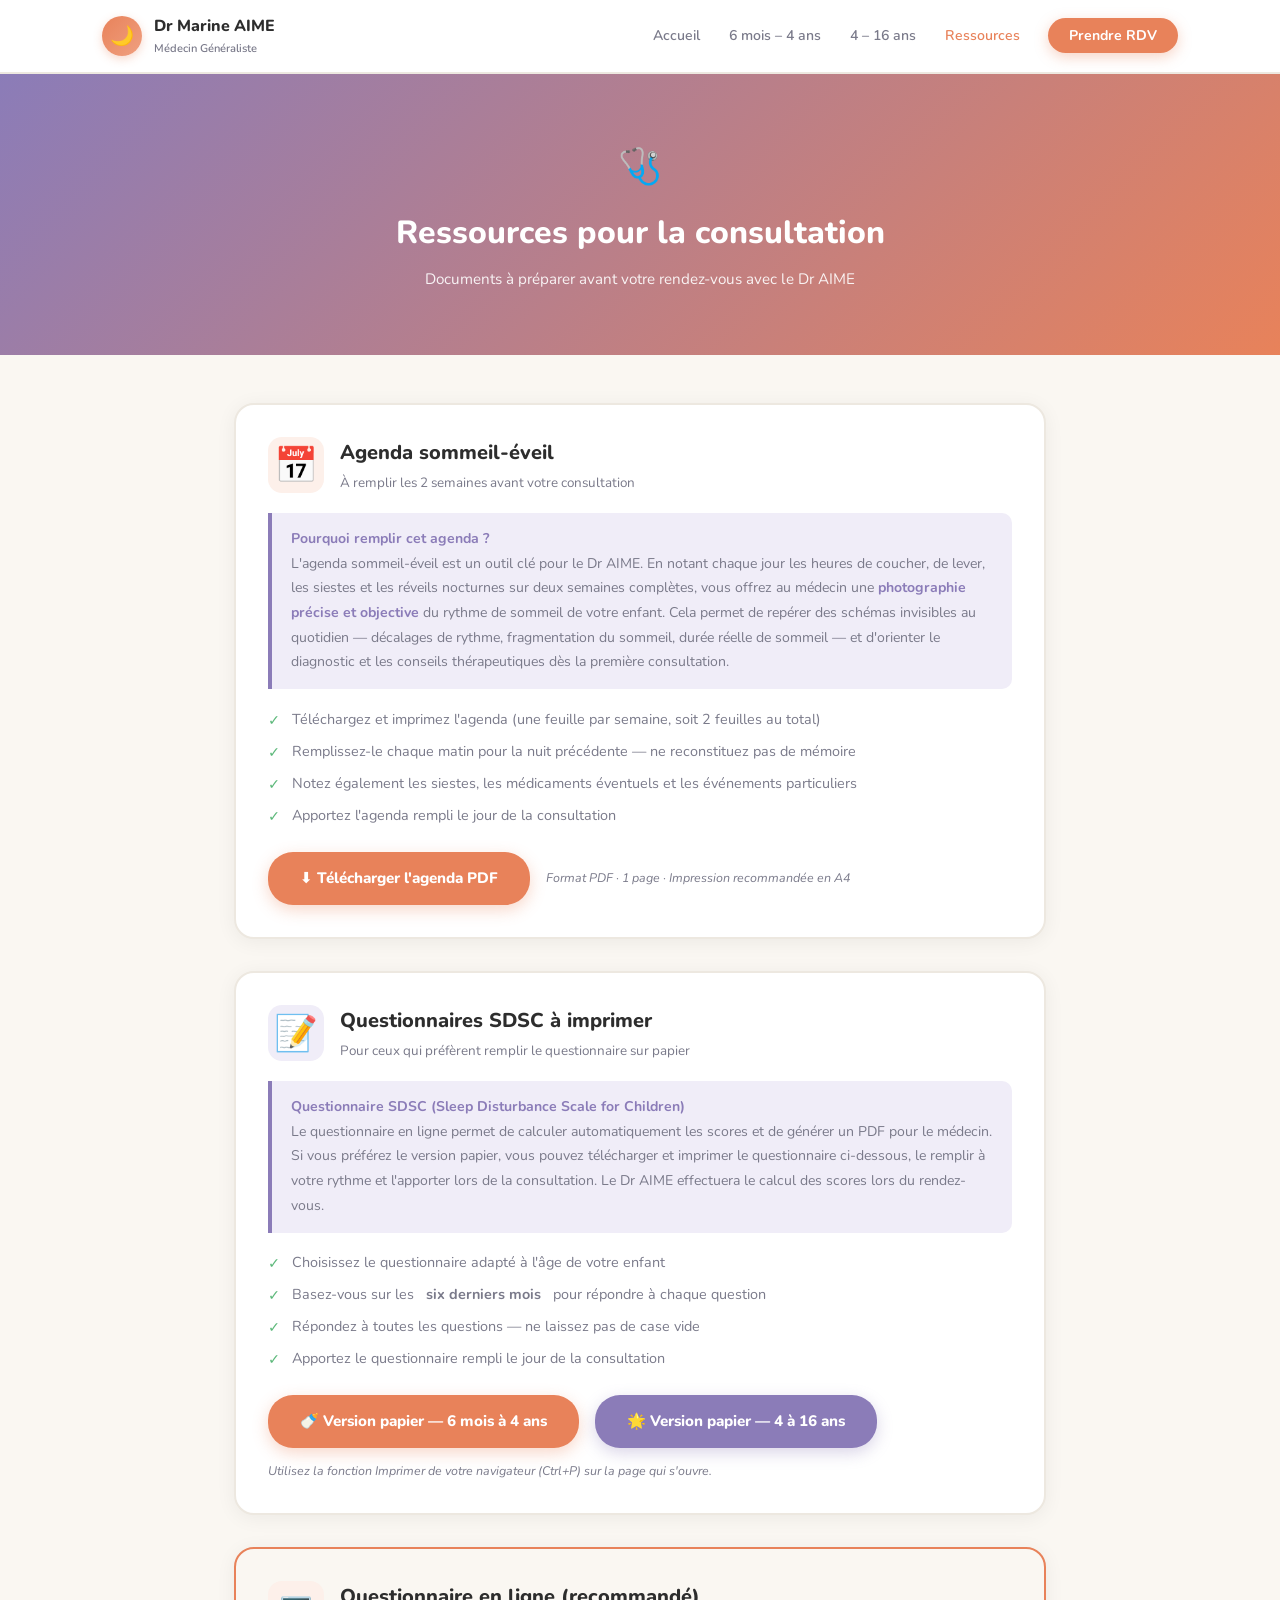
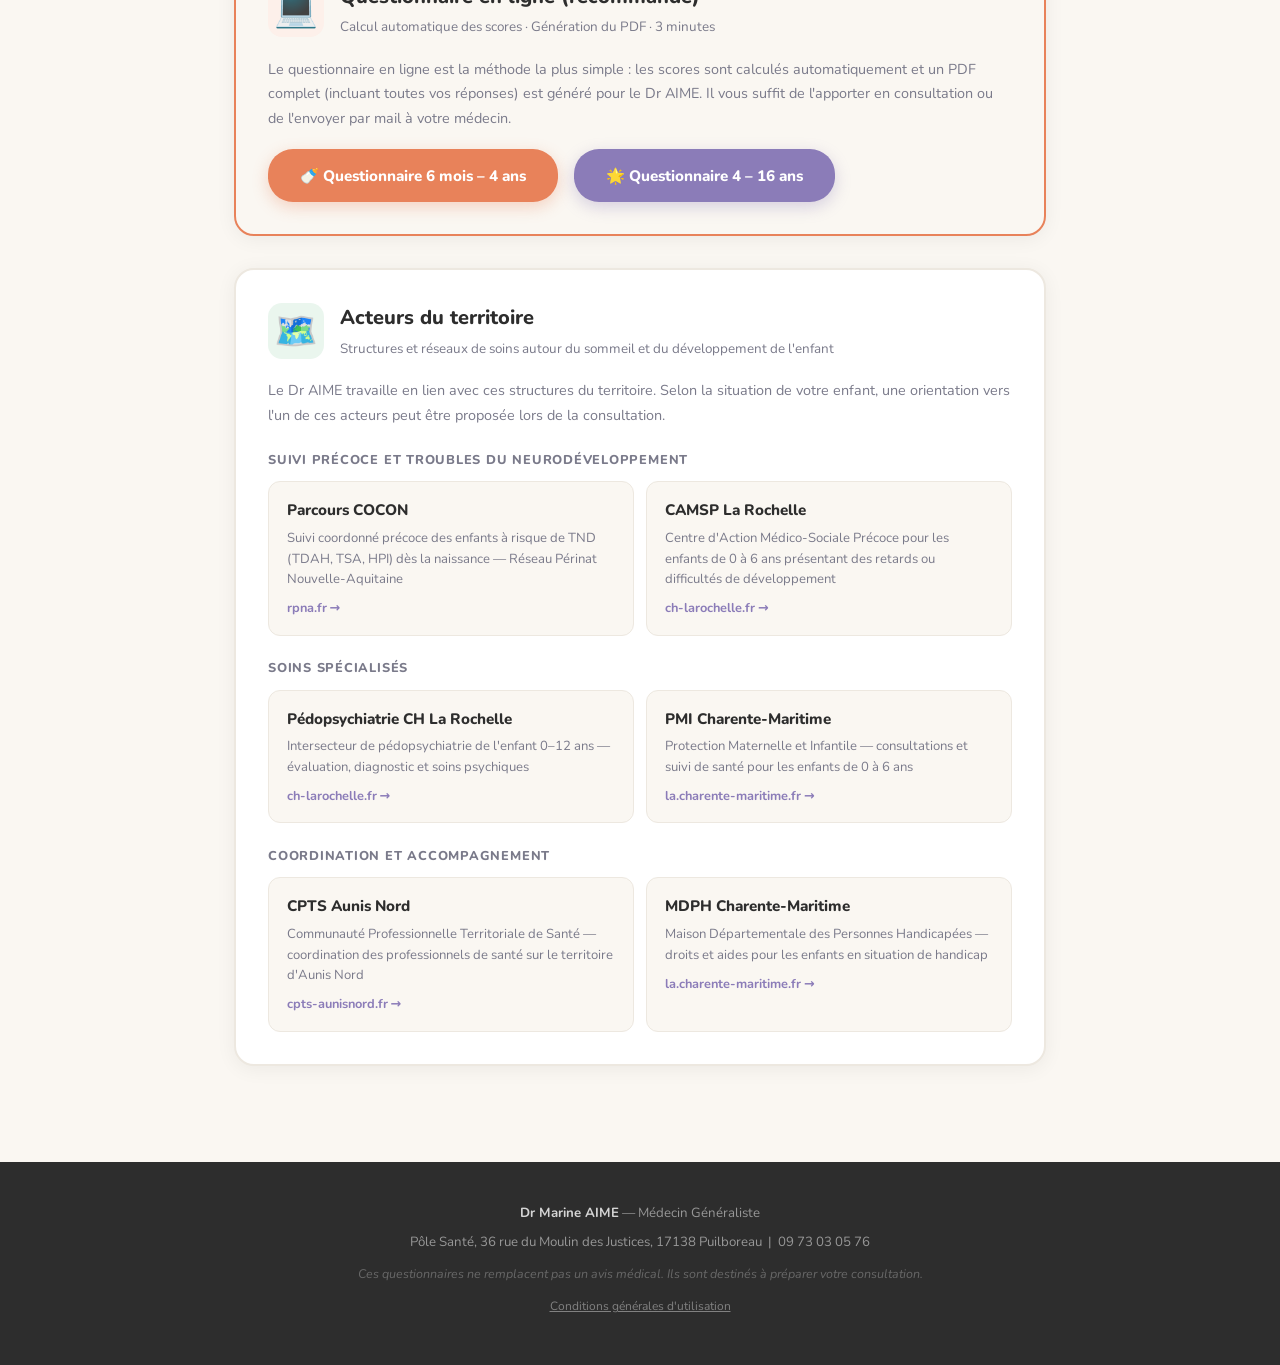
<file: ressources.html>
<!DOCTYPE html>
<html lang="fr">
<head>
    <meta charset="UTF-8">
    <meta name="viewport" content="width=device-width, initial-scale=1.0">
    <title>Ressources Sommeil Enfant — Dr Marine AIME, Puilboreau</title>
    <meta name="description" content="Ressources et conseils sur le sommeil de l'enfant par le Dr Marine AIME, médecin à Puilboreau, spécialisée en pédiatrie et développement psycho-moteur.">
    <link rel="preconnect" href="https://fonts.googleapis.com">
    <link href="https://fonts.googleapis.com/css2?family=Nunito:wght@300;400;600;700;800&display=swap" rel="stylesheet">
    <link rel="stylesheet" href="style.css">
    <script async src="https://www.googletagmanager.com/gtag/js?id=G-BC6ZM4VB7K"></script>
    <script>
        window.dataLayer = window.dataLayer || [];
        function gtag(){dataLayer.push(arguments);}
        gtag('js', new Date());
        gtag('config', 'G-BC6ZM4VB7K');
        document.addEventListener('click', function(e) {
            var link = e.target.closest('a');
            if (link && link.href && link.href.includes('doctolib')) {
                gtag('event', 'click_doctolib', { page: window.location.pathname });
            }
        });
    </script>
</head>
<body>

<header>
    <nav>
        <div class="logo">
            <div class="logo-badge">🌙</div>
            <div>
                <div class="logo-name">Dr Marine AIME</div>
                <div class="logo-sub">Médecin Généraliste</div>
            </div>
        </div>
        <button class="menu-burger" id="menu-burger" aria-label="Menu de navigation" aria-expanded="false">
            <span></span>
            <span></span>
            <span></span>
        </button>
        <ul class="nav-liens" id="nav-liens">
            <li><a href="index.html">Accueil</a></li>
            <li><a href="questionnaire-petit.html">6 mois – 4 ans</a></li>
            <li><a href="questionnaire-grand.html">4 – 16 ans</a></li>
            <li><a href="ressources.html" class="actif">Ressources</a></li>
            <li><a href="https://www.doctolib.fr/medecin-generaliste/vendeuvre-du-poitou/marine-aime" target="_blank" class="nav-rdv">Prendre RDV</a></li>
        </ul>
    </nav>
</header>

<div class="ressources-hero">
    <div class="quest-entete-emoji">🩺</div>
    <h1>Ressources pour la consultation</h1>
    <p>Documents à préparer avant votre rendez-vous avec le Dr AIME</p>
</div>

<div class="ressources-container">

    <!-- AGENDA DU SOMMEIL -->
    <div class="ressource-card">
        <div class="ressource-card-header">
            <div class="ressource-emoji">📅</div>
            <div>
                <h2>Agenda sommeil-éveil</h2>
                <p>À remplir les 2 semaines avant votre consultation</p>
            </div>
        </div>

        <div class="ressource-why">
            <strong>Pourquoi remplir cet agenda ?</strong><br>
            L'agenda sommeil-éveil est un outil clé pour le Dr AIME. En notant chaque jour les heures de coucher, de lever, les siestes et les réveils nocturnes sur deux semaines complètes, vous offrez au médecin une <strong>photographie précise et objective</strong> du rythme de sommeil de votre enfant. Cela permet de repérer des schémas invisibles au quotidien — décalages de rythme, fragmentation du sommeil, durée réelle de sommeil — et d'orienter le diagnostic et les conseils thérapeutiques dès la première consultation.
        </div>

        <ul class="ressource-steps">
            <li>Téléchargez et imprimez l'agenda (une feuille par semaine, soit 2 feuilles au total)</li>
            <li>Remplissez-le chaque matin pour la nuit précédente — ne reconstituez pas de mémoire</li>
            <li>Notez également les siestes, les médicaments éventuels et les événements particuliers</li>
            <li>Apportez l'agenda rempli le jour de la consultation</li>
        </ul>

        <div class="ressource-dl-row">
            <a href="agenda-sommeil.pdf" download class="btn-ressource-dl">
                ⬇ Télécharger l'agenda PDF
            </a>
            <span class="ressource-dl-note">Format PDF · 1 page · Impression recommandée en A4</span>
        </div>
    </div>

    <!-- QUESTIONNAIRES PAPIER -->
    <div class="ressource-card">
        <div class="ressource-card-header">
            <div class="ressource-emoji" style="background:var(--lavande-clair);">📝</div>
            <div>
                <h2>Questionnaires SDSC à imprimer</h2>
                <p>Pour ceux qui préfèrent remplir le questionnaire sur papier</p>
            </div>
        </div>

        <div class="ressource-why">
            <strong>Questionnaire SDSC (Sleep Disturbance Scale for Children)</strong><br>
            Le questionnaire en ligne permet de calculer automatiquement les scores et de générer un PDF pour le médecin. Si vous préférez le version papier, vous pouvez télécharger et imprimer le questionnaire ci-dessous, le remplir à votre rythme et l'apporter lors de la consultation. Le Dr AIME effectuera le calcul des scores lors du rendez-vous.
        </div>

        <ul class="ressource-steps">
            <li>Choisissez le questionnaire adapté à l'âge de votre enfant</li>
            <li>Basez-vous sur les <strong>six derniers mois</strong> pour répondre à chaque question</li>
            <li>Répondez à toutes les questions — ne laissez pas de case vide</li>
            <li>Apportez le questionnaire rempli le jour de la consultation</li>
        </ul>

        <div class="ressource-dl-row" style="gap:1rem;flex-wrap:wrap;">
            <a href="questionnaire-petit-imprimable.html" target="_blank" class="btn-ressource-dl">
                🍼 Version papier — 6 mois à 4 ans
            </a>
            <a href="questionnaire-grand-imprimable.html" target="_blank" class="btn-ressource-dl lavande">
                🌟 Version papier — 4 à 16 ans
            </a>
        </div>
        <p class="ressource-dl-note" style="margin-top:.8rem;">Utilisez la fonction Imprimer de votre navigateur (Ctrl+P) sur la page qui s'ouvre.</p>
    </div>

    <!-- RENVOI VERS QUESTIONNAIRE EN LIGNE -->
    <div class="ressource-card" style="background:var(--creme);border-color:var(--corail);">
        <div class="ressource-card-header">
            <div class="ressource-emoji" style="background:var(--corail-clair);">💻</div>
            <div>
                <h2>Questionnaire en ligne (recommandé)</h2>
                <p>Calcul automatique des scores · Génération du PDF · 3 minutes</p>
            </div>
        </div>
        <p style="font-size:.9rem;color:var(--texte2);margin-bottom:1.2rem;line-height:1.7;">
            Le questionnaire en ligne est la méthode la plus simple : les scores sont calculés automatiquement et un PDF complet (incluant toutes vos réponses) est généré pour le Dr AIME. Il vous suffit de l'apporter en consultation ou de l'envoyer par mail à votre médecin.
        </p>
        <div class="ressource-dl-row">
            <a href="questionnaire-petit.html" class="btn-ressource-dl">🍼 Questionnaire 6 mois – 4 ans</a>
            <a href="questionnaire-grand.html" class="btn-ressource-dl lavande">🌟 Questionnaire 4 – 16 ans</a>
        </div>
    </div>

    <!-- ANNUAIRE LOCAL -->
    <div class="ressource-card">
        <div class="ressource-card-header">
            <div class="ressource-emoji" style="background:var(--vert-clair);">🗺️</div>
            <div>
                <h2>Acteurs du territoire</h2>
                <p>Structures et réseaux de soins autour du sommeil et du développement de l'enfant</p>
            </div>
        </div>
        <p class="annuaire-intro">Le Dr AIME travaille en lien avec ces structures du territoire. Selon la situation de votre enfant, une orientation vers l'un de ces acteurs peut être proposée lors de la consultation.</p>

        <h3 class="annuaire-categorie">Suivi précoce et troubles du neurodéveloppement</h3>
        <div class="annuaire-grid">
            <a href="https://rpna.fr/parcours-cocon-parents/" target="_blank" rel="noopener" class="annuaire-item">
                <span class="annuaire-item-titre">Parcours COCON</span>
                <span class="annuaire-item-desc">Suivi coordonné précoce des enfants à risque de TND (TDAH, TSA, HPI) dès la naissance — Réseau Périnat Nouvelle-Aquitaine</span>
                <span class="annuaire-item-lien">rpna.fr →</span>
            </a>
            <a href="https://www.ch-larochelle.fr/service/les-services-de-soins/psychiatrie/intersecteur-de-pedopsychiatrie-de-lenfant-0-12-ans/" target="_blank" rel="noopener" class="annuaire-item">
                <span class="annuaire-item-titre">CAMSP La Rochelle</span>
                <span class="annuaire-item-desc">Centre d'Action Médico-Sociale Précoce pour les enfants de 0 à 6 ans présentant des retards ou difficultés de développement</span>
                <span class="annuaire-item-lien">ch-larochelle.fr →</span>
            </a>
        </div>

        <h3 class="annuaire-categorie">Soins spécialisés</h3>
        <div class="annuaire-grid">
            <a href="https://www.ch-larochelle.fr/service/les-services-de-soins/psychiatrie/intersecteur-de-pedopsychiatrie-de-lenfant-0-12-ans/" target="_blank" rel="noopener" class="annuaire-item">
                <span class="annuaire-item-titre">Pédopsychiatrie CH La Rochelle</span>
                <span class="annuaire-item-desc">Intersecteur de pédopsychiatrie de l'enfant 0–12 ans — évaluation, diagnostic et soins psychiques</span>
                <span class="annuaire-item-lien">ch-larochelle.fr →</span>
            </a>
            <a href="https://la.charente-maritime.fr/parents-petite-enfance/bebe-est" target="_blank" rel="noopener" class="annuaire-item">
                <span class="annuaire-item-titre">PMI Charente-Maritime</span>
                <span class="annuaire-item-desc">Protection Maternelle et Infantile — consultations et suivi de santé pour les enfants de 0 à 6 ans</span>
                <span class="annuaire-item-lien">la.charente-maritime.fr →</span>
            </a>
        </div>

        <h3 class="annuaire-categorie">Coordination et accompagnement</h3>
        <div class="annuaire-grid">
            <a href="https://www.cpts-aunisnord.fr/" target="_blank" rel="noopener" class="annuaire-item">
                <span class="annuaire-item-titre">CPTS Aunis Nord</span>
                <span class="annuaire-item-desc">Communauté Professionnelle Territoriale de Santé — coordination des professionnels de santé sur le territoire d'Aunis Nord</span>
                <span class="annuaire-item-lien">cpts-aunisnord.fr →</span>
            </a>
            <a href="https://la.charente-maritime.fr/personnes-handicapees/maison-departementale-des-personnes-handicapees" target="_blank" rel="noopener" class="annuaire-item">
                <span class="annuaire-item-titre">MDPH Charente-Maritime</span>
                <span class="annuaire-item-desc">Maison Départementale des Personnes Handicapées — droits et aides pour les enfants en situation de handicap</span>
                <span class="annuaire-item-lien">la.charente-maritime.fr →</span>
            </a>
        </div>
    </div>

</div>

<footer>
    <div class="container">
        <p><strong>Dr Marine AIME</strong> — Médecin Généraliste</p>
        <p>Pôle Santé, 36 rue du Moulin des Justices, 17138 Puilboreau &nbsp;|&nbsp; 09 73 03 05 76</p>
        <p class="footer-disclaimer">Ces questionnaires ne remplacent pas un avis médical. Ils sont destinés à préparer votre consultation.</p>
        <p class="footer-legal"><a href="cgu.html">Conditions générales d'utilisation</a></p>
    </div>
</footer>

<script src="nav.js"></script>
</body>
</html>
</file>
<file: style.css>
@import url('https://fonts.googleapis.com/css2?family=Nunito:wght@300;400;600;700;800&display=swap');

:root {
    --creme:          #faf7f2;
    --blanc:          #ffffff;
    --corail:         #e8825a;
    --corail2:        #f0a080;
    --corail-clair:   #fdf0ea;
    --lavande:        #8b7cb8;
    --lavande2:       #b8aad0;
    --lavande-clair:  #f0edf8;
    --texte:          #2d2d2d;
    --texte2:         #7a7a8a;
    --bordure:        #ede8e0;
    --vert:           #5cb87a;
    --vert-clair:     #eaf6ee;
    --orange:         #d9863a;
    --orange-clair:   #fdf3e3;
    --rouge:          #d64f4f;
    --rouge-clair:    #fdeaea;
    --doctolib:       #009de0;
}

* { margin: 0; padding: 0; box-sizing: border-box; }

/* Empêche tout défilement horizontal sur mobile */
html { overflow-x: hidden; }

body {
    font-family: 'Nunito', system-ui, sans-serif;
    color: var(--texte);
    background: var(--creme);
    line-height: 1.6;
}

/* ── NAVIGATION ── */
header {
    background: rgba(255, 255, 255, .97);
    position: sticky;
    top: 0;
    z-index: 100;
    border-bottom: 2px solid var(--bordure);
    backdrop-filter: blur(8px);
}

nav {
    max-width: 1140px;
    margin: 0 auto;
    padding: .9rem 2rem;
    display: flex;
    justify-content: space-between;
    align-items: center;
}

.logo {
    display: flex;
    align-items: center;
    gap: .75rem;
}

.logo-badge {
    width: 40px;
    height: 40px;
    border-radius: 50%;
    background: linear-gradient(135deg, var(--corail), var(--corail2));
    display: flex;
    align-items: center;
    justify-content: center;
    font-size: 1.2rem;
    flex-shrink: 0;
    box-shadow: 0 3px 10px rgba(232, 130, 90, .3);
}

.logo-name {
    font-size: 1rem;
    font-weight: 800;
    color: var(--texte);
}

.logo-sub {
    font-size: .7rem;
    color: var(--texte2);
    font-weight: 600;
}

.nav-liens {
    list-style: none;
    display: flex;
    gap: 1.8rem;
    align-items: center;
}

.nav-liens a {
    color: var(--texte2);
    text-decoration: none;
    font-size: .88rem;
    font-weight: 600;
    transition: color .2s;
}

.nav-liens a:hover,
.nav-liens a.actif {
    color: var(--corail);
}

.nav-rdv {
    background: var(--corail);
    color: #fff !important;
    padding: .5rem 1.3rem;
    border-radius: 25px;
    font-weight: 700 !important;
    box-shadow: 0 4px 14px rgba(232, 130, 90, .35);
    transition: all .2s !important;
}

.nav-rdv:hover {
    background: var(--corail2) !important;
    transform: translateY(-1px);
    box-shadow: 0 7px 20px rgba(232, 130, 90, .4) !important;
}

/* ── HAMBURGER MOBILE MENU ── */
.menu-burger {
    display: none;
    flex-direction: column;
    justify-content: center;
    gap: 5px;
    background: none;
    border: 1.5px solid var(--bordure);
    border-radius: 10px;
    cursor: pointer;
    padding: 8px 10px;
    transition: background .2s, border-color .2s;
}
.menu-burger:hover { background: var(--creme); border-color: var(--corail); }
.menu-burger span {
    display: block;
    width: 20px;
    height: 2px;
    background: var(--texte);
    border-radius: 2px;
    transition: transform .25s ease, opacity .2s ease;
    transform-origin: center;
}
.menu-burger.open span:nth-child(1) { transform: translateY(7px) rotate(45deg); }
.menu-burger.open span:nth-child(2) { opacity: 0; transform: scaleX(0); }
.menu-burger.open span:nth-child(3) { transform: translateY(-7px) rotate(-45deg); }

/* ── HERO ── */
.hero {
    background: var(--creme);
    padding: 5rem 2rem 4.5rem;
    text-align: center;
    position: relative;
    overflow: hidden;
}

.hero::before {
    content: '';
    position: absolute;
    top: -80px; right: -80px;
    width: 400px; height: 400px;
    border-radius: 50%;
    background: radial-gradient(circle, rgba(232, 130, 90, .1), transparent 70%);
    pointer-events: none;
}

.hero::after {
    content: '';
    position: absolute;
    bottom: -60px; left: -60px;
    width: 300px; height: 300px;
    border-radius: 50%;
    background: radial-gradient(circle, rgba(139, 124, 184, .1), transparent 70%);
    pointer-events: none;
}

.hero-inner {
    max-width: 760px;
    margin: 0 auto;
    position: relative;
    z-index: 1;
}

.hero-emoji-cloud {
    font-size: 1.8rem;
    margin-bottom: 1.2rem;
    display: flex;
    justify-content: center;
    gap: 1.2rem;
    align-items: center;
}

.float1 { animation: floatAnim 3s ease-in-out infinite; }
.float2 { animation: floatAnim 3.5s ease-in-out infinite .5s; font-size: 2.3rem; }
.float3 { animation: floatAnim 4s ease-in-out infinite 1s; }

@keyframes floatAnim {
    0%, 100% { transform: translateY(0); }
    50%       { transform: translateY(-8px); }
}

.hero h1 {
    font-size: 2.8rem;
    font-weight: 800;
    color: var(--texte);
    margin-bottom: 1rem;
    line-height: 1.2;
}

.accent-corail  { color: var(--corail); }
.accent-lavande { color: var(--lavande); }

.hero-sub {
    font-size: 1.05rem;
    color: var(--texte2);
    margin: 0 auto 3rem;
    max-width: 520px;
    line-height: 1.75;
}

.hero-cartes {
    display: flex;
    justify-content: center;
    gap: 1.5rem;
    flex-wrap: wrap;
}

.hero-carte {
    background: var(--blanc);
    border-radius: 28px;
    padding: 2.2rem 2rem;
    width: 260px;
    text-decoration: none;
    color: var(--texte);
    box-shadow: 0 4px 30px rgba(0, 0, 0, .07);
    border: 2px solid transparent;
    transition: all .25s;
    display: flex;
    flex-direction: column;
    align-items: center;
    gap: .8rem;
}

.hero-carte:hover {
    transform: translateY(-8px);
    box-shadow: 0 18px 55px rgba(0, 0, 0, .1);
}

.hero-carte-a:hover { border-color: var(--corail); }
.hero-carte-b:hover { border-color: var(--lavande); }

.carte-bulle {
    width: 72px; height: 72px;
    border-radius: 50%;
    display: flex; align-items: center; justify-content: center;
    font-size: 2rem;
}

.bulle-corail  { background: var(--corail-clair); }
.bulle-lavande { background: var(--lavande-clair); }

.carte-age { font-size: 1.25rem; font-weight: 800; }

.carte-age-corail  { color: var(--corail); }
.carte-age-lavande { color: var(--lavande); }

.carte-desc {
    font-size: .84rem;
    color: var(--texte2);
    text-align: center;
    line-height: 1.5;
}

.carte-btn {
    padding: .5rem 1.6rem;
    border-radius: 25px;
    font-weight: 700;
    font-size: .85rem;
    margin-top: .3rem;
}

.btn-corail  { background: var(--corail); color: #fff; }
.btn-lavande { background: var(--lavande); color: #fff; }

/* ── COMMENT ÇA MARCHE ── */
.comment {
    padding: 5rem 2rem;
    background: var(--blanc);
}

.comment h2 {
    text-align: center;
    color: var(--texte);
    font-size: 2rem;
    font-weight: 800;
    margin-bottom: .6rem;
}

.comment-sub {
    text-align: center;
    color: var(--texte2);
    font-size: .95rem;
    margin-bottom: 3.5rem;
}

.etapes {
    display: flex;
    justify-content: center;
    gap: 1.5rem;
    flex-wrap: wrap;
    max-width: 1000px;
    margin: 0 auto;
}

.etape {
    background: var(--creme);
    border-radius: 24px;
    padding: 2rem 1.5rem;
    width: 210px;
    text-align: center;
    transition: transform .2s, box-shadow .2s;
}

.etape:hover {
    transform: translateY(-5px);
    box-shadow: 0 10px 35px rgba(0, 0, 0, .07);
}

.etape-num {
    width: 62px; height: 62px;
    border-radius: 50%;
    display: flex; align-items: center; justify-content: center;
    font-size: 1.6rem;
    margin: 0 auto 1.2rem;
}

.etape-num-1 { background: rgba(245, 200, 66, .15); }
.etape-num-2 { background: var(--corail-clair); }
.etape-num-3 { background: var(--vert-clair); }
.etape-num-4 { background: var(--lavande-clair); }

.etape h3 {
    font-size: .95rem;
    font-weight: 800;
    color: var(--texte);
    margin-bottom: .5rem;
}

.etape p {
    font-size: .83rem;
    color: var(--texte2);
    line-height: 1.65;
}

/* ── PRÉSENTATION MÉDECIN ── */
.presentation {
    padding: 5rem 2rem;
    background: var(--creme);
}

.container {
    max-width: 900px;
    margin: 0 auto;
}

.presentation h2 {
    font-size: 2rem;
    font-weight: 800;
    color: var(--texte);
    text-align: center;
    margin-bottom: .4rem;
}

.pres-sous {
    text-align: center;
    color: var(--texte2);
    font-style: italic;
    margin-bottom: 1.8rem;
    font-size: .95rem;
}

.pres-pills {
    display: flex;
    gap: .6rem;
    flex-wrap: wrap;
    justify-content: center;
    margin-bottom: 2.5rem;
}

.pres-pill {
    padding: .3rem .9rem;
    border-radius: 20px;
    font-size: .78rem;
    font-weight: 700;
}

.pill-corail  { background: var(--corail-clair); color: var(--corail); }
.pill-lavande { background: var(--lavande-clair); color: var(--lavande); }
.pill-vert    { background: var(--vert-clair); color: var(--vert); }

.pres-bloc {
    background: var(--blanc);
    border-radius: 20px;
    padding: 2rem;
    margin-bottom: 1.2rem;
    box-shadow: 0 2px 16px rgba(0, 0, 0, .04);
}

.pres-bloc h3 {
    color: var(--corail);
    font-size: 1rem;
    font-weight: 800;
    margin-bottom: 1rem;
    display: flex;
    align-items: center;
    gap: .5rem;
}

.pres-bloc p {
    margin-bottom: .75rem;
    font-size: .93rem;
    color: var(--texte2);
    line-height: 1.8;
}

.engagements-liste {
    list-style: none;
    padding: 0;
}

.engagements-liste li {
    padding: .55rem 0 .55rem 1.6rem;
    position: relative;
    font-size: .92rem;
    color: var(--texte2);
    border-bottom: 1px solid var(--bordure);
    line-height: 1.6;
}

.engagements-liste li:last-child { border-bottom: none; }

.engagements-liste li::before {
    content: "✓";
    position: absolute;
    left: 0;
    color: var(--vert);
    font-weight: 800;
}

.contact-card {
    background: linear-gradient(135deg, var(--corail) 0%, var(--corail2) 100%);
    border-radius: 20px;
    padding: 2rem;
    margin-top: 1.2rem;
    color: #fff;
}

.contact-card h3 {
    color: #fff;
    font-size: 1.05rem;
    font-weight: 800;
    margin-bottom: 1rem;
}

.contact-info {
    margin-bottom: 1.2rem;
    line-height: 1.9;
    font-size: .92rem;
    opacity: .92;
}

.contact-info a {
    color: #fff;
    text-decoration: underline;
    text-underline-offset: 2px;
}

.btn-doctolib-grand {
    display: inline-block;
    background: var(--blanc);
    color: var(--corail);
    padding: .8rem 2.2rem;
    border-radius: 25px;
    text-decoration: none;
    font-weight: 700;
    font-size: .92rem;
    transition: all .2s;
    box-shadow: 0 4px 15px rgba(0, 0, 0, .12);
}

.btn-doctolib-grand:hover {
    transform: translateY(-2px);
    box-shadow: 0 8px 25px rgba(0, 0, 0, .18);
}

/* ── FOOTER ── */
footer {
    background: var(--texte);
    color: rgba(255, 255, 255, .5);
    text-align: center;
    padding: 2.5rem 2rem;
}

footer p {
    font-size: .83rem;
    margin-bottom: .35rem;
    line-height: 1.8;
}

footer strong { color: rgba(255, 255, 255, .8); }

.footer-disclaimer {
    font-size: .78rem;
    opacity: .55;
    margin-top: .5rem;
    font-style: italic;
}

.footer-legal { margin-top: .6rem; }
.footer-legal a {
    color: rgba(255, 255, 255, .4);
    text-decoration: underline;
    font-size: .75rem;
    transition: color .2s;
}
.footer-legal a:hover { color: rgba(255, 255, 255, .75); }

/* ── QUESTIONNAIRE : EN-TÊTE ── */
.quest-entete {
    background: linear-gradient(135deg, var(--corail) 0%, var(--corail2) 100%);
    color: #fff;
    padding: 3rem 2rem;
    text-align: center;
    position: relative;
    overflow: hidden;
}

.quest-entete::before {
    content: '';
    position: absolute;
    right: -60px; top: -60px;
    width: 220px; height: 220px;
    border-radius: 50%;
    background: rgba(255, 255, 255, .08);
    pointer-events: none;
}

.quest-entete::after {
    content: '';
    position: absolute;
    left: -40px; bottom: -50px;
    width: 160px; height: 160px;
    border-radius: 50%;
    background: rgba(255, 255, 255, .06);
    pointer-events: none;
}

.quest-entete-emoji {
    font-size: 2.2rem;
    margin-bottom: .8rem;
    position: relative;
    z-index: 1;
}

.quest-entete h1 {
    font-size: 1.75rem;
    font-weight: 800;
    margin-bottom: .4rem;
    position: relative;
    z-index: 1;
}

.quest-entete p {
    opacity: .9;
    font-size: .95rem;
    position: relative;
    z-index: 1;
}

.quest-retour {
    display: inline-block;
    margin-top: 1.2rem;
    background: rgba(255, 255, 255, .2);
    color: #fff;
    padding: .4rem 1.1rem;
    border-radius: 20px;
    font-size: .82rem;
    font-weight: 700;
    text-decoration: none;
    transition: background .2s;
    position: relative;
    z-index: 1;
}

.quest-retour:hover { background: rgba(255, 255, 255, .32); }

/* ── QUESTIONNAIRE : CORPS ── */
.quest-container {
    max-width: 820px;
    margin: 2.5rem auto 3rem;
    padding: 0 1.5rem;
}

.info-box {
    background: var(--lavande-clair);
    border-left: 4px solid var(--lavande);
    padding: 1rem 1.4rem;
    border-radius: 0 12px 12px 0;
    margin-bottom: 2rem;
    font-size: .9rem;
    line-height: 1.75;
    color: var(--texte2);
}

/* ── PATIENT ── */
.patient-section {
    background: var(--blanc);
    border-radius: 20px;
    padding: 1.8rem;
    margin-bottom: 1.5rem;
    box-shadow: 0 2px 16px rgba(0, 0, 0, .04);
}

.patient-section h2 {
    color: var(--corail);
    font-size: 1.05rem;
    font-weight: 800;
    margin-bottom: 1.2rem;
}

.form-rangee {
    display: flex;
    gap: 1.2rem;
    margin-bottom: 1rem;
    flex-wrap: wrap;
}

.form-groupe {
    flex: 1;
    min-width: 130px;
}

.form-groupe label {
    display: block;
    font-size: .82rem;
    font-weight: 700;
    margin-bottom: .35rem;
    color: var(--texte2);
}

.form-groupe input,
.form-groupe select {
    width: 100%;
    padding: .55rem .85rem;
    border: 2px solid var(--bordure);
    border-radius: 10px;
    font-size: .92rem;
    background: var(--creme);
    font-family: inherit;
    color: var(--texte);
    transition: border-color .2s, background .2s;
}

.form-groupe input:focus,
.form-groupe select:focus {
    outline: none;
    border-color: var(--corail);
    background: var(--blanc);
}

/* ── HABITUDES SOMMEIL ── */
.horaires-section {
    background: var(--blanc);
    border-radius: 20px;
    padding: 1.8rem;
    margin-bottom: 1.5rem;
    box-shadow: 0 2px 16px rgba(0, 0, 0, .04);
}

.horaires-section h2 {
    color: var(--corail);
    font-size: 1.05rem;
    font-weight: 800;
    margin-bottom: 1.2rem;
}

.horaires-grille {
    display: grid;
    grid-template-columns: 1fr 1fr 1fr;
    gap: .6rem .8rem;
    font-size: .85rem;
}

.horaires-grille .entete-col {
    font-weight: 700;
    color: var(--corail);
    text-align: center;
}

.horaires-grille .entete-ligne {
    font-weight: 600;
    color: var(--texte2);
    display: flex;
    align-items: center;
}

.horaires-grille input {
    padding: .45rem .7rem;
    border: 2px solid var(--bordure);
    border-radius: 8px;
    font-size: .85rem;
    width: 100%;
    font-family: inherit;
    background: var(--creme);
    transition: border-color .2s;
}

.horaires-grille input:focus {
    outline: none;
    border-color: var(--corail);
    background: var(--blanc);
}

.reveils-ligne {
    margin-top: 1rem;
    display: flex;
    gap: 1rem;
    align-items: flex-end;
    flex-wrap: wrap;
}

.reveils-ligne .form-groupe { flex: 0 0 180px; }

/* ── QUESTIONS ── */
.question-bloc {
    background: var(--blanc);
    border: 2px solid var(--bordure);
    border-radius: 16px;
    padding: 1.4rem 1.6rem;
    margin-bottom: .9rem;
    transition: border-color .2s, box-shadow .2s;
}

.question-bloc:hover {
    border-color: var(--lavande2);
    box-shadow: 0 4px 18px rgba(139, 124, 184, .1);
}

.question-bloc.non-repondu {
    border-color: var(--rouge);
    background: var(--rouge-clair);
}

.question-texte {
    font-size: .93rem;
    font-weight: 600;
    margin-bottom: 1rem;
    color: var(--texte);
    line-height: 1.5;
}

.q-num {
    color: var(--corail);
    font-weight: 800;
}

.choix {
    display: flex;
    gap: .5rem;
    flex-wrap: wrap;
}

.choix-option { flex: 1; min-width: 95px; }

.choix-option input[type="radio"] { display: none; }

.choix-label {
    display: flex;
    flex-direction: column;
    align-items: center;
    padding: .6rem .4rem;
    border: 2px solid var(--bordure);
    border-radius: 12px;
    cursor: pointer;
    font-size: .78rem;
    color: var(--texte2);
    text-align: center;
    line-height: 1.3;
    transition: all .18s;
    height: 100%;
    background: var(--creme);
    font-weight: 600;
}

.choix-label:hover {
    border-color: var(--lavande);
    background: var(--lavande-clair);
    color: var(--lavande);
}

.choix-option input:checked + .choix-label {
    background: var(--corail);
    border-color: var(--corail);
    color: #fff;
    font-weight: 700;
}

.choix-val {
    font-size: 1.1rem;
    font-weight: 800;
    margin-bottom: .15rem;
}

.choix-sub {
    font-size: .72rem;
    opacity: .8;
}

/* ── SOUMETTRE ── */
.soumettre-zone {
    text-align: center;
    margin: 2.5rem 0;
}

.btn-calculer {
    background: var(--corail);
    color: #fff;
    border: none;
    padding: 1rem 3.5rem;
    border-radius: 30px;
    font-size: 1rem;
    font-weight: 800;
    cursor: pointer;
    transition: all .2s;
    font-family: inherit;
    box-shadow: 0 6px 22px rgba(232, 130, 90, .38);
    letter-spacing: .02em;
}

.btn-calculer:hover {
    background: var(--corail2);
    transform: translateY(-2px);
    box-shadow: 0 10px 32px rgba(232, 130, 90, .45);
}

/* ── RÉSULTATS ── */
.resultats-section {
    background: var(--blanc);
    border-radius: 20px;
    padding: 2rem;
    margin-top: 2rem;
    box-shadow: 0 4px 24px rgba(0, 0, 0, .06);
}

.resultats-section h2 {
    color: var(--texte);
    font-size: 1.3rem;
    font-weight: 800;
    margin-bottom: 1.5rem;
    text-align: center;
}

.score-total {
    display: flex;
    justify-content: space-between;
    align-items: center;
    padding: 1rem 1.4rem;
    border-radius: 14px;
    margin-bottom: 1rem;
    font-weight: 700;
    font-size: .95rem;
    flex-wrap: wrap;
    gap: .5rem;
}

.score-total.ok   { background: var(--vert-clair); color: var(--vert); }
.score-total.haut { background: var(--rouge-clair); color: var(--rouge); }

.ss-ligne {
    display: flex;
    justify-content: space-between;
    align-items: center;
    padding: .8rem 1.2rem;
    background: var(--creme);
    border-radius: 12px;
    margin-bottom: .5rem;
    border-left: 4px solid var(--bordure);
    flex-wrap: wrap;
    gap: .4rem;
}

.ss-ligne.attention { border-left-color: var(--orange); }
.ss-ligne.alerte    { border-left-color: var(--rouge); }

.ss-label {
    font-weight: 700;
    font-size: .9rem;
    flex: 1;
    min-width: 180px;
}

.ss-scores { font-size: .88rem; color: var(--texte2); }

.badge {
    padding: .28rem .85rem;
    border-radius: 15px;
    font-size: .78rem;
    font-weight: 800;
    white-space: nowrap;
}

.badge-ok        { background: var(--vert-clair); color: var(--vert); }
.badge-attention { background: var(--orange-clair); color: var(--orange); }
.badge-alerte    { background: var(--rouge-clair); color: var(--rouge); }

.alerte-box {
    background: #fef9e7;
    border: 1.5px solid #f5c842;
    border-radius: 14px;
    padding: 1rem 1.3rem;
    font-size: .9rem;
    color: #7a6000;
    margin-top: 1.2rem;
    line-height: 1.7;
}

.disclaimer-box {
    background: var(--lavande-clair);
    border-radius: 12px;
    padding: .9rem 1.2rem;
    font-size: .83rem;
    color: var(--lavande);
    margin-top: 1rem;
    font-style: italic;
    line-height: 1.7;
}

.resultats-actions {
    margin-top: 1.5rem;
    display: flex;
    gap: 1rem;
    flex-wrap: wrap;
}

.btn-pdf {
    background: var(--vert);
    color: #fff;
    border: none;
    padding: .8rem 2rem;
    border-radius: 25px;
    font-size: .92rem;
    font-weight: 700;
    cursor: pointer;
    transition: all .2s;
    font-family: inherit;
    box-shadow: 0 4px 14px rgba(92, 184, 122, .3);
}

.btn-pdf:hover {
    background: #4aa068;
    transform: translateY(-1px);
}

.btn-rdv-res {
    background: var(--doctolib);
    color: #fff;
    padding: .8rem 2rem;
    border-radius: 25px;
    text-decoration: none;
    font-size: .92rem;
    font-weight: 700;
    transition: all .2s;
    box-shadow: 0 4px 14px rgba(0, 157, 224, .25);
}

.btn-rdv-res:hover {
    background: #007bb5;
    transform: translateY(-1px);
}

/* ════════════════════════════════════
   WIZARD QUESTIONNAIRE
   ════════════════════════════════════ */

.wiz-progress {
    position: sticky;
    top: 70px;
    z-index: 90;
    background: var(--blanc);
    border-bottom: 2px solid var(--bordure);
    padding: .55rem 1.5rem .45rem;
    display: none;
}
.wiz-progress.visible { display: block; }
.wiz-progress-bar {
    height: 5px;
    background: var(--bordure);
    border-radius: 3px;
    overflow: hidden;
    margin-bottom: .3rem;
}
.wiz-progress-fill {
    height: 100%;
    background: linear-gradient(to right, var(--corail), var(--corail2));
    border-radius: 3px;
    transition: width .4s ease;
    width: 0%;
}
.wiz-progress-meta {
    display: flex;
    justify-content: space-between;
    font-size: .73rem;
    color: var(--texte2);
    font-weight: 700;
}

.wiz-outer { overflow: hidden; width: 100%; }

.wiz-track {
    display: flex;
    align-items: flex-start;
    transition: transform .45s cubic-bezier(.4, 0, .2, 1);
    will-change: transform;
}

.wiz-slide {
    min-width: 100%;
    flex-shrink: 0;
    min-height: calc(100vh - 140px);
}

/* Start button */
.wiz-start-wrap {
    padding: 1.5rem 0 3rem;
    text-align: center;
}
.btn-wiz-start {
    background: var(--corail);
    color: #fff;
    border: none;
    padding: 1.1rem 2.8rem;
    border-radius: 50px;
    font-size: 1.1rem;
    font-weight: 800;
    font-family: 'Nunito', sans-serif;
    cursor: pointer;
    box-shadow: 0 6px 22px rgba(232, 130, 90, .38);
    transition: all .2s;
    display: inline-flex;
    align-items: center;
    gap: .5rem;
}
.btn-wiz-start:hover {
    background: var(--corail2);
    transform: translateY(-2px);
    box-shadow: 0 10px 30px rgba(232, 130, 90, .42);
}
.wiz-start-hint {
    margin-top: .8rem;
    font-size: .8rem;
    color: var(--texte2);
}

/* Question slide */
.wiz-q-wrap {
    max-width: 680px;
    margin: 0 auto;
    padding: 2.5rem 1.5rem 4rem;
}
.wiz-q-badge {
    display: inline-flex;
    align-items: center;
    gap: .45rem;
    background: var(--corail-clair);
    color: var(--corail);
    font-size: .75rem;
    font-weight: 800;
    padding: .3rem .9rem;
    border-radius: 20px;
    margin-bottom: 1.5rem;
    letter-spacing: .04em;
    text-transform: uppercase;
}
.wiz-q-text {
    font-size: 1.28rem;
    font-weight: 700;
    color: var(--texte);
    line-height: 1.55;
    margin-bottom: 2rem;
}
.wiz-q-opts {
    display: flex;
    flex-direction: column;
    gap: .65rem;
    margin-bottom: 2rem;
}
.opt-btn {
    display: flex;
    align-items: center;
    gap: 1rem;
    padding: .9rem 1.2rem;
    background: var(--blanc);
    border: 2px solid var(--bordure);
    border-radius: 14px;
    cursor: pointer;
    font-family: 'Nunito', sans-serif;
    text-align: left;
    transition: border-color .18s, background .18s, transform .15s, opacity .2s, box-shadow .18s;
    width: 100%;
}
.opt-btn:hover:not(.opt-inactive) {
    border-color: var(--corail);
    background: var(--corail-clair);
    transform: translateX(6px);
}
.opt-btn.opt-selected {
    border-color: var(--corail);
    background: var(--corail-clair);
    box-shadow: 0 3px 14px rgba(232, 130, 90, .18);
}
.opt-btn.opt-inactive {
    opacity: .3;
    pointer-events: none;
}
.opt-val {
    width: 38px;
    height: 38px;
    border-radius: 50%;
    background: var(--creme);
    color: var(--corail);
    font-weight: 800;
    font-size: 1.05rem;
    display: flex;
    align-items: center;
    justify-content: center;
    flex-shrink: 0;
    transition: background .18s, color .18s;
}
.opt-btn.opt-selected .opt-val {
    background: var(--corail);
    color: #fff;
}
.opt-body { display: flex; flex-direction: column; }
.opt-label { font-size: .97rem; font-weight: 700; color: var(--texte); }
.opt-sub   { font-size: .77rem; color: var(--texte2); margin-top: 1px; }

/* Navigation bar inside question */
.wiz-q-nav {
    display: flex;
    justify-content: space-between;
    align-items: center;
    padding-top: 1.2rem;
    border-top: 1.5px solid var(--bordure);
    gap: 1rem;
}
.btn-wiz-prev {
    background: none;
    border: 1.5px solid var(--bordure);
    color: var(--texte2);
    font-family: 'Nunito', sans-serif;
    font-size: .88rem;
    font-weight: 700;
    cursor: pointer;
    padding: .55rem 1.2rem;
    border-radius: 10px;
    transition: all .2s;
    flex-shrink: 0;
}
.btn-wiz-prev:hover { border-color: var(--texte2); color: var(--texte); }

.btn-wiz-cont {
    background: var(--corail);
    color: #fff;
    border: none;
    font-family: 'Nunito', sans-serif;
    font-size: .9rem;
    font-weight: 800;
    cursor: pointer;
    padding: .6rem 1.4rem;
    border-radius: 10px;
    transition: all .2s;
    display: none;
}
.btn-wiz-cont:hover {
    background: var(--corail2);
    transform: translateY(-1px);
}

/* Results wrapper inside wizard */
.wiz-results-wrap {
    max-width: 820px;
    margin: 0 auto;
    padding: 0 1.5rem 4rem;
}

/* ── RESSOURCES PAGE ── */
.ressources-hero {
    background: linear-gradient(135deg, var(--lavande) 0%, var(--corail) 100%);
    color: #fff;
    padding: 4rem 2rem;
    text-align: center;
}
.ressources-hero h1 {
    font-size: 2rem;
    font-weight: 800;
    margin-bottom: .5rem;
}
.ressources-hero p { opacity: .9; font-size: .95rem; }

.ressources-container {
    max-width: 860px;
    margin: 0 auto;
    padding: 3rem 1.5rem 4rem;
}
.ressource-card {
    background: var(--blanc);
    border-radius: 20px;
    padding: 2rem;
    margin-bottom: 2rem;
    box-shadow: 0 3px 20px rgba(0,0,0,.06);
    border: 2px solid var(--bordure);
}
.ressource-card-header {
    display: flex;
    align-items: center;
    gap: 1rem;
    margin-bottom: 1.2rem;
}
.ressource-emoji {
    font-size: 2.2rem;
    width: 56px;
    height: 56px;
    background: var(--corail-clair);
    border-radius: 14px;
    display: flex;
    align-items: center;
    justify-content: center;
    flex-shrink: 0;
}
.ressource-card-header h2 {
    font-size: 1.25rem;
    font-weight: 800;
    color: var(--texte);
    margin-bottom: .2rem;
}
.ressource-card-header p {
    font-size: .84rem;
    color: var(--texte2);
}
.ressource-why {
    background: var(--lavande-clair);
    border-left: 4px solid var(--lavande);
    padding: .9rem 1.2rem;
    border-radius: 0 10px 10px 0;
    font-size: .88rem;
    color: var(--texte2);
    line-height: 1.75;
    margin-bottom: 1.2rem;
}
.ressource-why strong { color: var(--lavande); }
.ressource-steps {
    list-style: none;
    margin-bottom: 1.5rem;
    display: flex;
    flex-direction: column;
    gap: .55rem;
}
.ressource-steps li {
    display: flex;
    align-items: flex-start;
    gap: .75rem;
    font-size: .9rem;
    color: var(--texte2);
    line-height: 1.5;
}
.ressource-steps li::before {
    content: '✓';
    color: var(--vert);
    font-weight: 800;
    flex-shrink: 0;
    margin-top: .1rem;
}
.btn-ressource-dl {
    display: inline-flex;
    align-items: center;
    gap: .6rem;
    background: var(--corail);
    color: #fff;
    text-decoration: none;
    padding: .9rem 2rem;
    border-radius: 25px;
    font-weight: 800;
    font-size: .95rem;
    transition: all .2s;
    box-shadow: 0 5px 16px rgba(232, 130, 90, .32);
}
.btn-ressource-dl:hover {
    background: var(--corail2);
    transform: translateY(-2px);
    box-shadow: 0 8px 24px rgba(232, 130, 90, .4);
}
.btn-ressource-dl.lavande {
    background: var(--lavande);
    box-shadow: 0 5px 16px rgba(139, 124, 184, .32);
}
.btn-ressource-dl.lavande:hover {
    background: var(--lavande2);
    box-shadow: 0 8px 24px rgba(139, 124, 184, .4);
}
.ressource-dl-row {
    display: flex;
    gap: 1rem;
    flex-wrap: wrap;
    align-items: center;
}
.ressource-dl-note {
    font-size: .78rem;
    color: var(--texte2);
    font-style: italic;
}

/* ── RESPONSIVE ── */
@media (max-width: 720px) {
    .menu-burger { display: flex; }

    .nav-liens {
        display: none;
        position: absolute;
        top: 100%;
        left: 0;
        right: 0;
        flex-direction: column;
        gap: 0;
        background: rgba(255, 255, 255, .98);
        border-top: 2px solid var(--bordure);
        box-shadow: 0 8px 28px rgba(0, 0, 0, .1);
        backdrop-filter: blur(8px);
        z-index: 150;
    }
    .nav-liens.open { display: flex; }
    .nav-liens.open li { display: block; width: 100%; }
    .nav-liens.open li:not(:last-child) { border-bottom: 1px solid var(--bordure); }
    .nav-liens.open a {
        display: block;
        padding: .9rem 1.8rem;
        font-size: .95rem;
        font-weight: 600;
        color: var(--texte2);
    }
    .nav-liens.open a.actif,
    .nav-liens.open a:hover { color: var(--corail); }
    .nav-liens.open .nav-rdv {
        display: block;
        margin: .75rem 1.5rem;
        padding: .65rem 1.3rem;
        text-align: center;
        border-radius: 12px;
        background: var(--corail);
        color: #fff !important;
        box-shadow: 0 4px 14px rgba(232, 130, 90, .3);
    }

    nav { padding: .75rem 1.2rem; }

    .hero         { padding: 3rem 1.2rem 2.5rem; }
    .hero h1      { font-size: 1.9rem; }
    .hero-cartes  { gap: 1rem; }
    .hero-carte   { width: 95%; max-width: 300px; }

    .choix            { flex-direction: column; }
    .choix-option     { min-width: unset; }

    .score-total,
    .ss-ligne         { flex-direction: column; align-items: flex-start; }

    /* Grille horaires : 2 colonnes avec labels pleine largeur */
    .horaires-grille                      { grid-template-columns: 1fr 1fr; font-size: .82rem; }
    .horaires-grille .entete-col:first-child { display: none; }
    .horaires-grille .entete-ligne        { grid-column: 1 / -1; padding-top: .4rem; }

    /* Police ≥ 16px sur tous les champs → évite le zoom automatique iOS */
    .form-groupe input,
    .form-groupe select,
    .horaires-grille input  { font-size: 1rem; }

    /* Padding réduit sur les sections du questionnaire */
    .quest-container                    { padding: 0 1rem; }
    .patient-section, .horaires-section { padding: 1.4rem; }

    /* Réveils : pas de largeur fixe */
    .reveils-ligne .form-groupe { flex: 1; min-width: 0; }

    .etapes { gap: 1rem; }
    .etape  { width: 100%; max-width: 320px; }

    /* Bouton calculer pleine largeur */
    .btn-calculer { width: 100%; padding: 1rem 1.5rem; }

    /* Boutons résultats empilés */
    .resultats-actions              { flex-direction: column; }
    .btn-pdf, .btn-rdv-res          { width: 100%; text-align: center; }

    /* Bouton Doctolib pleine largeur */
    .btn-doctolib-grand { display: block; text-align: center; }

    /* Ressources */
    .ressources-hero h1    { font-size: 1.5rem; }
    .ressource-card        { padding: 1.4rem; }
    .ressource-dl-row      { flex-direction: column; }
    .btn-ressource-dl      { width: 100%; text-align: center; justify-content: center; }
    .annuaire-grid         { grid-template-columns: 1fr; }

    /* Footer */
    footer p { word-break: break-word; }

    /* Slides : largeur max = viewport, contenu clipé */
    .wiz-slide    { max-width: 100%; overflow-x: hidden; }

    /* Bouton démarrer : pleine largeur pour ne pas élargir le slide */
    .btn-wiz-start {
        width: 100%;
        justify-content: center;
        font-size: .95rem;
        padding: .9rem 1.5rem;
    }

    .wiz-progress { top: 58px; }
    .wiz-q-text   { font-size: 1.1rem; }
    .opt-btn      { padding: .8rem 1rem; }
    .opt-val      { width: 34px; height: 34px; font-size: .9rem; }
    .wiz-q-wrap   { padding: 1.5rem 1rem 3rem; }
}

/* ── TRÈS PETITS ÉCRANS (< 480px) ── */
@media (max-width: 480px) {
    nav { padding: .65rem 1rem; }
    .logo-badge  { width: 34px; height: 34px; font-size: 1rem; }
    .logo-name   { font-size: .9rem; }
    .logo-sub    { font-size: .62rem; }

    .hero h1    { font-size: 1.6rem; }
    .hero-sub   { font-size: .9rem; }

    .quest-entete   { padding: 2rem 1.2rem; }
    .quest-entete h1 { font-size: 1.35rem; }

    .patient-section,
    .horaires-section  { padding: 1.2rem; }

    /* Champs en colonne unique sur petits écrans */
    .form-rangee        { flex-direction: column; gap: .75rem; }
    .form-groupe        { min-width: 0; }
    .reveils-ligne      { flex-direction: column; gap: .75rem; }

    .question-bloc  { padding: 1rem 1.1rem; }
    .question-texte { font-size: .9rem; }

    .wiz-q-text   { font-size: 1rem; }
    .wiz-q-wrap   { padding: 1rem .8rem 3rem; }
    .opt-btn      { gap: .7rem; }
    .opt-val      { width: 30px; height: 30px; font-size: .85rem; }
    .opt-label    { font-size: .9rem; }
    .opt-sub      { font-size: .72rem; }

    .resultats-section { padding: 1.3rem; }
    .ss-label { min-width: 0; }

    .comment h2,
    .presentation h2 { font-size: 1.6rem; }

    .ressources-hero { padding: 2.5rem 1.2rem; }
    .ressource-card-header { gap: .6rem; }
}

/* ── ANNUAIRE LOCAL ── */
.annuaire-intro {
    font-size: .9rem;
    color: var(--texte2);
    line-height: 1.7;
    margin-bottom: 1.4rem;
}
.annuaire-categorie {
    font-size: .8rem;
    font-weight: 800;
    text-transform: uppercase;
    letter-spacing: .06em;
    color: var(--texte2);
    margin: 1.4rem 0 .7rem;
}
.annuaire-grid {
    display: grid;
    grid-template-columns: 1fr 1fr;
    gap: .8rem;
}
.annuaire-item {
    background: var(--creme);
    border-radius: 12px;
    padding: 1rem 1.1rem;
    border: 1.5px solid var(--bordure);
    text-decoration: none;
    display: flex;
    flex-direction: column;
    gap: .35rem;
    transition: border-color .2s, box-shadow .2s;
}
.annuaire-item:hover {
    border-color: var(--lavande);
    box-shadow: 0 4px 14px rgba(0,0,0,.08);
}
.annuaire-item-titre {
    font-weight: 800;
    color: var(--texte);
    font-size: .95rem;
}
.annuaire-item-desc {
    font-size: .82rem;
    color: var(--texte2);
    line-height: 1.55;
}
.annuaire-item-lien {
    font-size: .8rem;
    color: var(--lavande);
    font-weight: 700;
    margin-top: .2rem;
}

/* ── SCORE TOTAL INFORMATIF ── */
.score-total.info { background: var(--lavande-clair); color: var(--lavande); }
.badge-info { background: var(--lavande-clair); color: var(--lavande); }

/* ── RECOMMANDATION CONDITIONNELLE ── */
.recommandation-box {
    background: #fef9e7;
    border: 1.5px solid #f5c842;
    border-radius: 14px;
    padding: 1rem 1.3rem;
    font-size: .9rem;
    color: #7a6000;
    margin-top: 1.2rem;
    line-height: 1.7;
}
.recommandation-box.suivi {
    background: var(--lavande-clair);
    border-color: var(--lavande);
    color: var(--lavande);
}
.btn-rdv-inline {
    display: inline-block;
    margin-top: .6rem;
    background: #0596DE;
    color: #fff;
    padding: .45rem 1.2rem;
    border-radius: 20px;
    font-size: .83rem;
    font-weight: 700;
    text-decoration: none;
    transition: opacity .2s;
}
.btn-rdv-inline:hover { opacity: .85; }

/* ── SUIVI SPÉCIALISTE (slide 0) ── */
.suivi-section {
    background: var(--blanc);
    border-radius: 20px;
    padding: 1.8rem;
    margin-bottom: 1.5rem;
    box-shadow: 0 2px 16px rgba(0,0,0,.04);
}
.suivi-section h2 {
    color: var(--corail);
    font-size: 1.05rem;
    font-weight: 800;
    margin-bottom: .8rem;
}
.suivi-radios {
    display: flex;
    gap: 1.5rem;
    flex-wrap: wrap;
    margin-top: .4rem;
}
.suivi-radios label {
    display: flex;
    align-items: center;
    gap: .45rem;
    font-size: .9rem;
    font-weight: 600;
    cursor: pointer;
    color: var(--texte);
}
.suivi-radios input[type="radio"] {
    accent-color: var(--corail);
    width: 16px;
    height: 16px;
    cursor: pointer;
}

/* ── CONTEXTE LIBRE ── */
.contexte-textarea {
    width: 100%;
    min-height: 130px;
    padding: .8rem 1rem;
    border: 2px solid var(--bordure);
    border-radius: 12px;
    font-family: inherit;
    font-size: .9rem;
    color: var(--texte);
    background: var(--creme);
    resize: vertical;
    line-height: 1.6;
    margin-top: .8rem;
    box-sizing: border-box;
    transition: border-color .2s;
}
.contexte-textarea:focus {
    outline: none;
    border-color: var(--corail);
    background: var(--blanc);
}

/* ══════════════════════════════════════════════
   PARCOURS GUIDÉ
═══════════════════════════════════════════════ */

/* Indicateur d'étapes */
.parcours-steps {
    display: flex;
    align-items: center;
    justify-content: center;
    gap: .25rem;
    margin: 0 0 1.5rem;
    flex-wrap: wrap;
}
.pstep {
    display: flex;
    flex-direction: column;
    align-items: center;
    gap: .15rem;
}
.pstep-num {
    width: 28px;
    height: 28px;
    border-radius: 50%;
    background: var(--bordure);
    color: var(--texte2);
    font-size: .8rem;
    font-weight: 700;
    display: flex;
    align-items: center;
    justify-content: center;
}
.pstep-label {
    font-size: .65rem;
    color: var(--texte2);
    font-weight: 600;
    white-space: nowrap;
}
.pstep.active .pstep-num {
    background: var(--corail);
    color: #fff;
}
.pstep.active .pstep-label { color: var(--corail); }
.pstep.done .pstep-num {
    background: var(--vert);
    color: #fff;
    font-size: .75rem;
}
.pstep.done .pstep-label { color: var(--vert); }
.pstep-line {
    width: 32px;
    height: 2px;
    background: var(--bordure);
    margin-bottom: 14px;
    flex-shrink: 0;
}
.pstep-line.done { background: var(--vert); }

/* Badge âge calculé */
.age-badge-wrap {
    display: flex;
    align-items: center;
    gap: .75rem;
    background: var(--corail-clair);
    border: 1.5px solid var(--corail2);
    border-radius: 10px;
    padding: .6rem 1rem;
    margin-top: 1rem;
}
.age-badge-age {
    font-weight: 700;
    color: var(--corail);
    font-size: .95rem;
}
.age-badge-qs {
    font-size: .85rem;
    color: var(--texte2);
    font-weight: 600;
}

/* Gate suivi médical */
.gate-section {
    background: var(--lavande-clair);
    border: 1.5px solid var(--lavande2);
    border-radius: 14px;
    padding: 1rem 1.2rem;
    margin: 1rem 0;
    font-size: .9rem;
    line-height: 1.7;
}
.gate-section p { margin-bottom: .3rem; }
.gate-buttons {
    display: flex;
    gap: .75rem;
    margin-top: 1rem;
    flex-wrap: wrap;
}
.btn-gate-oui {
    background: var(--corail);
    color: #fff;
    border: none;
    border-radius: 30px;
    padding: .6rem 1.4rem;
    font-family: inherit;
    font-size: .9rem;
    font-weight: 700;
    cursor: pointer;
    transition: background .2s;
}
.btn-gate-oui:hover { background: #d06545; }
.btn-gate-non {
    background: var(--blanc);
    color: var(--texte2);
    border: 2px solid var(--bordure);
    border-radius: 30px;
    padding: .6rem 1.4rem;
    font-family: inherit;
    font-size: .9rem;
    font-weight: 600;
    cursor: pointer;
    transition: border-color .2s;
}
.btn-gate-non:hover { border-color: var(--texte2); }

/* Agenda du sommeil */
.agenda-card {
    background: var(--blanc);
    border: 1.5px solid var(--bordure);
    border-radius: 14px;
    padding: 1.2rem 1.4rem;
    margin: 1rem 0;
    font-size: .9rem;
    line-height: 1.7;
}
.btn-agenda-dl {
    display: inline-flex;
    align-items: center;
    gap: .4rem;
    background: var(--lavande);
    color: #fff;
    border-radius: 30px;
    padding: .65rem 1.4rem;
    font-family: inherit;
    font-size: .9rem;
    font-weight: 700;
    text-decoration: none;
    margin: .8rem 0;
    transition: background .2s;
}
.btn-agenda-dl:hover { background: #7a6ba8; }
.agenda-note {
    font-size: .8rem;
    color: var(--texte2);
    margin-top: .6rem;
    font-style: italic;
}

/* Slide terminal */
.terminal-card {
    background: var(--vert-clair);
    border: 1.5px solid var(--vert);
    border-radius: 14px;
    padding: 1.2rem 1.4rem;
    font-size: .95rem;
    line-height: 1.7;
    margin: 1rem 0;
}

/* ── Emoji qui se réveille au survol ── */
.emoji-reveil {
    position: relative;
    display: inline-block;
    cursor: default;
}
.emoji-dort,
.emoji-eveille {
    display: inline-block;
    transition: opacity .35s, transform .35s;
}
.emoji-eveille {
    position: absolute;
    left: 0;
    top: 0;
    opacity: 0;
    transform: scale(.6) rotate(-15deg);
}
.emoji-reveil:hover .emoji-dort {
    opacity: 0;
    transform: scale(.6) rotate(15deg);
}
.emoji-reveil:hover .emoji-eveille {
    opacity: 1;
    transform: scale(1) rotate(0deg);
}

/* ── Photo Dr AIME ── */
.pres-profil {
    display: flex;
    align-items: flex-start;
    gap: 2.5rem;
    margin-bottom: 2rem;
}
.pres-photo {
    flex: 0 0 200px;
    width: 200px;
    height: 260px;
    object-fit: cover;
    object-position: center 15%;
    border-radius: 20px;
    box-shadow: 0 10px 32px rgba(0,0,0,.14);
    border: 3px solid var(--blanc);
}
.pres-profil-info {
    flex: 1;
    padding-top: .5rem;
}
.pres-profil-info h2 { margin-bottom: .3rem; }
.pres-profil-info .pres-sous { margin-bottom: .9rem; }

@media (max-width: 720px) {
    .pres-profil {
        flex-direction: column;
        align-items: center;
        gap: 1.2rem;
    }
    .pres-photo {
        flex: none;
        width: 160px;
        height: 210px;
    }
    .pres-profil-info { text-align: center; }
    .pres-profil-info .pres-pills { justify-content: center; }
}

/* Hero page d'accueil — CTA unique */
.hero-cta-unique {
    display: flex;
    flex-direction: column;
    align-items: center;
    gap: 1rem;
    margin-top: 2rem;
}
.btn-hero-start {
    display: inline-flex;
    align-items: center;
    gap: .5rem;
    background: var(--corail);
    color: #fff;
    border: none;
    border-radius: 50px;
    padding: 1rem 2.4rem;
    font-family: inherit;
    font-size: 1.1rem;
    font-weight: 800;
    text-decoration: none;
    cursor: pointer;
    box-shadow: 0 6px 20px rgba(232,130,90,.35);
    transition: background .2s, transform .15s;
}
.btn-hero-start:hover {
    background: #d06545;
    transform: translateY(-2px);
}
.hero-cta-hint {
    font-size: .85rem;
    color: var(--texte2);
    text-align: center;
}
.hero-cta-secondaire {
    font-size: .82rem;
    color: var(--texte2);
    text-align: center;
}
.hero-cta-secondaire a {
    color: var(--texte2);
    text-decoration: underline;
}

@media (max-width: 480px) {
    .parcours-steps { gap: .1rem; }
    .pstep-line { width: 16px; }
    .pstep-label { display: none; }
    .gate-buttons { flex-direction: column; }
    .btn-gate-oui, .btn-gate-non { width: 100%; text-align: center; }
}
</file>
